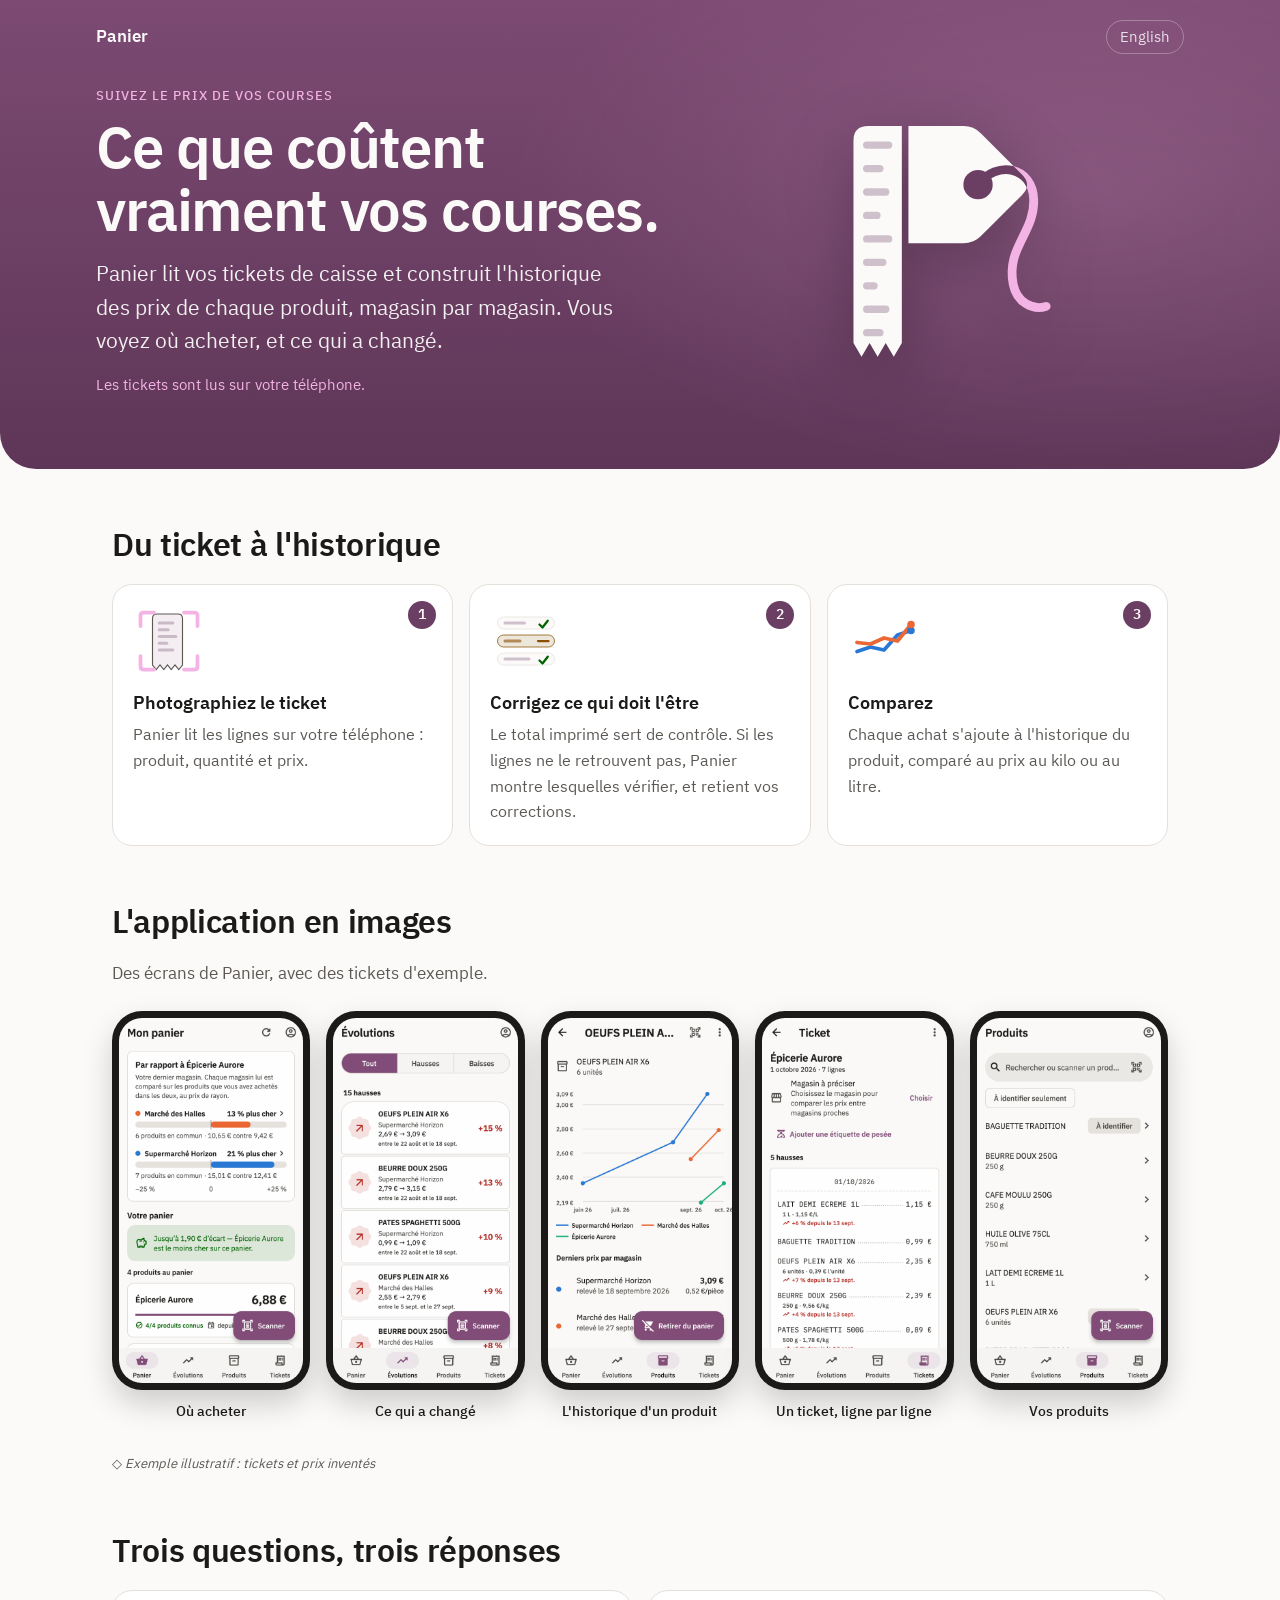
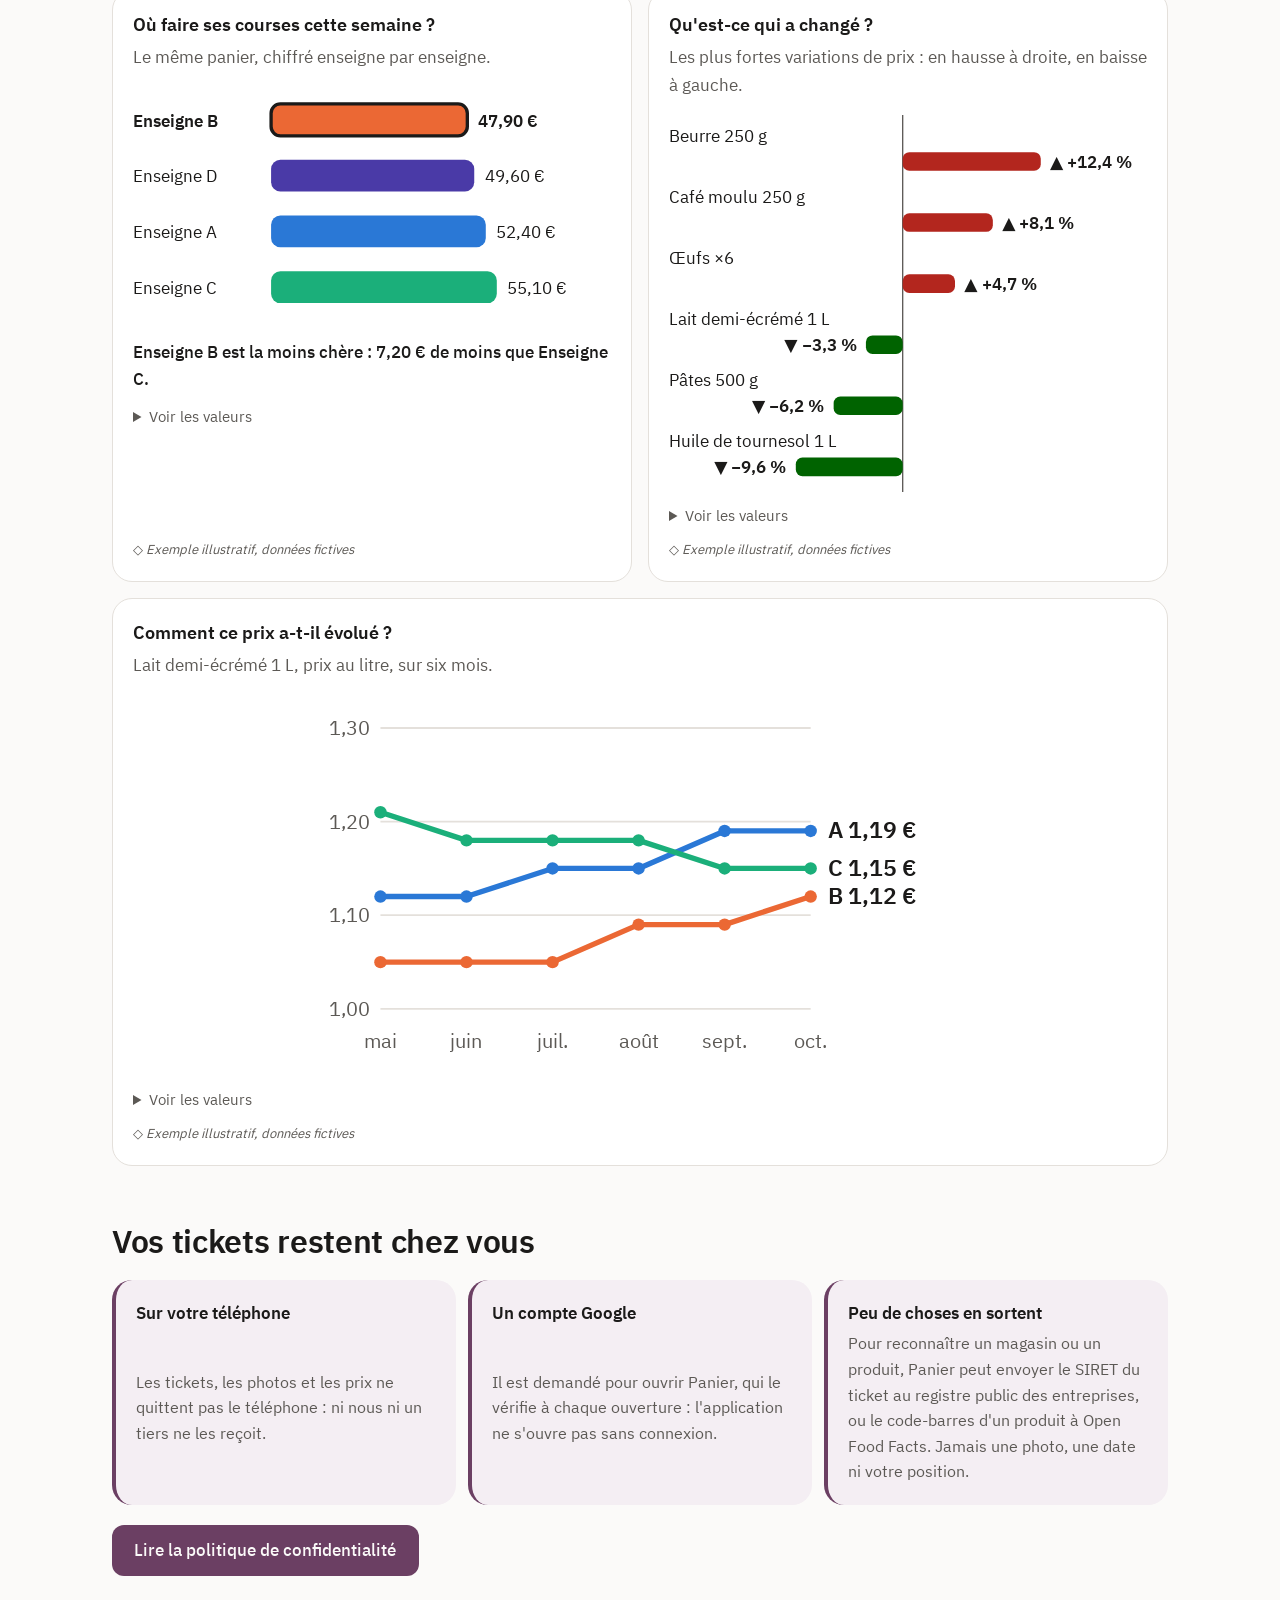
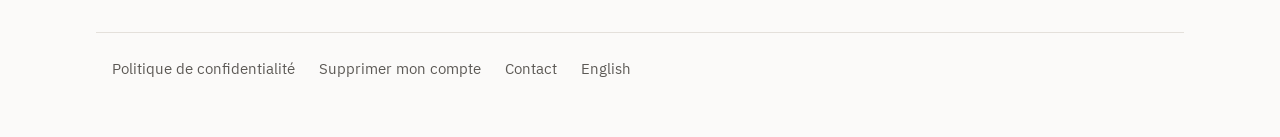
<file: index.html>
<!doctype html>
<html lang="fr">
<head>
<meta charset="utf-8">
<meta name="viewport" content="width=device-width, initial-scale=1">
<title>Panier — ce que coûtent vraiment vos courses</title>
<meta name="description" content="Panier lit vos tickets de caisse et construit l&#x27;historique des prix de chaque produit, magasin par magasin.">
<meta name="theme-color" content="#6B3F63">
<meta property="og:title" content="Panier — ce que coûtent vraiment vos courses">
<meta property="og:description" content="Panier lit vos tickets de caisse et construit l&#x27;historique des prix de chaque produit, magasin par magasin.">
<meta property="og:image" content="https://kaviniprod.github.io/panier-privacy/feature-graphic.png">
<meta property="og:image:width" content="1024">
<meta property="og:image:height" content="500">
<link rel="icon" href="favicon.svg" type="image/svg+xml">
<link rel="apple-touch-icon" href="icon-512.png">
<link rel="stylesheet" href="home.css">
</head>
<body>
<a class="skip" href="#main">Aller au contenu</a>
<header class="hero">
<nav class="top"><span class="brand">Panier</span><a href="index.en.html" hreflang="en">English</a></nav>
<div class="hero-grid">
<div>
<p class="eyebrow">Suivez le prix de vos courses</p>
<h1>Ce que coûtent vraiment vos courses.</h1>
<p class="lead">Panier lit vos tickets de caisse et construit l&#x27;historique des prix de chaque produit, magasin par magasin. Vous voyez où acheter, et ce qui a changé.</p>
<p class="hero-note">Les tickets sont lus sur votre téléphone.</p>
</div>
<div class="hero-mark"><svg role="img" aria-label="Panier" class="mark" xmlns="http://www.w3.org/2000/svg" viewBox="300 262 424 500"><defs></defs><clipPath id="tag"><path d="M450 208 H600 Q628 208 648 228 L760 340 Q788 368 760 396 L648 508 Q628 528 600 528 H450 Z"/></clipPath><g transform="translate(512 512) scale(0.73) translate(-570 -523)"><path d="M640 368 C 690 300, 790 318, 792 410 C 794 500, 716 540, 736 640 C 746 690, 790 712, 826 700" fill="none" stroke="#F3B3E4" stroke-width="24" stroke-linecap="round"/><path d="M450 208 H600 Q628 208 648 228 L760 340 Q788 368 760 396 L648 508 Q628 528 600 528 H450 Z" fill="#FBFAF9"/><path d="M300 248 Q300 208 340 208 H432 V800 L410 838 L388 800 L366 838 L344 800 L322 838 L300 800 Z" fill="#FBFAF9"/><rect x="326" y="250" width="80" height="20" rx="10" fill="#6B3F63" opacity=".3"/><rect x="326" y="314" width="56" height="20" rx="10" fill="#6B3F63" opacity=".3"/><rect x="326" y="378" width="72" height="20" rx="10" fill="#6B3F63" opacity=".3"/><rect x="326" y="442" width="48" height="20" rx="10" fill="#6B3F63" opacity=".3"/><rect x="326" y="506" width="80" height="20" rx="10" fill="#6B3F63" opacity=".3"/><rect x="326" y="570" width="64" height="20" rx="10" fill="#6B3F63" opacity=".3"/><rect x="326" y="634" width="40" height="20" rx="10" fill="#6B3F63" opacity=".3"/><rect x="326" y="698" width="72" height="20" rx="10" fill="#6B3F63" opacity=".3"/><rect x="326" y="762" width="56" height="20" rx="10" fill="#6B3F63" opacity=".3"/><path d="M640 368 C 690 300, 790 318, 792 410 C 794 500, 716 540, 736 640 C 746 690, 790 712, 826 700" fill="none" stroke="#6B3F63" stroke-width="24" stroke-linecap="round" clip-path="url(#tag)"/><circle cx="640" cy="368" r="40" fill="#6B3F63"/></g></svg>
</div>
</div>
</header>
<main id="main">
<section aria-labelledby="steps"><h2 id="steps">Du ticket à l&#x27;historique</h2><ol class="steps"><li class="card step"><svg viewBox="0 0 96 96" aria-hidden="true" class="icon"><path d="M26 18 Q26 12 32 12 H60 Q66 12 66 18 V80 L61 86 L56 80 L51 86 L46 80 L41 86 L36 80 L31 86 L26 80 Z" fill="var(--tint)" stroke="var(--muted)" stroke-width="1.5"/><rect x="33" y="22" width="22" height="4" rx="2" fill="var(--plum)" opacity=".3"/><rect x="33" y="31" width="16" height="4" rx="2" fill="var(--plum)" opacity=".3"/><rect x="33" y="40" width="26" height="4" rx="2" fill="var(--plum)" opacity=".3"/><rect x="33" y="49" width="14" height="4" rx="2" fill="var(--plum)" opacity=".3"/><rect x="33" y="58" width="22" height="4" rx="2" fill="var(--plum)" opacity=".3"/><path d="M10 28 V14 Q10 10 14 10 H28 M68 10 H82 Q86 10 86 14 V28 M86 68 V82 Q86 86 82 86 H68 M28 86 H14 Q10 86 10 82 V68" fill="none" stroke="var(--pink)" stroke-width="5" stroke-linecap="round"/></svg><h3>Photographiez le ticket</h3><p>Panier lit les lignes sur votre téléphone : produit, quantité et prix.</p></li><li class="card step"><svg viewBox="0 0 96 96" aria-hidden="true" class="icon"><rect x="10" y="16" width="76" height="16" rx="8" fill="var(--paper)" stroke="var(--line)"/><rect x="18" y="22" width="30" height="4" rx="2" fill="var(--plum)" opacity=".3"/><rect x="10" y="40" width="76" height="16" rx="8" fill="var(--warnwash)" stroke="var(--warn)"/><rect x="18" y="46" width="24" height="4" rx="2" fill="var(--warn)" opacity=".6"/><rect x="10" y="64" width="76" height="16" rx="8" fill="var(--paper)" stroke="var(--line)"/><rect x="18" y="70" width="36" height="4" rx="2" fill="var(--plum)" opacity=".3"/><path d="M66 26 L70 30 L77 21 M66 74 L70 78 L77 69" fill="none" stroke="var(--fall)" stroke-width="3" stroke-linecap="round" stroke-linejoin="round"/><path d="M64 48 H78" stroke="var(--warn)" stroke-width="3" stroke-linecap="round"/></svg><h3>Corrigez ce qui doit l&#x27;être</h3><p>Le total imprimé sert de contrôle. Si les lignes ne le retrouvent pas, Panier montre lesquelles vérifier, et retient vos corrections.</p></li><li class="card step"><svg viewBox="0 0 96 96" aria-hidden="true" class="icon"><line x1="10" x2="86" y1="76" y2="76" class="grid"/><polyline points="12,62 30,56 48,60 66,40 84,34" fill="none" stroke="var(--s0)" stroke-width="5" stroke-linecap="round" stroke-linejoin="round"/><polyline points="12,50 30,52 48,44 66,48 84,26" fill="none" stroke="var(--s1)" stroke-width="5" stroke-linecap="round" stroke-linejoin="round"/><circle cx="84" cy="34" r="5" fill="var(--s0)"/><circle cx="84" cy="26" r="5" fill="var(--s1)"/></svg><h3>Comparez</h3><p>Chaque achat s&#x27;ajoute à l&#x27;historique du produit, comparé au prix au kilo ou au litre.</p></li></ol></section>
<section aria-labelledby="screens"><h2 id="screens">L&#x27;application en images</h2><p class="muted">Des écrans de Panier, avec des tickets d&#x27;exemple.</p><div class="gallery"><figure class="shot"><div class="phone"><img src="screens/panier.png" width="1080" height="2136" alt="Écran Mon panier : chaque magasin comparé au dernier visité, en écart de prix." loading="lazy" decoding="async"></div><figcaption>Où acheter</figcaption></figure><figure class="shot"><div class="phone"><img src="screens/evolutions.png" width="1080" height="2136" alt="Écran Évolutions : la liste des hausses de prix, avec l&#x27;ancien et le nouveau prix." loading="lazy" decoding="async"></div><figcaption>Ce qui a changé</figcaption></figure><figure class="shot"><div class="phone"><img src="screens/produit_detail.png" width="1080" height="2136" alt="Fiche d&#x27;un produit : le moins cher, le plus cher et la courbe de prix par magasin." loading="lazy" decoding="async"></div><figcaption>L&#x27;historique d&#x27;un produit</figcaption></figure><figure class="shot"><div class="phone"><img src="screens/ticket_detail.png" width="1080" height="2136" alt="Détail d&#x27;un ticket, ligne par ligne, avec les hausses depuis l&#x27;achat précédent." loading="lazy" decoding="async"></div><figcaption>Un ticket, ligne par ligne</figcaption></figure><figure class="shot"><div class="phone"><img src="screens/produits.png" width="1080" height="2136" alt="Écran Produits : les produits reconnus sur les tickets." loading="lazy" decoding="async"></div><figcaption>Vos produits</figcaption></figure></div><p class="sample">Exemple illustratif : tickets et prix inventés</p></section>
<section aria-labelledby="charts"><h2 id="charts">Trois questions, trois réponses</h2>
<div class="charts">
<article class="card chart-card" id="basket"><h3>Où faire ses courses cette semaine ?</h3><p class="muted">Le même panier, chiffré enseigne par enseigne.</p><svg viewBox="0 0 360 180" role="img" aria-labelledby="t-basket" class="chart"><title id="t-basket">Barres horizontales : prix d&#x27;un même panier par enseigne. Enseigne B 47,90 € (la moins chère); Enseigne D 49,60 €; Enseigne A 52,40 €; Enseigne C 55,10 €.</title><g class="bar" style="--i:0"><text x="0" y="29" class="lab strong">Enseigne B</text><rect x="104" y="12" width="147.8" height="24" rx="7" fill="var(--s1)" class="best"/><text x="259.8" y="29" class="val strong">47,90 €</text></g><g class="bar" style="--i:1"><text x="0" y="71" class="lab">Enseigne D</text><rect x="104" y="54" width="153.0" height="24" rx="7" fill="var(--s3)"/><text x="265.0" y="71" class="val">49,60 €</text></g><g class="bar" style="--i:2"><text x="0" y="113" class="lab">Enseigne A</text><rect x="104" y="96" width="161.7" height="24" rx="7" fill="var(--s0)"/><text x="273.7" y="113" class="val">52,40 €</text></g><g class="bar" style="--i:3"><text x="0" y="155" class="lab">Enseigne C</text><rect x="104" y="138" width="170.0" height="24" rx="7" fill="var(--s2)"/><text x="282.0" y="155" class="val">55,10 €</text></g></svg><p class="gap">Enseigne B est la moins chère : 7,20 € de moins que Enseigne C.</p><details><summary>Voir les valeurs</summary><ul class="values"><li>Enseigne B 47,90 € (la moins chère)</li><li>Enseigne D 49,60 €</li><li>Enseigne A 52,40 €</li><li>Enseigne C 55,10 €</li></ul></details><p class="sample">Exemple illustratif, données fictives</p></article>
<article class="card chart-card" id="movers"><h3>Qu&#x27;est-ce qui a changé ?</h3><p class="muted">Les plus fortes variations de prix : en hausse à droite, en baisse à gauche.</p><svg viewBox="0 0 360 284" role="img" aria-labelledby="t-movers" class="chart"><title id="t-movers">Barres divergentes : variation de prix par produit. Beurre 250 g +12,4 % (hausse); Café moulu 250 g +8,1 % (hausse); Œufs ×6 +4,7 % (hausse); Lait demi-écrémé 1 L −3,3 % (baisse); Pâtes 500 g −6,2 % (baisse); Huile de tournesol 1 L −9,6 % (baisse).</title><line x1="176" x2="176" y1="0" y2="284" class="grid axisline"/><g class="bar" style="--i:0"><text x="0" y="20" class="lab">Beurre 250 g</text><rect x="176" y="28" width="104.0" height="14" rx="5" fill="var(--rise)"/><text x="287.0" y="40" class="val strong" text-anchor="start" fill="var(--rise)">▲ +12,4 %</text></g><g class="bar" style="--i:1"><text x="0" y="66" class="lab">Café moulu 250 g</text><rect x="176" y="74" width="67.9" height="14" rx="5" fill="var(--rise)"/><text x="250.9" y="86" class="val strong" text-anchor="start" fill="var(--rise)">▲ +8,1 %</text></g><g class="bar" style="--i:2"><text x="0" y="112" class="lab">Œufs ×6</text><rect x="176" y="120" width="39.4" height="14" rx="5" fill="var(--rise)"/><text x="222.4" y="132" class="val strong" text-anchor="start" fill="var(--rise)">▲ +4,7 %</text></g><g class="bar" style="--i:3"><text x="0" y="158" class="lab">Lait demi-écrémé 1 L</text><rect x="148.3" y="166" width="27.7" height="14" rx="5" fill="var(--fall)"/><text x="141.3" y="178" class="val strong" text-anchor="end" fill="var(--fall)">▼ −3,3 %</text></g><g class="bar" style="--i:4"><text x="0" y="204" class="lab">Pâtes 500 g</text><rect x="124.0" y="212" width="52.0" height="14" rx="5" fill="var(--fall)"/><text x="117.0" y="224" class="val strong" text-anchor="end" fill="var(--fall)">▼ −6,2 %</text></g><g class="bar" style="--i:5"><text x="0" y="250" class="lab">Huile de tournesol 1 L</text><rect x="95.5" y="258" width="80.5" height="14" rx="5" fill="var(--fall)"/><text x="88.5" y="270" class="val strong" text-anchor="end" fill="var(--fall)">▼ −9,6 %</text></g></svg><details><summary>Voir les valeurs</summary><ul class="values"><li>Beurre 250 g +12,4 % (hausse)</li><li>Café moulu 250 g +8,1 % (hausse)</li><li>Œufs ×6 +4,7 % (hausse)</li><li>Lait demi-écrémé 1 L −3,3 % (baisse)</li><li>Pâtes 500 g −6,2 % (baisse)</li><li>Huile de tournesol 1 L −9,6 % (baisse)</li></ul></details><p class="sample">Exemple illustratif, données fictives</p></article>
<article class="card chart-card" id="history"><h3>Comment ce prix a-t-il évolué ?</h3><p class="muted">Lait demi-écrémé 1 L, prix au litre, sur six mois.</p><svg viewBox="0 0 360 214" role="img" aria-labelledby="t-history" class="chart"><title id="t-history">Courbes : Lait demi-écrémé 1 L, prix au litre par mois, pour trois enseignes. Enseigne A : mai 1,12, juin 1,12, juil. 1,15, août 1,15, sept. 1,19, oct. 1,19; Enseigne B : mai 1,05, juin 1,05, juil. 1,05, août 1,09, sept. 1,09, oct. 1,12; Enseigne C : mai 1,21, juin 1,18, juil. 1,18, août 1,18, sept. 1,15, oct. 1,15.</title><line x1="34" x2="276" y1="176.0" y2="176.0" class="grid"/><text x="28" y="180.0" class="axis" text-anchor="end">1,00</text><line x1="34" x2="276" y1="123.3" y2="123.3" class="grid"/><text x="28" y="127.3" class="axis" text-anchor="end">1,10</text><line x1="34" x2="276" y1="70.7" y2="70.7" class="grid"/><text x="28" y="74.7" class="axis" text-anchor="end">1,20</text><line x1="34" x2="276" y1="18.0" y2="18.0" class="grid"/><text x="28" y="22.0" class="axis" text-anchor="end">1,30</text><text x="34.0" y="198" class="axis" text-anchor="middle">mai</text><text x="82.4" y="198" class="axis" text-anchor="middle">juin</text><text x="130.8" y="198" class="axis" text-anchor="middle">juil.</text><text x="179.2" y="198" class="axis" text-anchor="middle">août</text><text x="227.6" y="198" class="axis" text-anchor="middle">sept.</text><text x="276.0" y="198" class="axis" text-anchor="middle">oct.</text><g class="line" style="--i:0"><polyline points="34.0,112.8 82.4,112.8 130.8,97.0 179.2,97.0 227.6,75.9 276.0,75.9" fill="none" stroke="var(--s0)" stroke-width="3" stroke-linejoin="round" stroke-linecap="round"/><circle cx="34.0" cy="112.8" r="3.5" fill="var(--s0)"/><circle cx="82.4" cy="112.8" r="3.5" fill="var(--s0)"/><circle cx="130.8" cy="97.0" r="3.5" fill="var(--s0)"/><circle cx="179.2" cy="97.0" r="3.5" fill="var(--s0)"/><circle cx="227.6" cy="75.9" r="3.5" fill="var(--s0)"/><circle cx="276.0" cy="75.9" r="3.5" fill="var(--s0)"/></g><g class="line" style="--i:1"><polyline points="34.0,149.7 82.4,149.7 130.8,149.7 179.2,128.6 227.6,128.6 276.0,112.8" fill="none" stroke="var(--s1)" stroke-width="3" stroke-linejoin="round" stroke-linecap="round"/><circle cx="34.0" cy="149.7" r="3.5" fill="var(--s1)"/><circle cx="82.4" cy="149.7" r="3.5" fill="var(--s1)"/><circle cx="130.8" cy="149.7" r="3.5" fill="var(--s1)"/><circle cx="179.2" cy="128.6" r="3.5" fill="var(--s1)"/><circle cx="227.6" cy="128.6" r="3.5" fill="var(--s1)"/><circle cx="276.0" cy="112.8" r="3.5" fill="var(--s1)"/></g><g class="line" style="--i:2"><polyline points="34.0,65.4 82.4,81.2 130.8,81.2 179.2,81.2 227.6,97.0 276.0,97.0" fill="none" stroke="var(--s2)" stroke-width="3" stroke-linejoin="round" stroke-linecap="round"/><circle cx="34.0" cy="65.4" r="3.5" fill="var(--s2)"/><circle cx="82.4" cy="81.2" r="3.5" fill="var(--s2)"/><circle cx="130.8" cy="81.2" r="3.5" fill="var(--s2)"/><circle cx="179.2" cy="81.2" r="3.5" fill="var(--s2)"/><circle cx="227.6" cy="97.0" r="3.5" fill="var(--s2)"/><circle cx="276.0" cy="97.0" r="3.5" fill="var(--s2)"/></g><text x="286" y="79.9" class="lab strong" fill="var(--s0)">A 1,19 €</text><text x="286" y="101.0" class="lab strong" fill="var(--s2)">C 1,15 €</text><text x="286" y="116.8" class="lab strong" fill="var(--s1)">B 1,12 €</text></svg><details><summary>Voir les valeurs</summary><ul class="values"><li>Enseigne A : mai 1,12, juin 1,12, juil. 1,15, août 1,15, sept. 1,19, oct. 1,19</li><li>Enseigne B : mai 1,05, juin 1,05, juil. 1,05, août 1,09, sept. 1,09, oct. 1,12</li><li>Enseigne C : mai 1,21, juin 1,18, juil. 1,18, août 1,18, sept. 1,15, oct. 1,15</li></ul></details><p class="sample">Exemple illustratif, données fictives</p></article>
</div></section>
<section aria-labelledby="privacy" class="privacy"><h2 id="privacy">Vos tickets restent chez vous</h2>
<ul class="privacy-list"><li><strong>Sur votre téléphone</strong><span>Les tickets, les photos et les prix ne quittent pas le téléphone : ni nous ni un tiers ne les reçoit.</span></li><li><strong>Un compte Google</strong><span>Il est demandé pour ouvrir Panier, qui le vérifie à chaque ouverture : l&#x27;application ne s&#x27;ouvre pas sans connexion.</span></li><li><strong>Peu de choses en sortent</strong><span>Pour reconnaître un magasin ou un produit, Panier peut envoyer le SIRET du ticket au registre public des entreprises, ou le code-barres d&#x27;un produit à Open Food Facts. Jamais une photo, une date ni votre position.</span></li></ul>
<p><a class="button" href="privacy-policy.html">Lire la politique de confidentialité</a></p></section>
</main>
<footer><a href="privacy-policy.html">Politique de confidentialité</a><a href="account-deletion.html">Supprimer mon compte</a>
<a href="mailto:contact.kavini@gmail.com">Contact</a><a href="index.en.html" hreflang="en">English</a></footer>
</body>
</html>
</file>
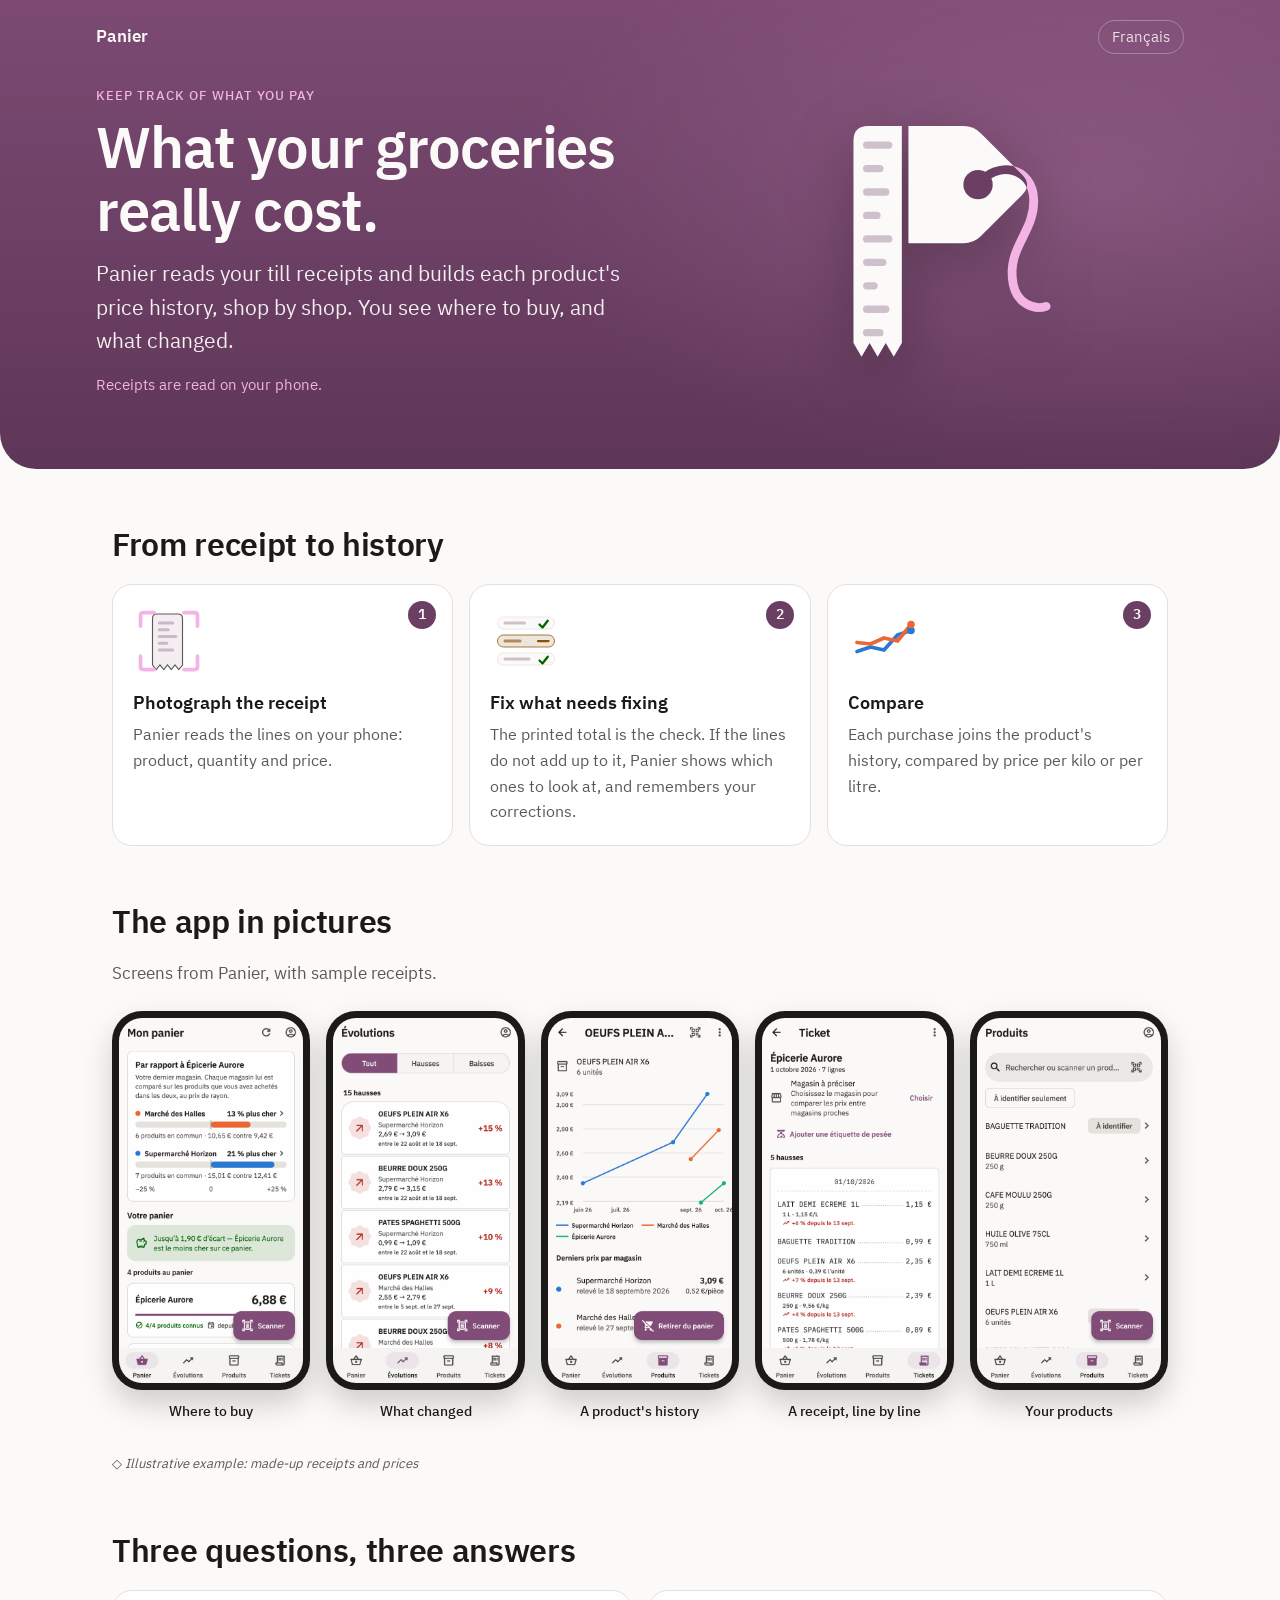
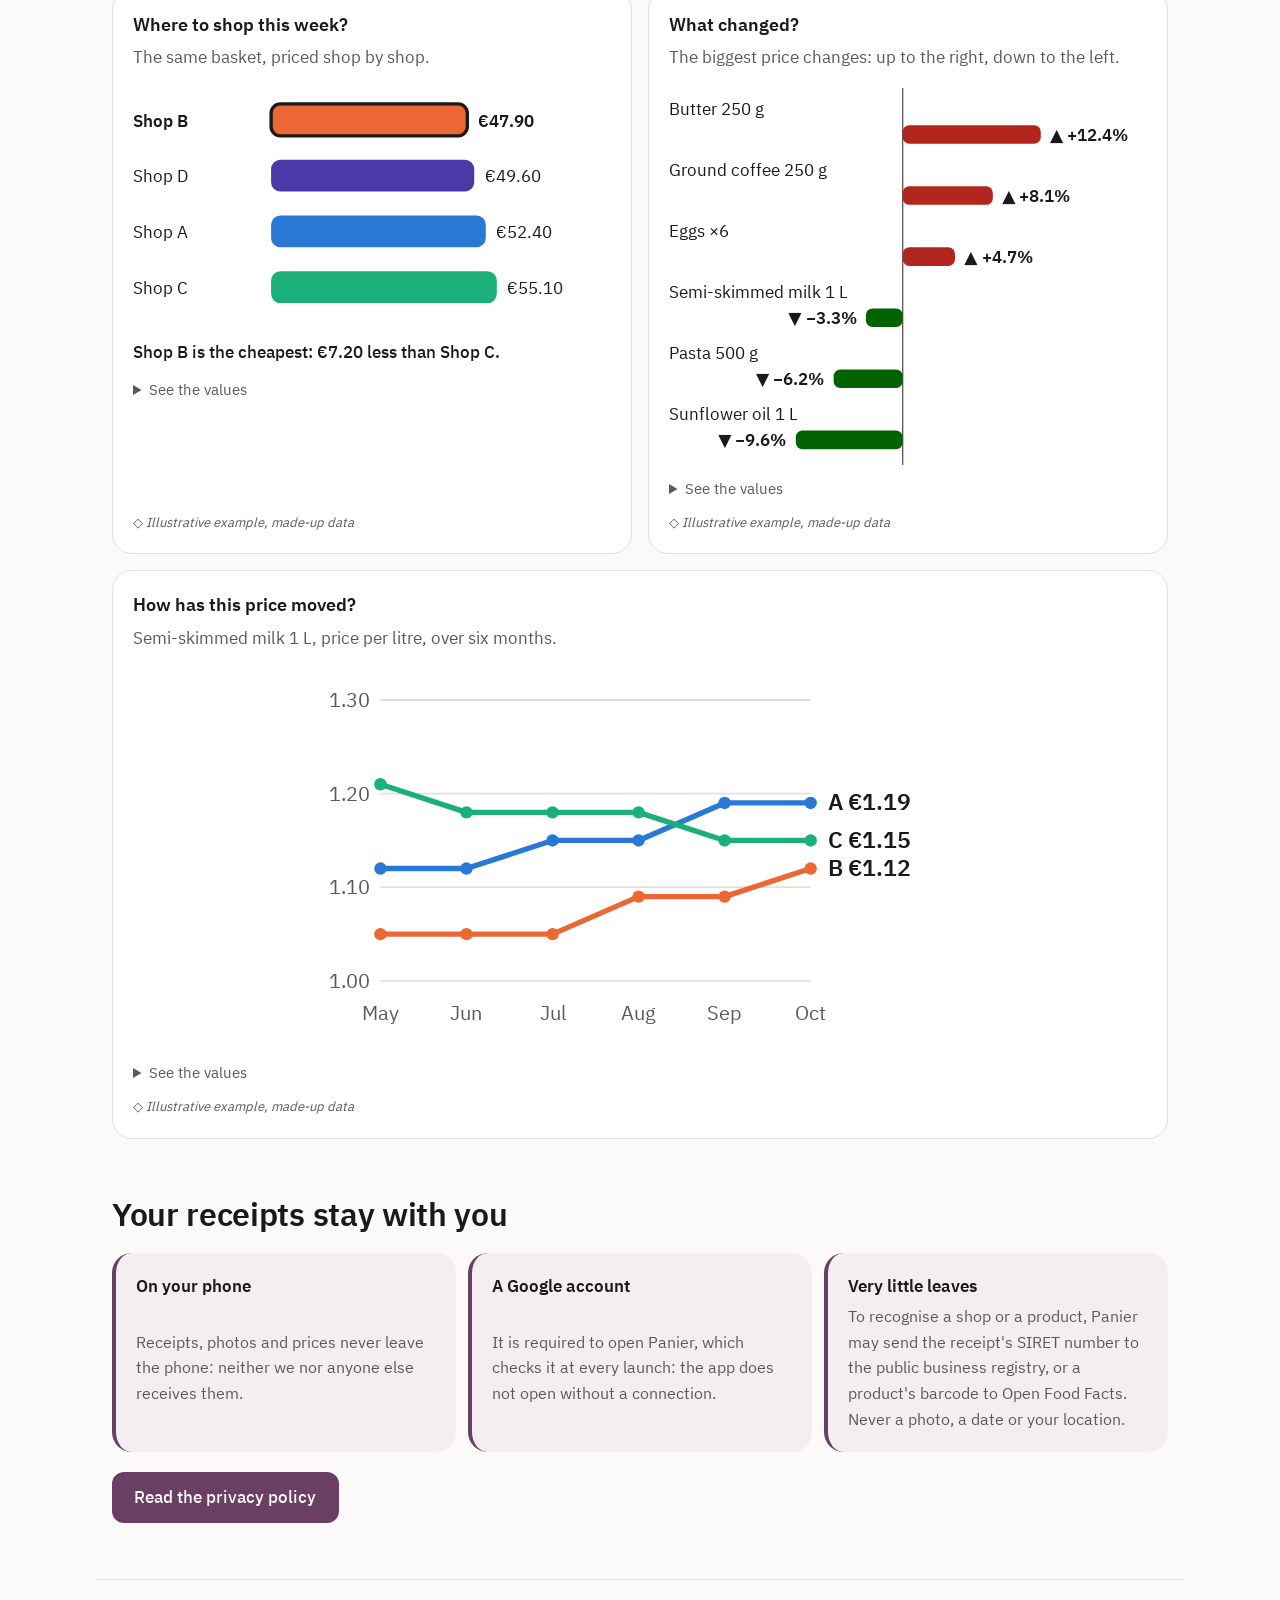
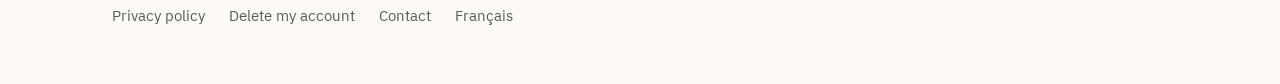
<file: index.en.html>
<!doctype html>
<html lang="en">
<head>
<meta charset="utf-8">
<meta name="viewport" content="width=device-width, initial-scale=1">
<title>Panier — what your groceries really cost</title>
<meta name="description" content="Panier reads your till receipts and builds each product&#x27;s price history, shop by shop.">
<meta name="theme-color" content="#6B3F63">
<meta property="og:title" content="Panier — what your groceries really cost">
<meta property="og:description" content="Panier reads your till receipts and builds each product&#x27;s price history, shop by shop.">
<meta property="og:image" content="https://kaviniprod.github.io/panier-privacy/feature-graphic.png">
<meta property="og:image:width" content="1024">
<meta property="og:image:height" content="500">
<link rel="icon" href="favicon.svg" type="image/svg+xml">
<link rel="apple-touch-icon" href="icon-512.png">
<link rel="stylesheet" href="home.css">
</head>
<body>
<a class="skip" href="#main">Skip to content</a>
<header class="hero">
<nav class="top"><span class="brand">Panier</span><a href="index.html" hreflang="fr">Français</a></nav>
<div class="hero-grid">
<div>
<p class="eyebrow">Keep track of what you pay</p>
<h1>What your groceries really cost.</h1>
<p class="lead">Panier reads your till receipts and builds each product&#x27;s price history, shop by shop. You see where to buy, and what changed.</p>
<p class="hero-note">Receipts are read on your phone.</p>
</div>
<div class="hero-mark"><svg role="img" aria-label="Panier" class="mark" xmlns="http://www.w3.org/2000/svg" viewBox="300 262 424 500"><defs></defs><clipPath id="tag"><path d="M450 208 H600 Q628 208 648 228 L760 340 Q788 368 760 396 L648 508 Q628 528 600 528 H450 Z"/></clipPath><g transform="translate(512 512) scale(0.73) translate(-570 -523)"><path d="M640 368 C 690 300, 790 318, 792 410 C 794 500, 716 540, 736 640 C 746 690, 790 712, 826 700" fill="none" stroke="#F3B3E4" stroke-width="24" stroke-linecap="round"/><path d="M450 208 H600 Q628 208 648 228 L760 340 Q788 368 760 396 L648 508 Q628 528 600 528 H450 Z" fill="#FBFAF9"/><path d="M300 248 Q300 208 340 208 H432 V800 L410 838 L388 800 L366 838 L344 800 L322 838 L300 800 Z" fill="#FBFAF9"/><rect x="326" y="250" width="80" height="20" rx="10" fill="#6B3F63" opacity=".3"/><rect x="326" y="314" width="56" height="20" rx="10" fill="#6B3F63" opacity=".3"/><rect x="326" y="378" width="72" height="20" rx="10" fill="#6B3F63" opacity=".3"/><rect x="326" y="442" width="48" height="20" rx="10" fill="#6B3F63" opacity=".3"/><rect x="326" y="506" width="80" height="20" rx="10" fill="#6B3F63" opacity=".3"/><rect x="326" y="570" width="64" height="20" rx="10" fill="#6B3F63" opacity=".3"/><rect x="326" y="634" width="40" height="20" rx="10" fill="#6B3F63" opacity=".3"/><rect x="326" y="698" width="72" height="20" rx="10" fill="#6B3F63" opacity=".3"/><rect x="326" y="762" width="56" height="20" rx="10" fill="#6B3F63" opacity=".3"/><path d="M640 368 C 690 300, 790 318, 792 410 C 794 500, 716 540, 736 640 C 746 690, 790 712, 826 700" fill="none" stroke="#6B3F63" stroke-width="24" stroke-linecap="round" clip-path="url(#tag)"/><circle cx="640" cy="368" r="40" fill="#6B3F63"/></g></svg>
</div>
</div>
</header>
<main id="main">
<section aria-labelledby="steps"><h2 id="steps">From receipt to history</h2><ol class="steps"><li class="card step"><svg viewBox="0 0 96 96" aria-hidden="true" class="icon"><path d="M26 18 Q26 12 32 12 H60 Q66 12 66 18 V80 L61 86 L56 80 L51 86 L46 80 L41 86 L36 80 L31 86 L26 80 Z" fill="var(--tint)" stroke="var(--muted)" stroke-width="1.5"/><rect x="33" y="22" width="22" height="4" rx="2" fill="var(--plum)" opacity=".3"/><rect x="33" y="31" width="16" height="4" rx="2" fill="var(--plum)" opacity=".3"/><rect x="33" y="40" width="26" height="4" rx="2" fill="var(--plum)" opacity=".3"/><rect x="33" y="49" width="14" height="4" rx="2" fill="var(--plum)" opacity=".3"/><rect x="33" y="58" width="22" height="4" rx="2" fill="var(--plum)" opacity=".3"/><path d="M10 28 V14 Q10 10 14 10 H28 M68 10 H82 Q86 10 86 14 V28 M86 68 V82 Q86 86 82 86 H68 M28 86 H14 Q10 86 10 82 V68" fill="none" stroke="var(--pink)" stroke-width="5" stroke-linecap="round"/></svg><h3>Photograph the receipt</h3><p>Panier reads the lines on your phone: product, quantity and price.</p></li><li class="card step"><svg viewBox="0 0 96 96" aria-hidden="true" class="icon"><rect x="10" y="16" width="76" height="16" rx="8" fill="var(--paper)" stroke="var(--line)"/><rect x="18" y="22" width="30" height="4" rx="2" fill="var(--plum)" opacity=".3"/><rect x="10" y="40" width="76" height="16" rx="8" fill="var(--warnwash)" stroke="var(--warn)"/><rect x="18" y="46" width="24" height="4" rx="2" fill="var(--warn)" opacity=".6"/><rect x="10" y="64" width="76" height="16" rx="8" fill="var(--paper)" stroke="var(--line)"/><rect x="18" y="70" width="36" height="4" rx="2" fill="var(--plum)" opacity=".3"/><path d="M66 26 L70 30 L77 21 M66 74 L70 78 L77 69" fill="none" stroke="var(--fall)" stroke-width="3" stroke-linecap="round" stroke-linejoin="round"/><path d="M64 48 H78" stroke="var(--warn)" stroke-width="3" stroke-linecap="round"/></svg><h3>Fix what needs fixing</h3><p>The printed total is the check. If the lines do not add up to it, Panier shows which ones to look at, and remembers your corrections.</p></li><li class="card step"><svg viewBox="0 0 96 96" aria-hidden="true" class="icon"><line x1="10" x2="86" y1="76" y2="76" class="grid"/><polyline points="12,62 30,56 48,60 66,40 84,34" fill="none" stroke="var(--s0)" stroke-width="5" stroke-linecap="round" stroke-linejoin="round"/><polyline points="12,50 30,52 48,44 66,48 84,26" fill="none" stroke="var(--s1)" stroke-width="5" stroke-linecap="round" stroke-linejoin="round"/><circle cx="84" cy="34" r="5" fill="var(--s0)"/><circle cx="84" cy="26" r="5" fill="var(--s1)"/></svg><h3>Compare</h3><p>Each purchase joins the product&#x27;s history, compared by price per kilo or per litre.</p></li></ol></section>
<section aria-labelledby="screens"><h2 id="screens">The app in pictures</h2><p class="muted">Screens from Panier, with sample receipts.</p><div class="gallery"><figure class="shot"><div class="phone"><img src="screens/panier.png" width="1080" height="2136" alt="My basket screen: each shop compared with the last one visited, as a price gap." loading="lazy" decoding="async"></div><figcaption>Where to buy</figcaption></figure><figure class="shot"><div class="phone"><img src="screens/evolutions.png" width="1080" height="2136" alt="Trends screen: the list of price rises, with the old and new price." loading="lazy" decoding="async"></div><figcaption>What changed</figcaption></figure><figure class="shot"><div class="phone"><img src="screens/produit_detail.png" width="1080" height="2136" alt="A product page: cheapest, dearest and the price curve by shop." loading="lazy" decoding="async"></div><figcaption>A product&#x27;s history</figcaption></figure><figure class="shot"><div class="phone"><img src="screens/ticket_detail.png" width="1080" height="2136" alt="A receipt in detail, line by line, with the rises since the previous purchase." loading="lazy" decoding="async"></div><figcaption>A receipt, line by line</figcaption></figure><figure class="shot"><div class="phone"><img src="screens/produits.png" width="1080" height="2136" alt="Products screen: the products recognised on receipts." loading="lazy" decoding="async"></div><figcaption>Your products</figcaption></figure></div><p class="sample">Illustrative example: made-up receipts and prices</p></section>
<section aria-labelledby="charts"><h2 id="charts">Three questions, three answers</h2>
<div class="charts">
<article class="card chart-card" id="basket"><h3>Where to shop this week?</h3><p class="muted">The same basket, priced shop by shop.</p><svg viewBox="0 0 360 180" role="img" aria-labelledby="t-basket" class="chart"><title id="t-basket">Horizontal bars: the price of the same basket by shop. Shop B €47.90 (cheapest); Shop D €49.60; Shop A €52.40; Shop C €55.10.</title><g class="bar" style="--i:0"><text x="0" y="29" class="lab strong">Shop B</text><rect x="104" y="12" width="147.8" height="24" rx="7" fill="var(--s1)" class="best"/><text x="259.8" y="29" class="val strong">€47.90</text></g><g class="bar" style="--i:1"><text x="0" y="71" class="lab">Shop D</text><rect x="104" y="54" width="153.0" height="24" rx="7" fill="var(--s3)"/><text x="265.0" y="71" class="val">€49.60</text></g><g class="bar" style="--i:2"><text x="0" y="113" class="lab">Shop A</text><rect x="104" y="96" width="161.7" height="24" rx="7" fill="var(--s0)"/><text x="273.7" y="113" class="val">€52.40</text></g><g class="bar" style="--i:3"><text x="0" y="155" class="lab">Shop C</text><rect x="104" y="138" width="170.0" height="24" rx="7" fill="var(--s2)"/><text x="282.0" y="155" class="val">€55.10</text></g></svg><p class="gap">Shop B is the cheapest: €7.20 less than Shop C.</p><details><summary>See the values</summary><ul class="values"><li>Shop B €47.90 (cheapest)</li><li>Shop D €49.60</li><li>Shop A €52.40</li><li>Shop C €55.10</li></ul></details><p class="sample">Illustrative example, made-up data</p></article>
<article class="card chart-card" id="movers"><h3>What changed?</h3><p class="muted">The biggest price changes: up to the right, down to the left.</p><svg viewBox="0 0 360 284" role="img" aria-labelledby="t-movers" class="chart"><title id="t-movers">Diverging bars: price change by product. Butter 250 g +12.4% (up); Ground coffee 250 g +8.1% (up); Eggs ×6 +4.7% (up); Semi-skimmed milk 1 L −3.3% (down); Pasta 500 g −6.2% (down); Sunflower oil 1 L −9.6% (down).</title><line x1="176" x2="176" y1="0" y2="284" class="grid axisline"/><g class="bar" style="--i:0"><text x="0" y="20" class="lab">Butter 250 g</text><rect x="176" y="28" width="104.0" height="14" rx="5" fill="var(--rise)"/><text x="287.0" y="40" class="val strong" text-anchor="start" fill="var(--rise)">▲ +12.4%</text></g><g class="bar" style="--i:1"><text x="0" y="66" class="lab">Ground coffee 250 g</text><rect x="176" y="74" width="67.9" height="14" rx="5" fill="var(--rise)"/><text x="250.9" y="86" class="val strong" text-anchor="start" fill="var(--rise)">▲ +8.1%</text></g><g class="bar" style="--i:2"><text x="0" y="112" class="lab">Eggs ×6</text><rect x="176" y="120" width="39.4" height="14" rx="5" fill="var(--rise)"/><text x="222.4" y="132" class="val strong" text-anchor="start" fill="var(--rise)">▲ +4.7%</text></g><g class="bar" style="--i:3"><text x="0" y="158" class="lab">Semi-skimmed milk 1 L</text><rect x="148.3" y="166" width="27.7" height="14" rx="5" fill="var(--fall)"/><text x="141.3" y="178" class="val strong" text-anchor="end" fill="var(--fall)">▼ −3.3%</text></g><g class="bar" style="--i:4"><text x="0" y="204" class="lab">Pasta 500 g</text><rect x="124.0" y="212" width="52.0" height="14" rx="5" fill="var(--fall)"/><text x="117.0" y="224" class="val strong" text-anchor="end" fill="var(--fall)">▼ −6.2%</text></g><g class="bar" style="--i:5"><text x="0" y="250" class="lab">Sunflower oil 1 L</text><rect x="95.5" y="258" width="80.5" height="14" rx="5" fill="var(--fall)"/><text x="88.5" y="270" class="val strong" text-anchor="end" fill="var(--fall)">▼ −9.6%</text></g></svg><details><summary>See the values</summary><ul class="values"><li>Butter 250 g +12.4% (up)</li><li>Ground coffee 250 g +8.1% (up)</li><li>Eggs ×6 +4.7% (up)</li><li>Semi-skimmed milk 1 L −3.3% (down)</li><li>Pasta 500 g −6.2% (down)</li><li>Sunflower oil 1 L −9.6% (down)</li></ul></details><p class="sample">Illustrative example, made-up data</p></article>
<article class="card chart-card" id="history"><h3>How has this price moved?</h3><p class="muted">Semi-skimmed milk 1 L, price per litre, over six months.</p><svg viewBox="0 0 360 214" role="img" aria-labelledby="t-history" class="chart"><title id="t-history">Lines: Semi-skimmed milk 1 L, price per litre by month, at three shops. Shop A : May 1.12, Jun 1.12, Jul 1.15, Aug 1.15, Sep 1.19, Oct 1.19; Shop B : May 1.05, Jun 1.05, Jul 1.05, Aug 1.09, Sep 1.09, Oct 1.12; Shop C : May 1.21, Jun 1.18, Jul 1.18, Aug 1.18, Sep 1.15, Oct 1.15.</title><line x1="34" x2="276" y1="176.0" y2="176.0" class="grid"/><text x="28" y="180.0" class="axis" text-anchor="end">1.00</text><line x1="34" x2="276" y1="123.3" y2="123.3" class="grid"/><text x="28" y="127.3" class="axis" text-anchor="end">1.10</text><line x1="34" x2="276" y1="70.7" y2="70.7" class="grid"/><text x="28" y="74.7" class="axis" text-anchor="end">1.20</text><line x1="34" x2="276" y1="18.0" y2="18.0" class="grid"/><text x="28" y="22.0" class="axis" text-anchor="end">1.30</text><text x="34.0" y="198" class="axis" text-anchor="middle">May</text><text x="82.4" y="198" class="axis" text-anchor="middle">Jun</text><text x="130.8" y="198" class="axis" text-anchor="middle">Jul</text><text x="179.2" y="198" class="axis" text-anchor="middle">Aug</text><text x="227.6" y="198" class="axis" text-anchor="middle">Sep</text><text x="276.0" y="198" class="axis" text-anchor="middle">Oct</text><g class="line" style="--i:0"><polyline points="34.0,112.8 82.4,112.8 130.8,97.0 179.2,97.0 227.6,75.9 276.0,75.9" fill="none" stroke="var(--s0)" stroke-width="3" stroke-linejoin="round" stroke-linecap="round"/><circle cx="34.0" cy="112.8" r="3.5" fill="var(--s0)"/><circle cx="82.4" cy="112.8" r="3.5" fill="var(--s0)"/><circle cx="130.8" cy="97.0" r="3.5" fill="var(--s0)"/><circle cx="179.2" cy="97.0" r="3.5" fill="var(--s0)"/><circle cx="227.6" cy="75.9" r="3.5" fill="var(--s0)"/><circle cx="276.0" cy="75.9" r="3.5" fill="var(--s0)"/></g><g class="line" style="--i:1"><polyline points="34.0,149.7 82.4,149.7 130.8,149.7 179.2,128.6 227.6,128.6 276.0,112.8" fill="none" stroke="var(--s1)" stroke-width="3" stroke-linejoin="round" stroke-linecap="round"/><circle cx="34.0" cy="149.7" r="3.5" fill="var(--s1)"/><circle cx="82.4" cy="149.7" r="3.5" fill="var(--s1)"/><circle cx="130.8" cy="149.7" r="3.5" fill="var(--s1)"/><circle cx="179.2" cy="128.6" r="3.5" fill="var(--s1)"/><circle cx="227.6" cy="128.6" r="3.5" fill="var(--s1)"/><circle cx="276.0" cy="112.8" r="3.5" fill="var(--s1)"/></g><g class="line" style="--i:2"><polyline points="34.0,65.4 82.4,81.2 130.8,81.2 179.2,81.2 227.6,97.0 276.0,97.0" fill="none" stroke="var(--s2)" stroke-width="3" stroke-linejoin="round" stroke-linecap="round"/><circle cx="34.0" cy="65.4" r="3.5" fill="var(--s2)"/><circle cx="82.4" cy="81.2" r="3.5" fill="var(--s2)"/><circle cx="130.8" cy="81.2" r="3.5" fill="var(--s2)"/><circle cx="179.2" cy="81.2" r="3.5" fill="var(--s2)"/><circle cx="227.6" cy="97.0" r="3.5" fill="var(--s2)"/><circle cx="276.0" cy="97.0" r="3.5" fill="var(--s2)"/></g><text x="286" y="79.9" class="lab strong" fill="var(--s0)">A €1.19</text><text x="286" y="101.0" class="lab strong" fill="var(--s2)">C €1.15</text><text x="286" y="116.8" class="lab strong" fill="var(--s1)">B €1.12</text></svg><details><summary>See the values</summary><ul class="values"><li>Shop A : May 1.12, Jun 1.12, Jul 1.15, Aug 1.15, Sep 1.19, Oct 1.19</li><li>Shop B : May 1.05, Jun 1.05, Jul 1.05, Aug 1.09, Sep 1.09, Oct 1.12</li><li>Shop C : May 1.21, Jun 1.18, Jul 1.18, Aug 1.18, Sep 1.15, Oct 1.15</li></ul></details><p class="sample">Illustrative example, made-up data</p></article>
</div></section>
<section aria-labelledby="privacy" class="privacy"><h2 id="privacy">Your receipts stay with you</h2>
<ul class="privacy-list"><li><strong>On your phone</strong><span>Receipts, photos and prices never leave the phone: neither we nor anyone else receives them.</span></li><li><strong>A Google account</strong><span>It is required to open Panier, which checks it at every launch: the app does not open without a connection.</span></li><li><strong>Very little leaves</strong><span>To recognise a shop or a product, Panier may send the receipt&#x27;s SIRET number to the public business registry, or a product&#x27;s barcode to Open Food Facts. Never a photo, a date or your location.</span></li></ul>
<p><a class="button" href="privacy-policy.en.html">Read the privacy policy</a></p></section>
</main>
<footer><a href="privacy-policy.en.html">Privacy policy</a><a href="account-deletion.en.html">Delete my account</a>
<a href="mailto:contact.kavini@gmail.com">Contact</a><a href="index.html" hreflang="fr">Français</a></footer>
</body>
</html>
</file>
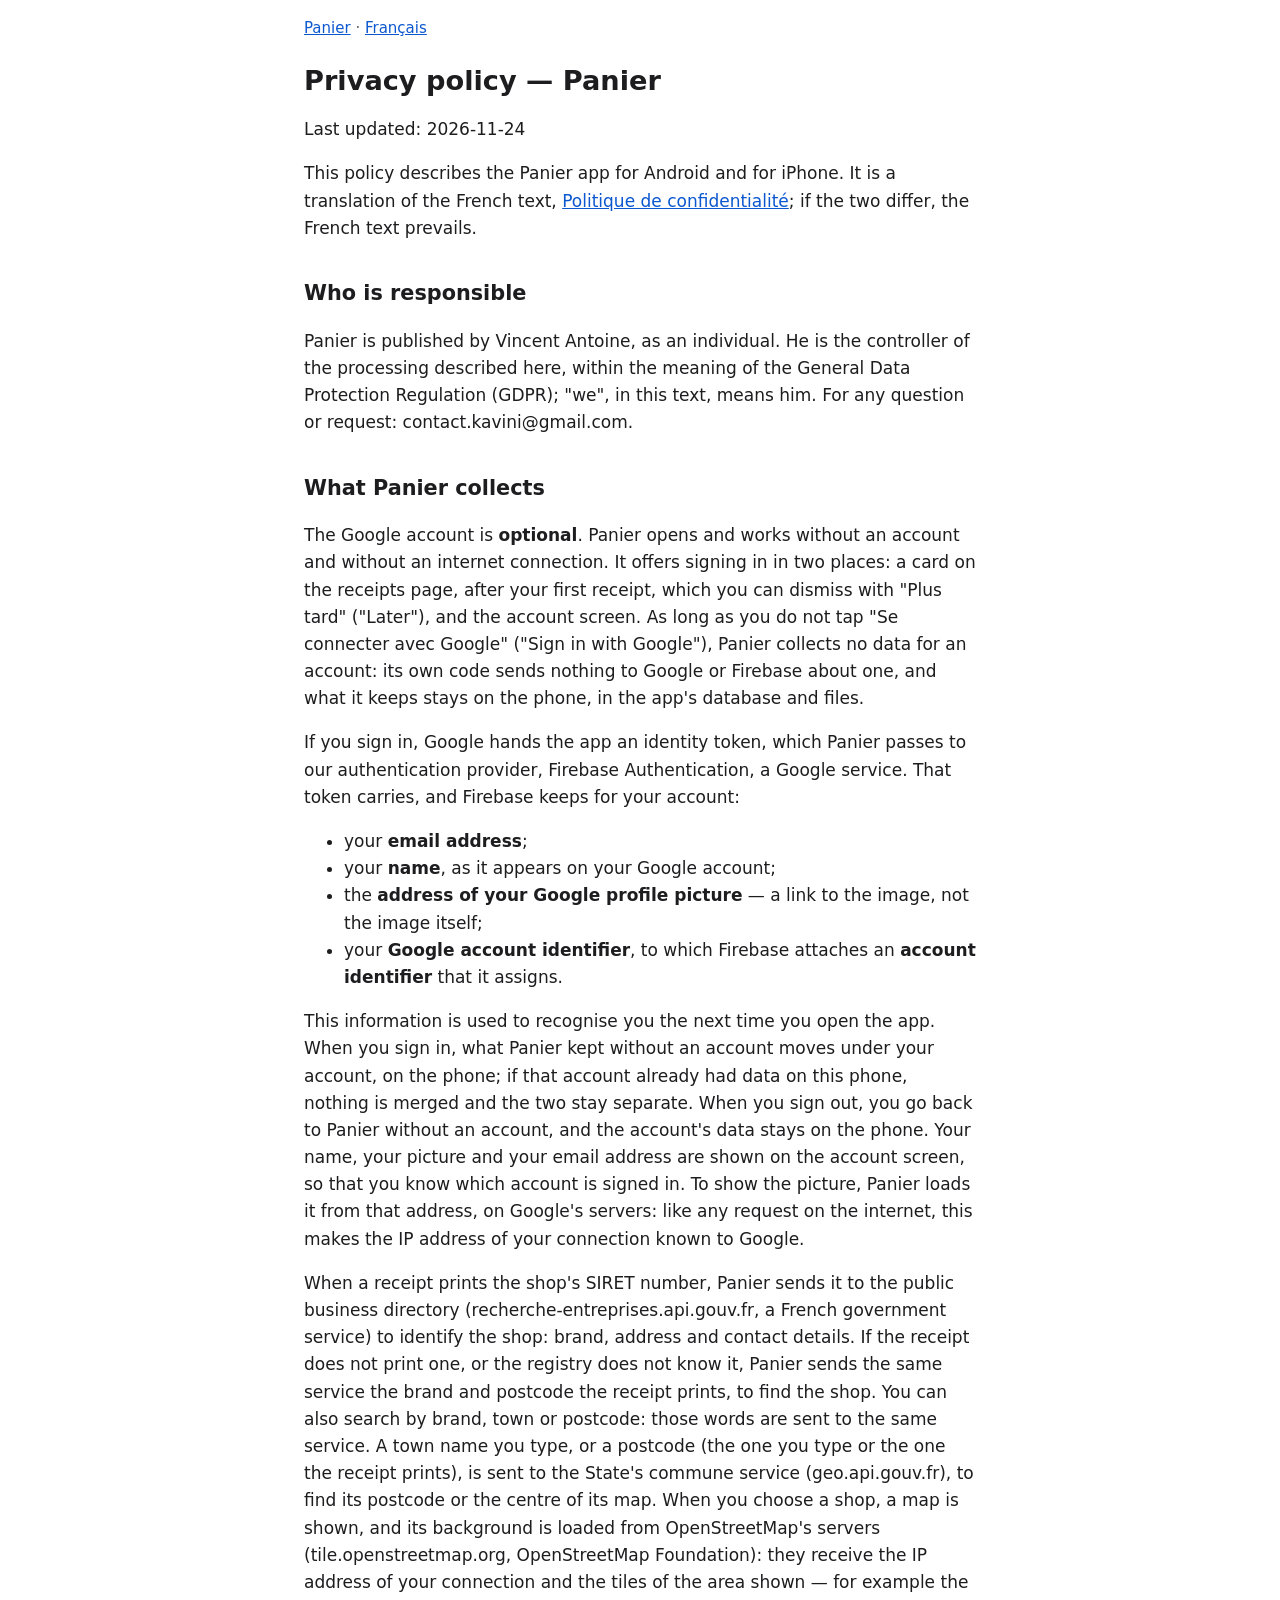
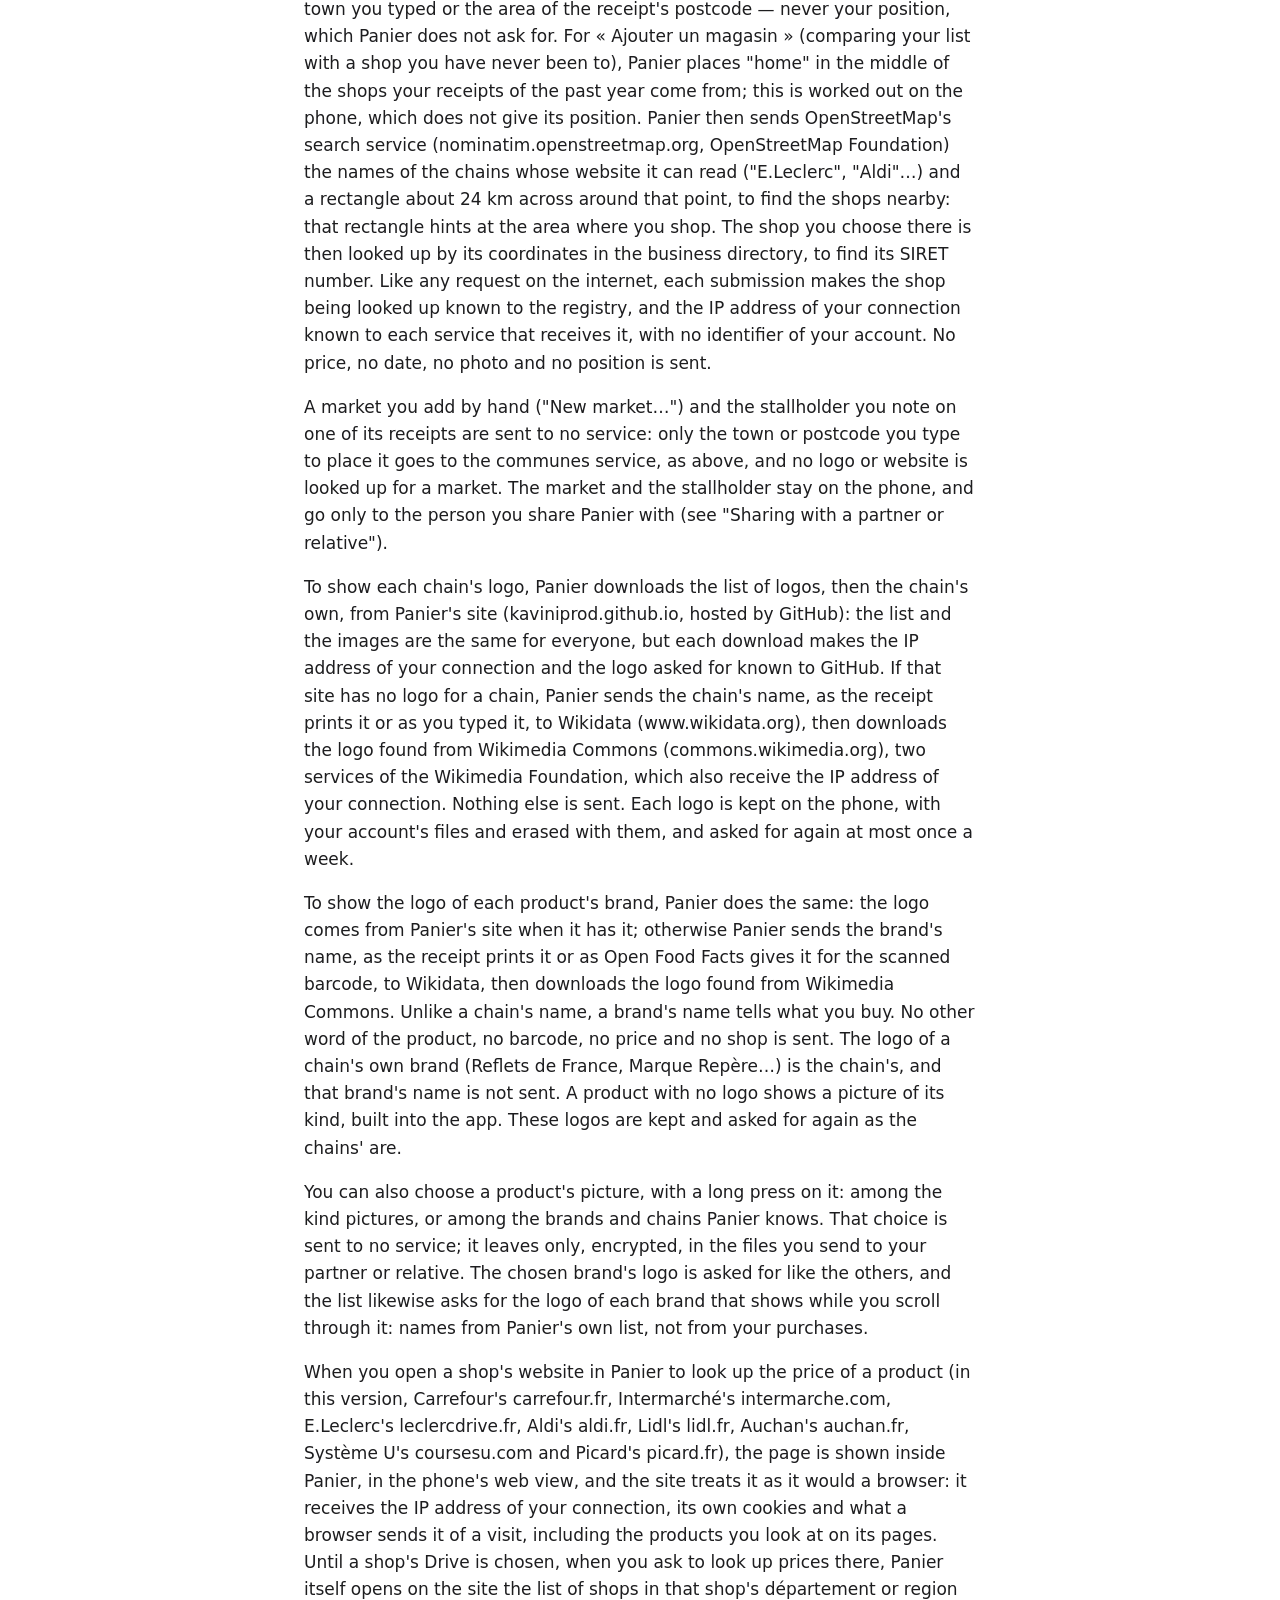
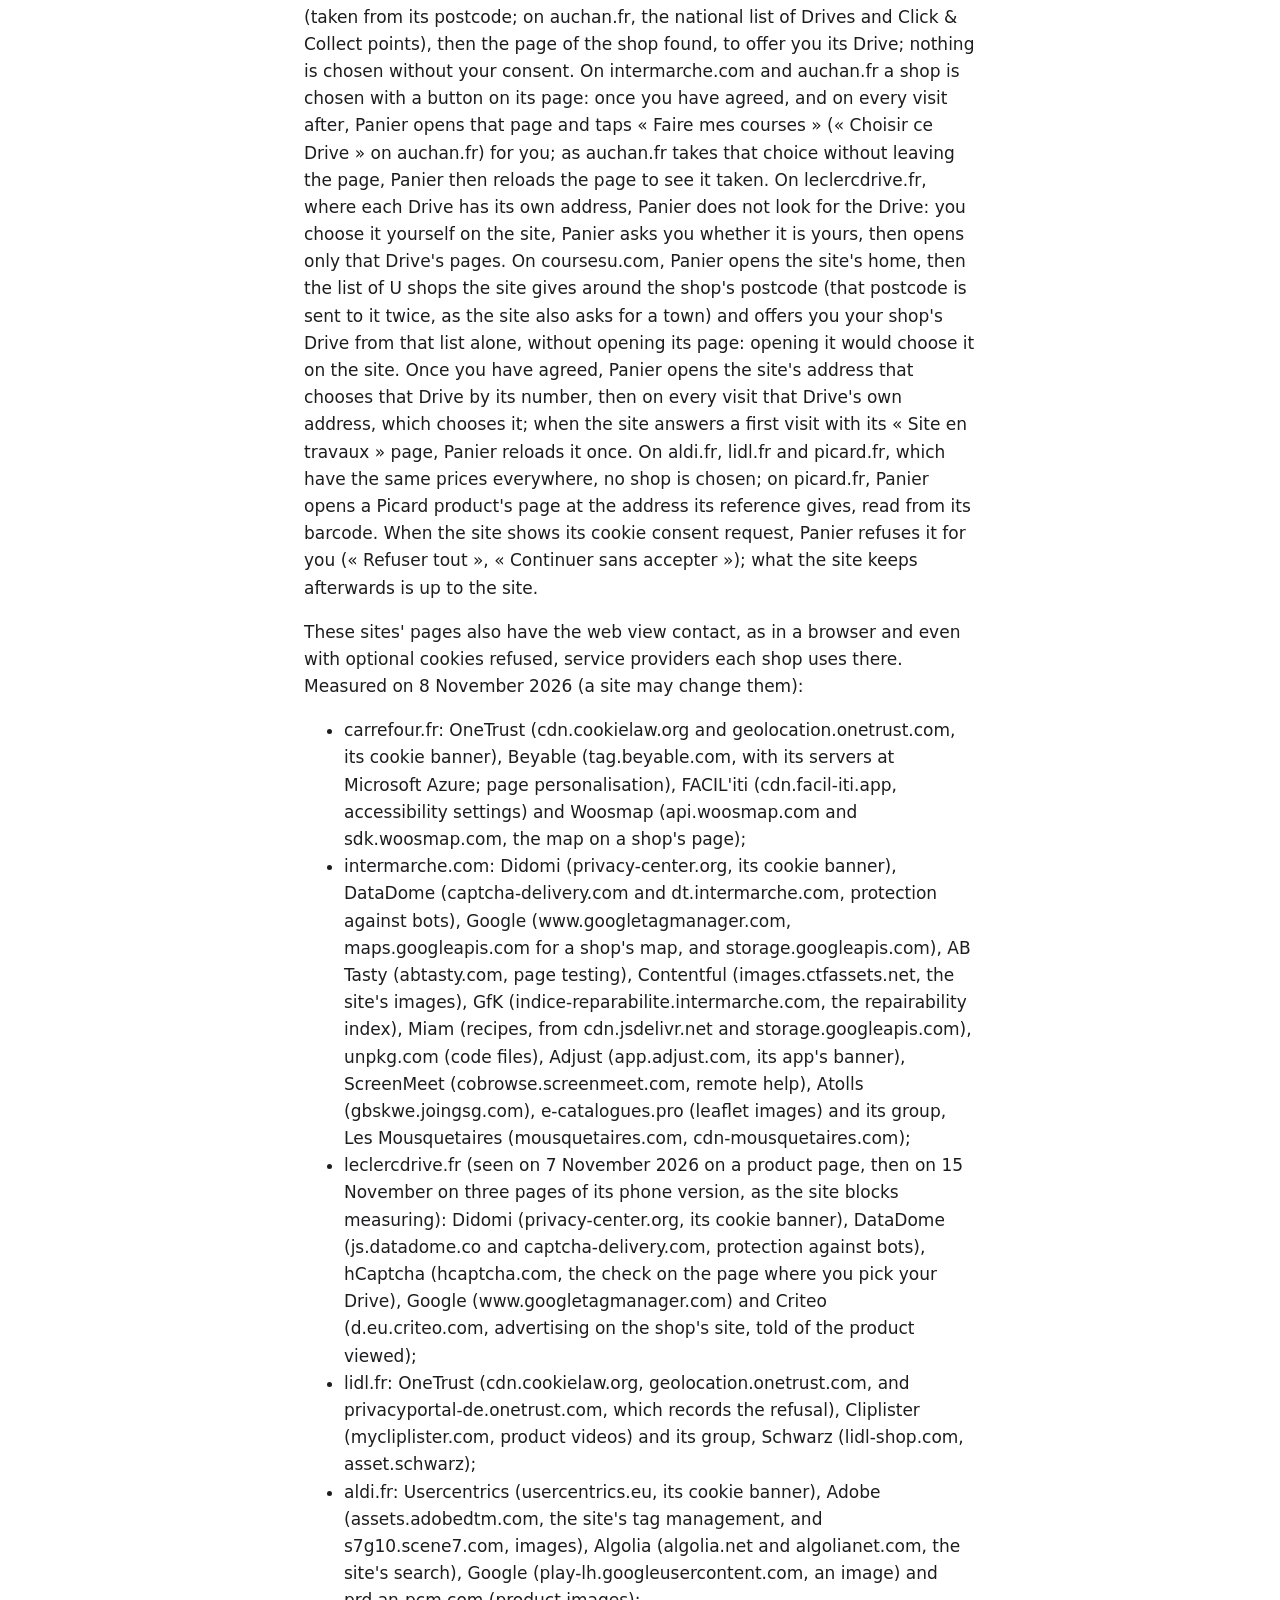
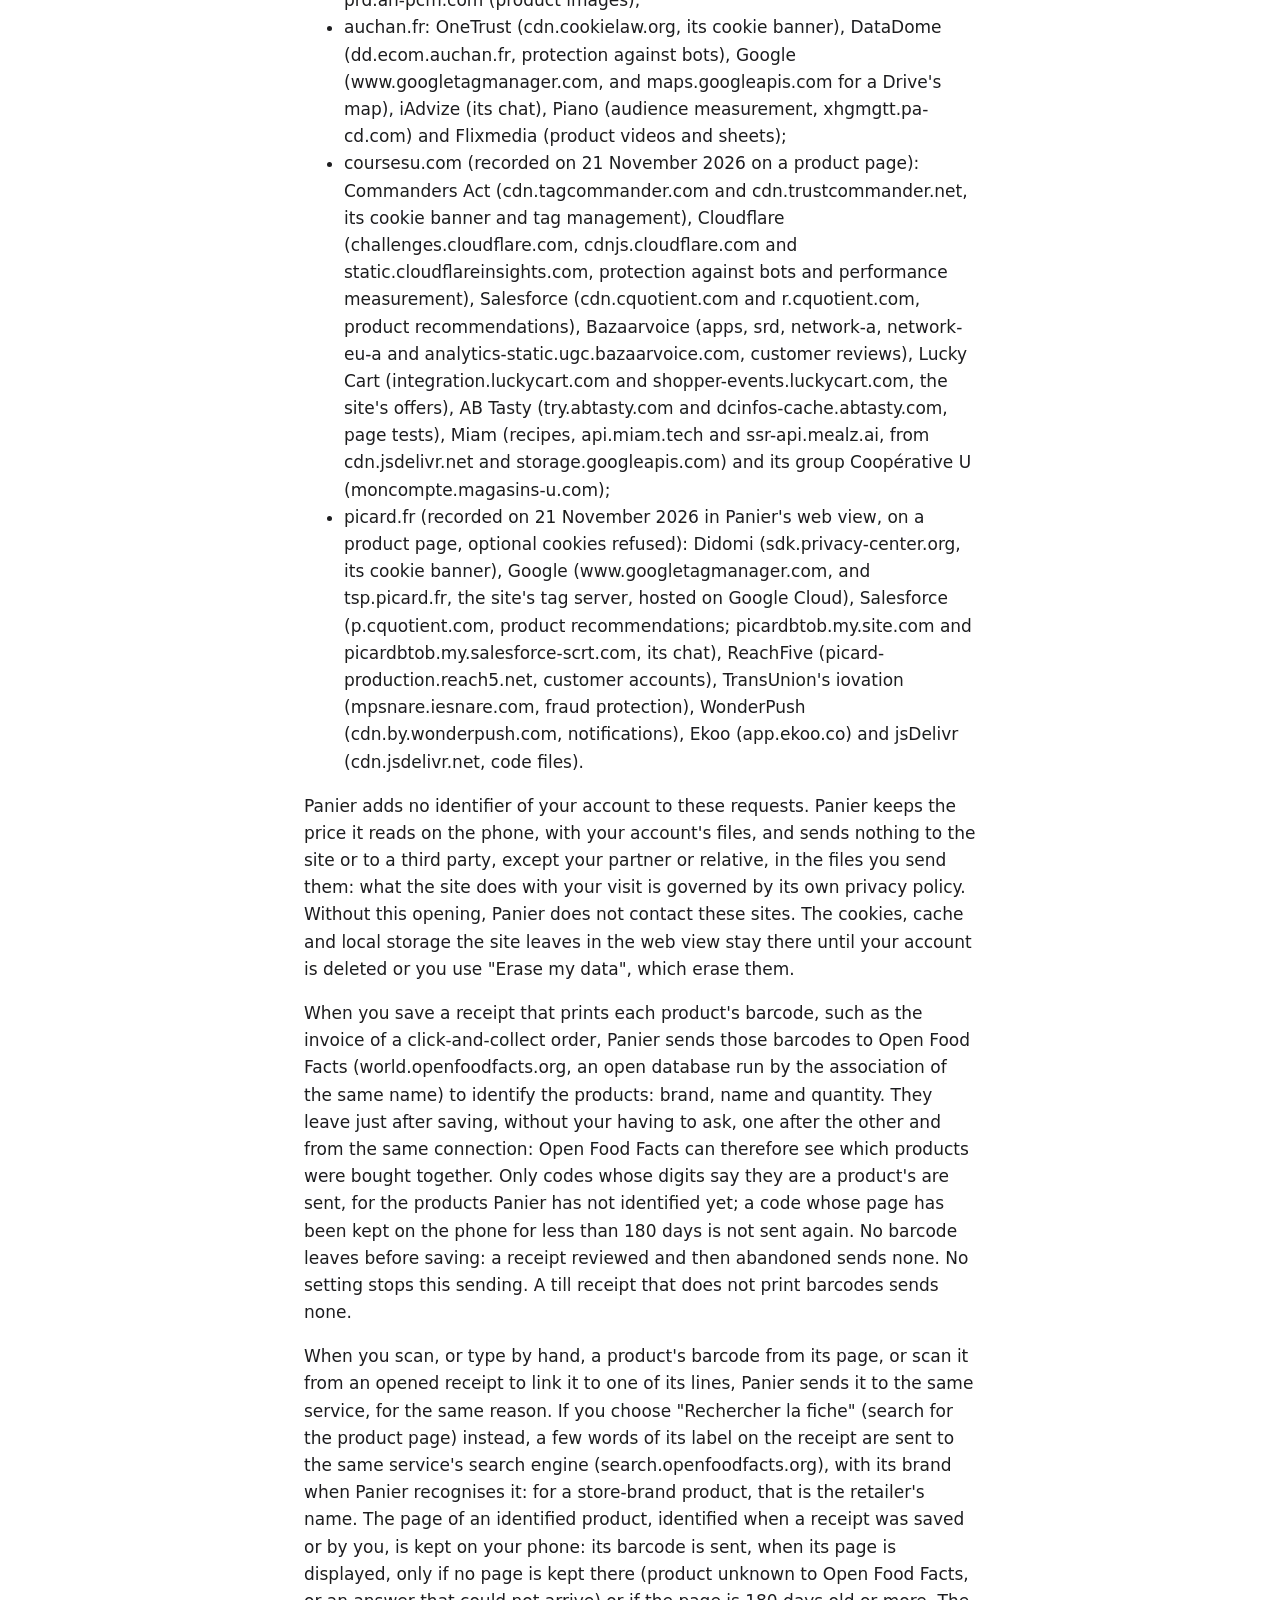
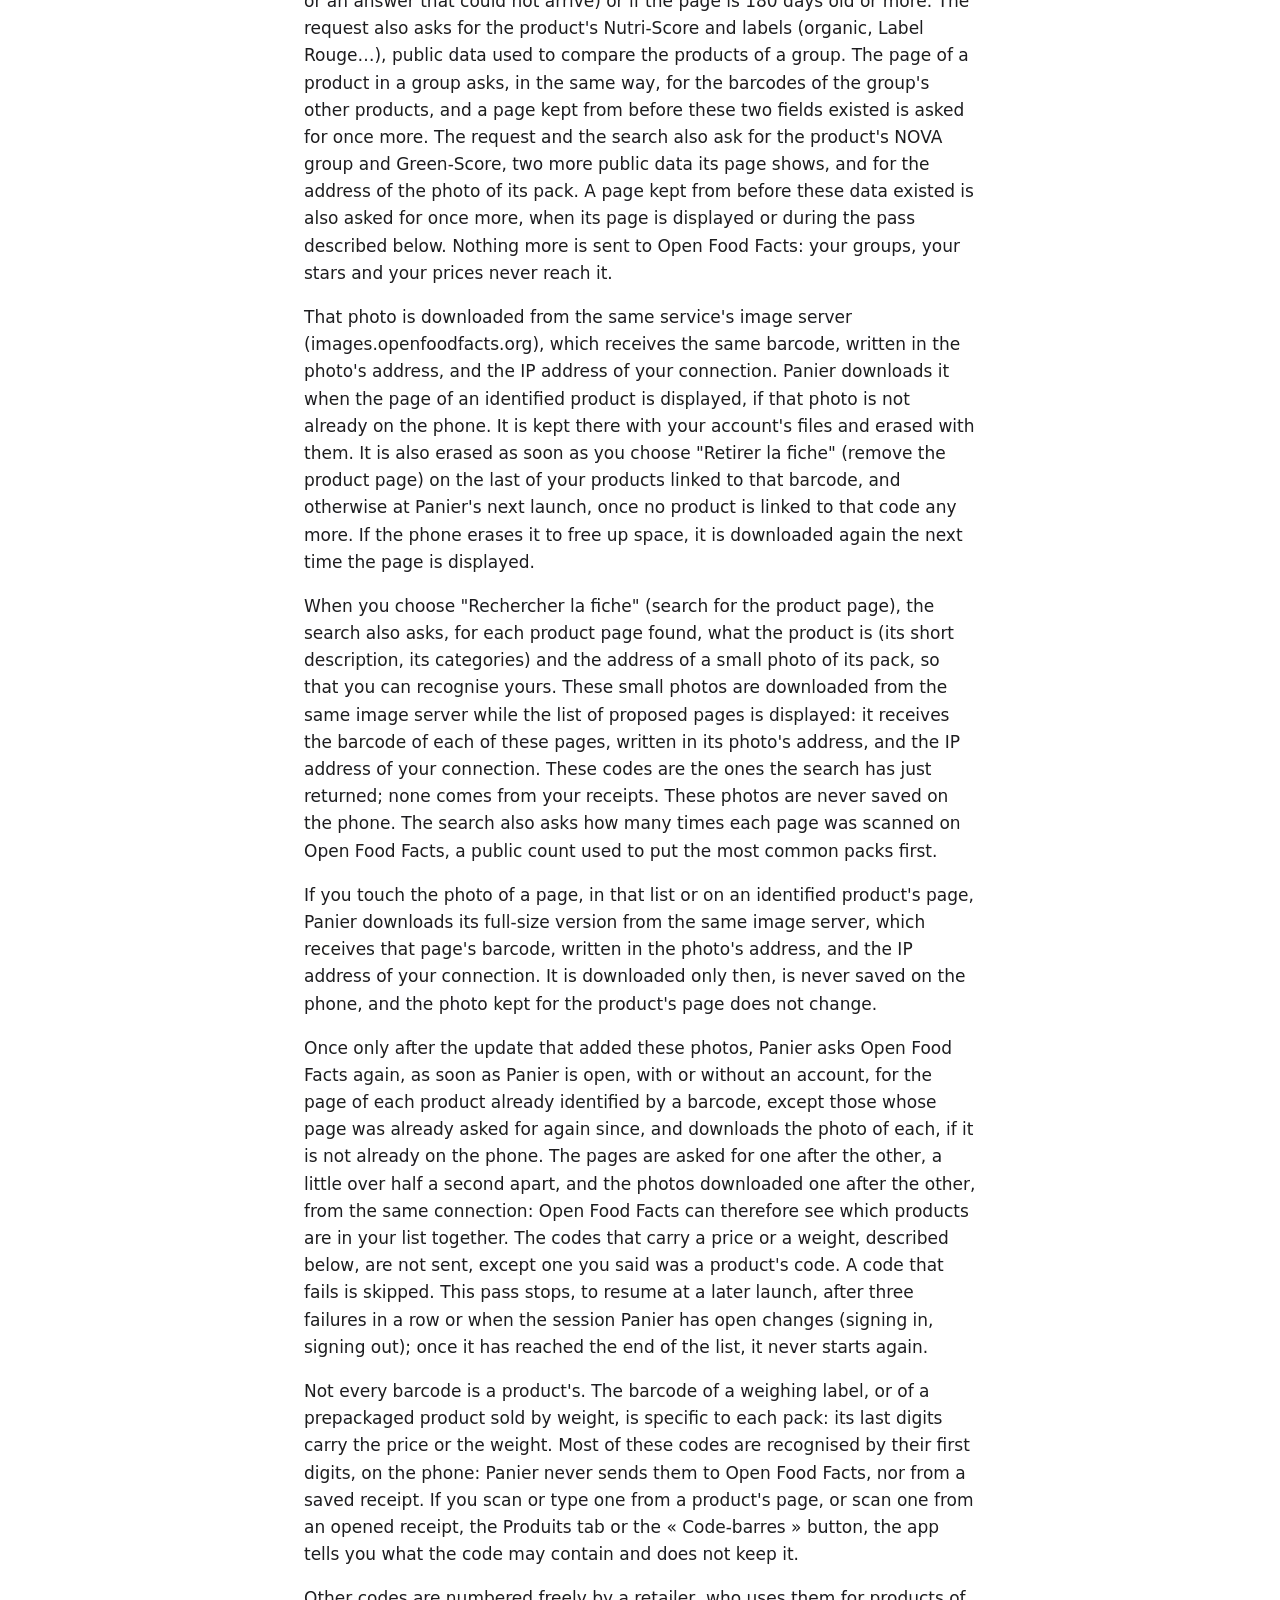
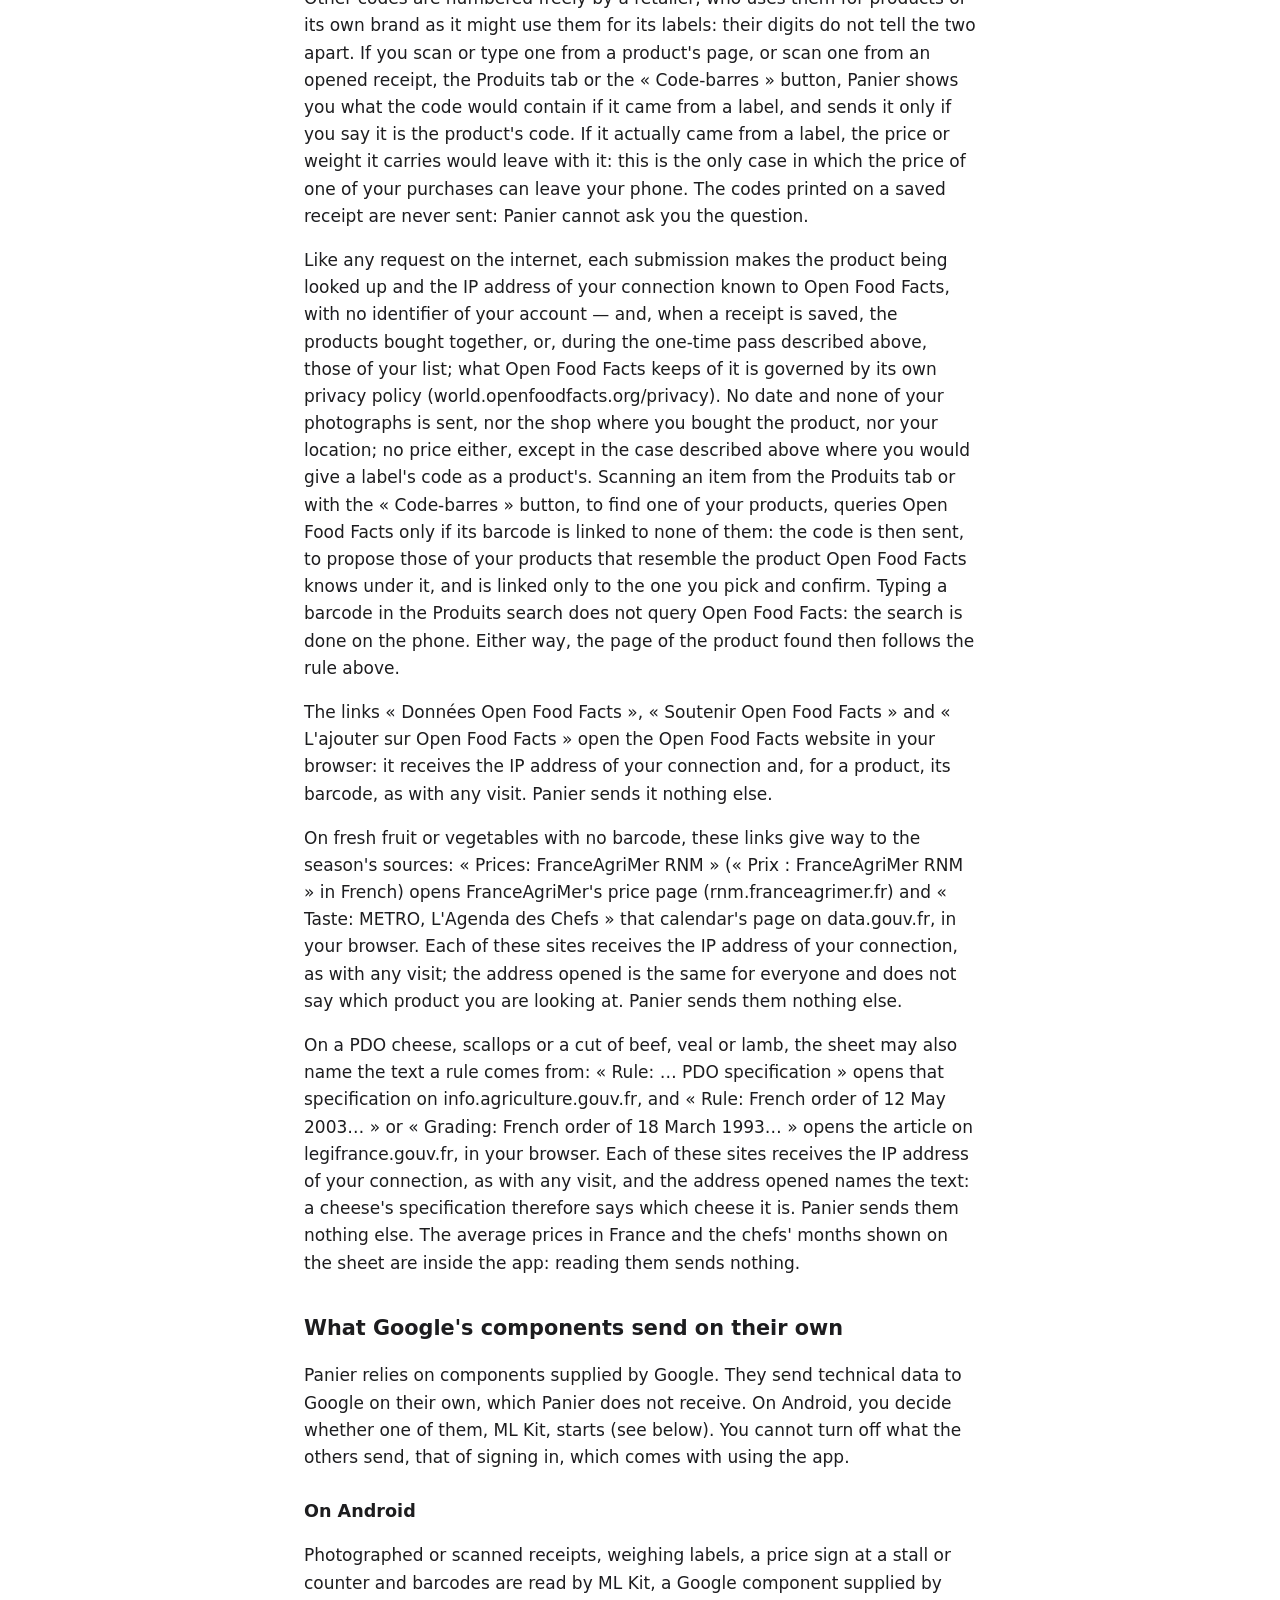
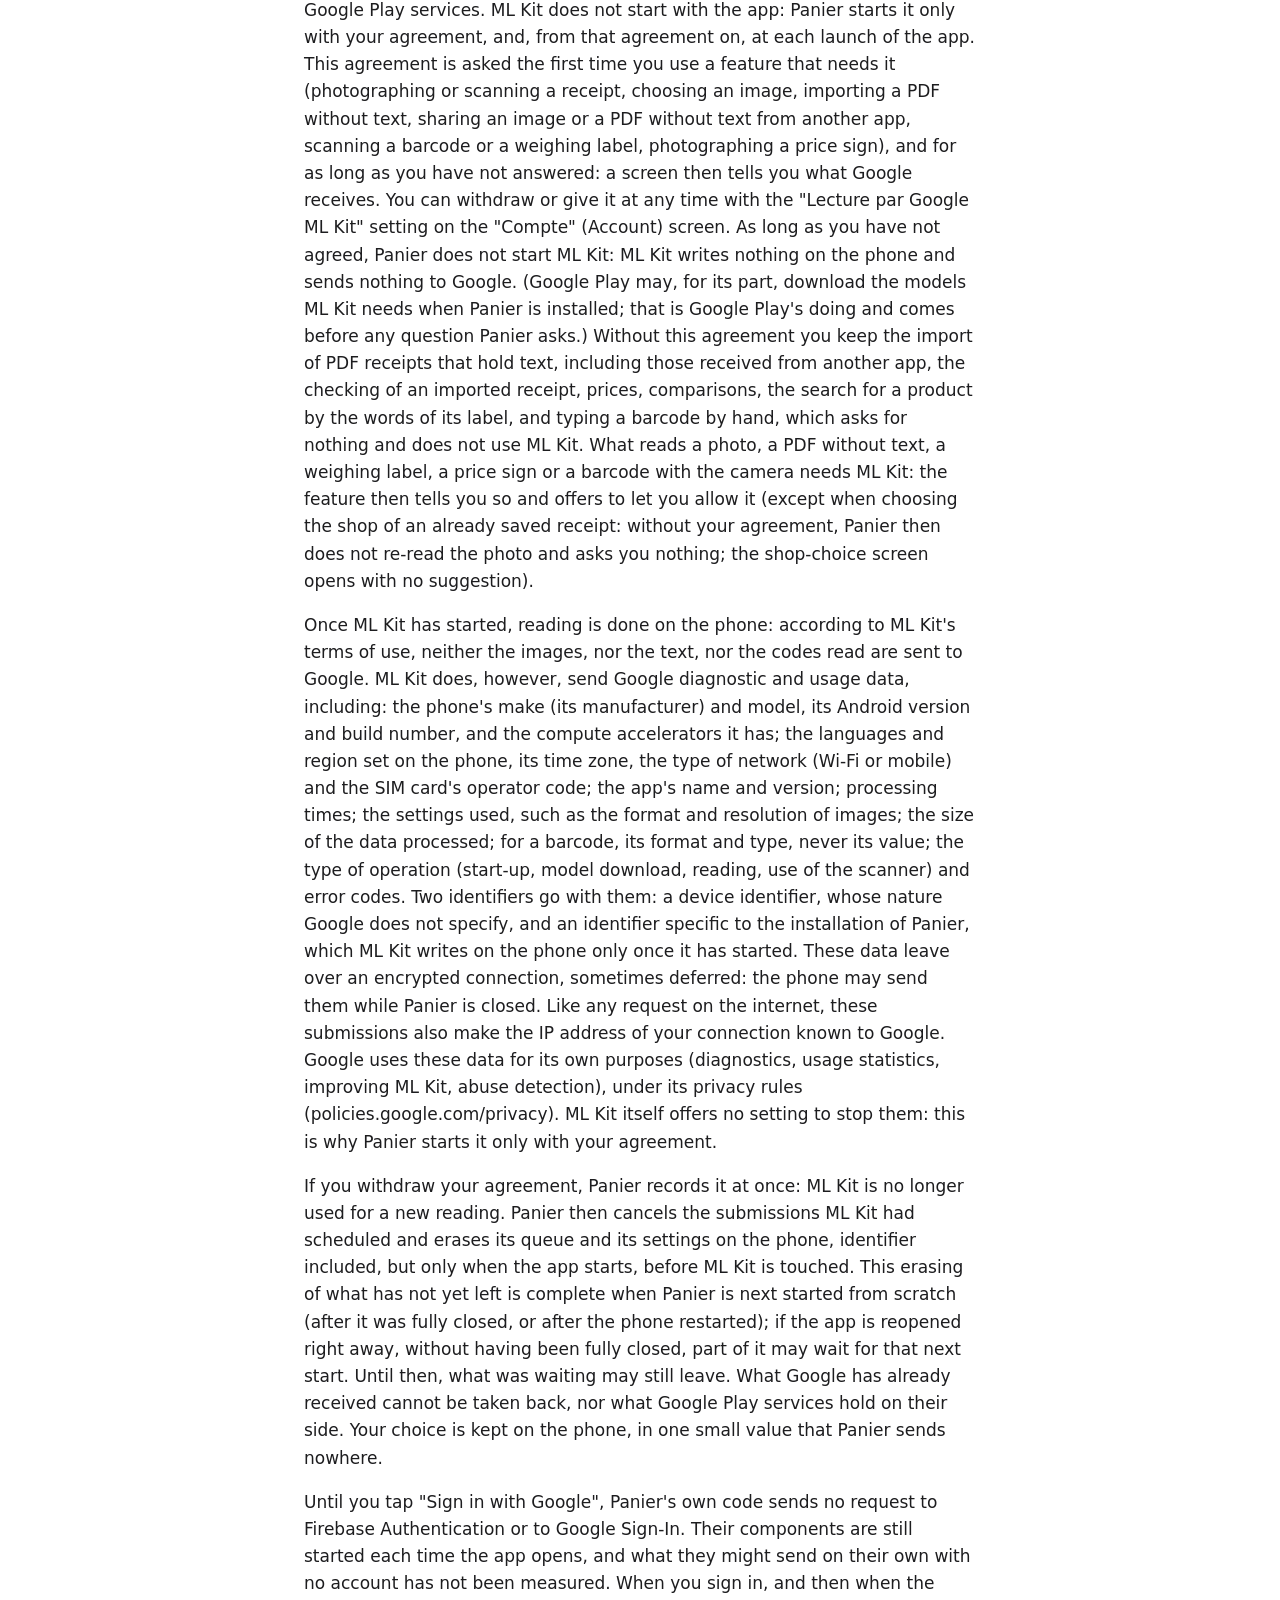
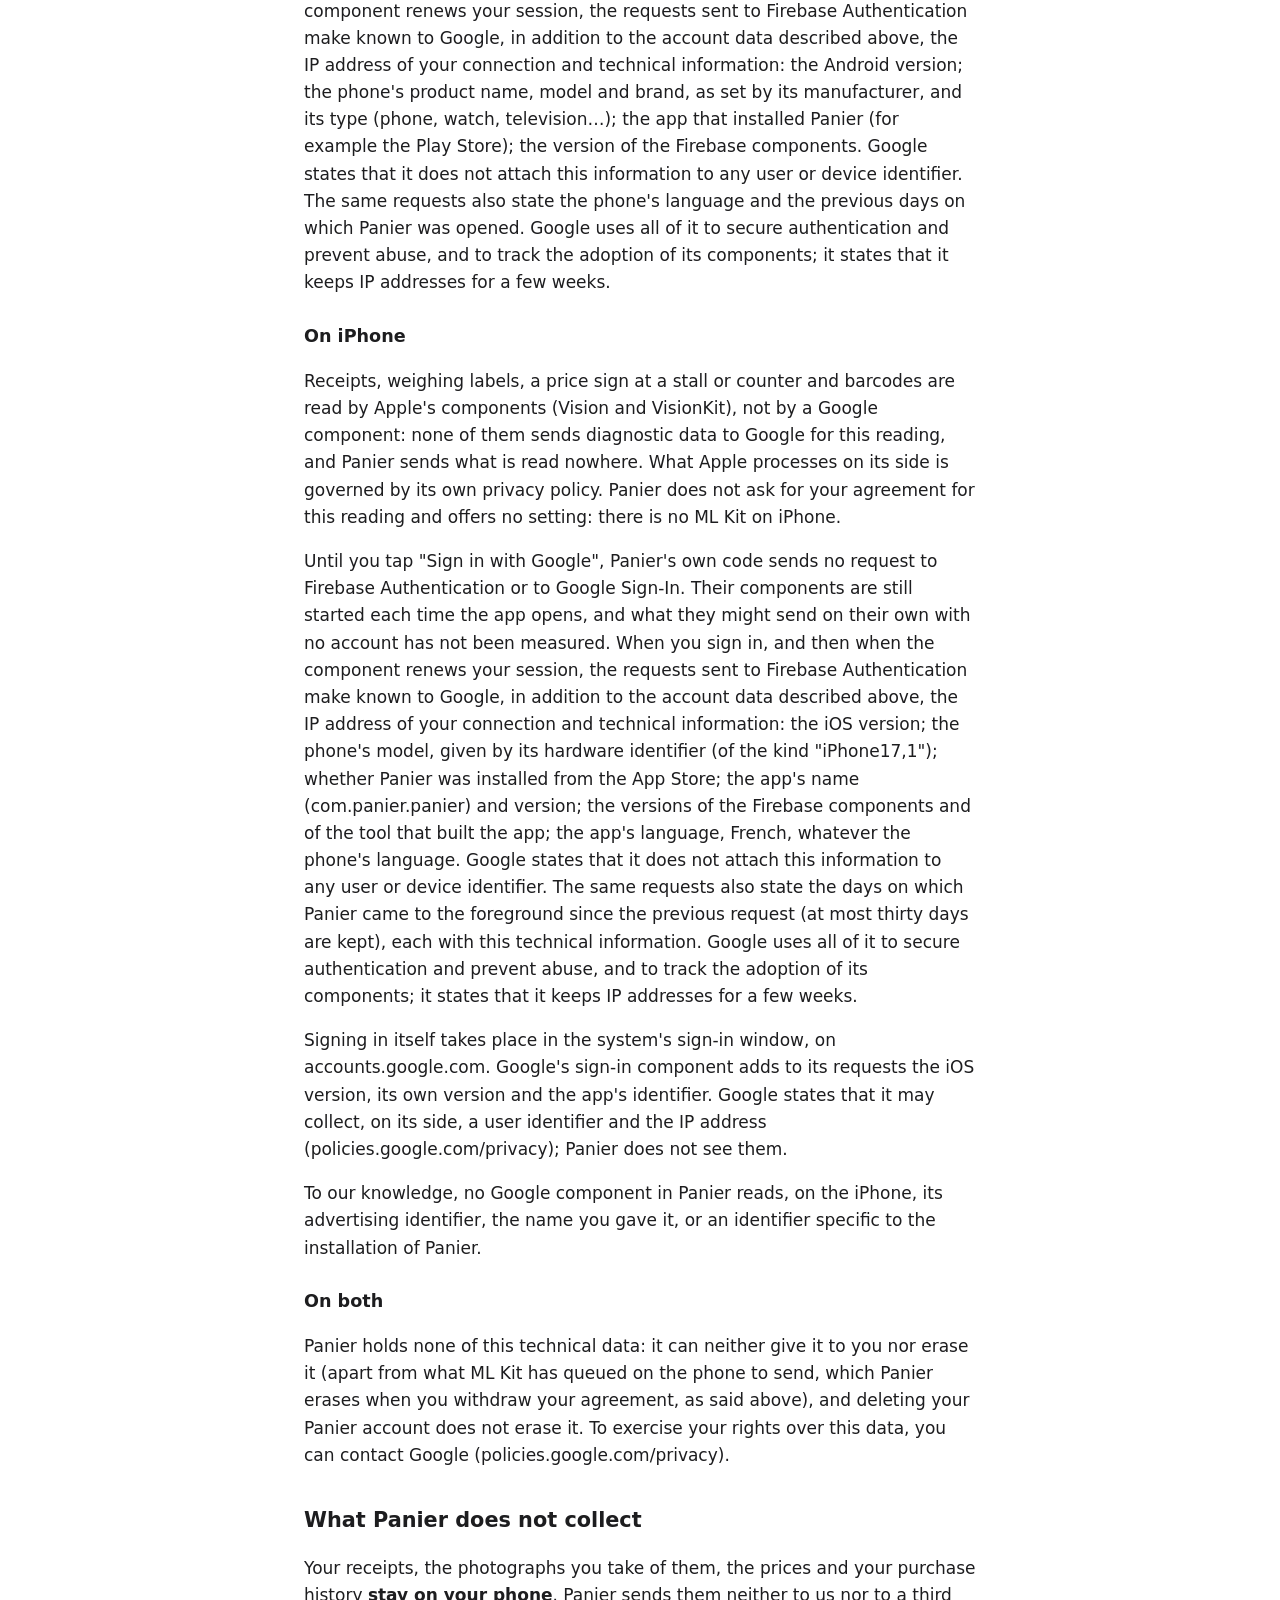
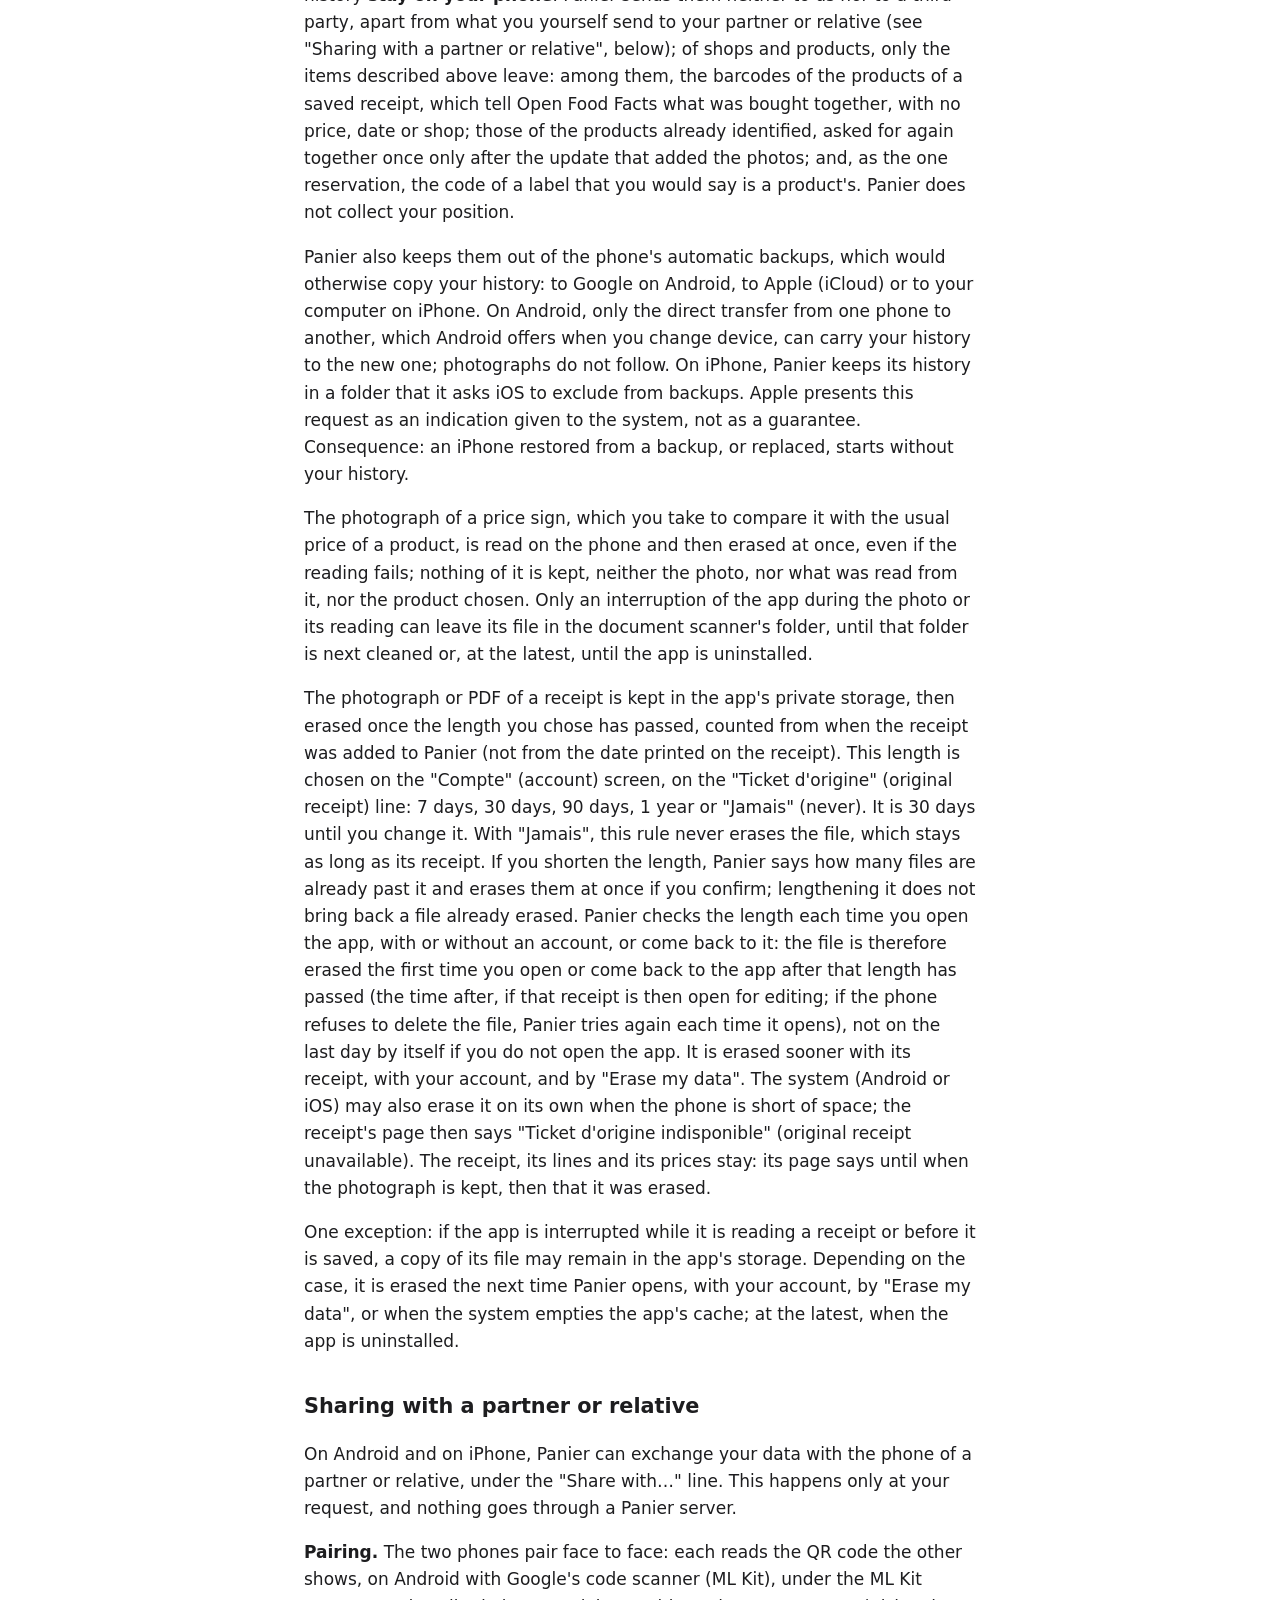
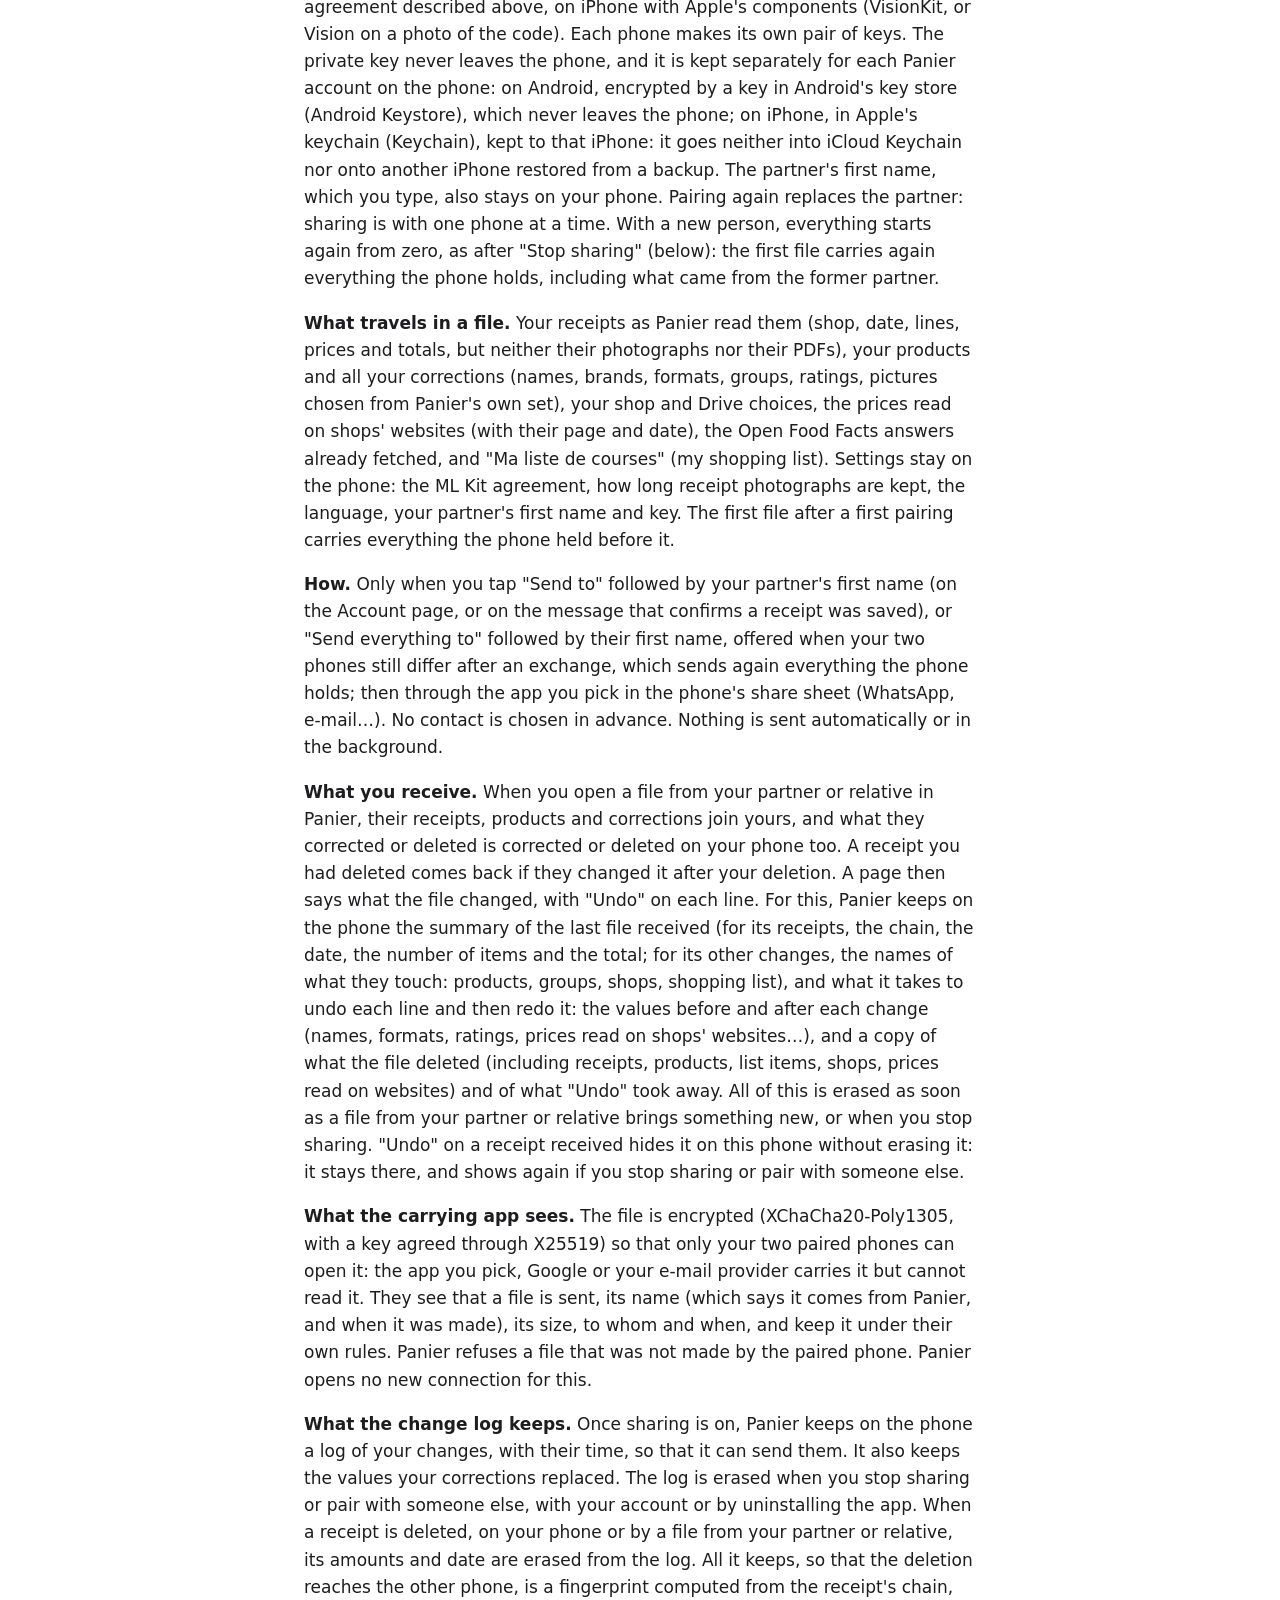
<file: privacy-policy.en.html>
<!doctype html>
<html lang="en">
<head>
<meta charset="utf-8">
<meta name="viewport" content="width=device-width, initial-scale=1">
<title>Privacy policy — Panier</title>
<style>
:root { color-scheme: light dark; --fg: #1d1d1f; --bg: #fff; --muted: #5f6368; --link: #0b57d0; }
@media (prefers-color-scheme: dark) { :root { --fg: #e8eaed; --bg: #1b1b1d; --muted: #a0a4a8; --link: #8ab4f8; } }
body { background: var(--bg); color: var(--fg); font: 17px/1.6 system-ui, sans-serif;
       max-width: 42rem; margin: 0 auto; padding: 1rem 16px 4rem; }
a { color: var(--link); }
nav { color: var(--muted); font-size: 15px; margin-bottom: 1.5rem; }
h1 { font-size: 1.7rem; line-height: 1.25; }
h2 { font-size: 1.3rem; margin-top: 2.2rem; }
h3 { font-size: 1.1rem; margin-top: 1.6rem; }
button { font: inherit; padding: .6rem 1rem; margin: .25rem .5rem .25rem 0; border-radius: 8px;
         border: 1px solid var(--muted); background: transparent; color: var(--fg); cursor: pointer; }
button.danger { background: #b3261e; border-color: #b3261e; color: #fff; }
button:disabled { opacity: .6; cursor: default; }
#dw-error { color: #b3261e; }
@media (prefers-color-scheme: dark) { #dw-error { color: #f2b8b5; } }
</style>
</head>
<body>
<nav><a href="index.en.html">Panier</a> · <a href="privacy-policy.html" hreflang="fr">Français</a></nav>
<main>
<h1>Privacy policy — Panier</h1>
<p>Last updated: 2026-11-24</p>
<p>This policy describes the Panier app for Android and for iPhone. It is a translation of the French text, <a href="privacy-policy.html">Politique de confidentialité</a>; if the two differ, the French text prevails.</p>
<h2>Who is responsible</h2>
<p>Panier is published by Vincent Antoine, as an individual. He is the controller of the processing described here, within the meaning of the General Data Protection Regulation (GDPR); "we", in this text, means him. For any question or request: contact.kavini@gmail.com.</p>
<h2>What Panier collects</h2>
<p>The Google account is <strong>optional</strong>. Panier opens and works without an account and without an internet connection. It offers signing in in two places: a card on the receipts page, after your first receipt, which you can dismiss with "Plus tard" ("Later"), and the account screen. As long as you do not tap "Se connecter avec Google" ("Sign in with Google"), Panier collects no data for an account: its own code sends nothing to Google or Firebase about one, and what it keeps stays on the phone, in the app's database and files.</p>
<p>If you sign in, Google hands the app an identity token, which Panier passes to our authentication provider, Firebase Authentication, a Google service. That token carries, and Firebase keeps for your account:</p>
<ul><li>your <strong>email address</strong>;</li><li>your <strong>name</strong>, as it appears on your Google account;</li><li>the <strong>address of your Google profile picture</strong> — a link to the image, not the image itself;</li><li>your <strong>Google account identifier</strong>, to which Firebase attaches an <strong>account identifier</strong> that it assigns.</li></ul>
<p>This information is used to recognise you the next time you open the app. When you sign in, what Panier kept without an account moves under your account, on the phone; if that account already had data on this phone, nothing is merged and the two stay separate. When you sign out, you go back to Panier without an account, and the account's data stays on the phone. Your name, your picture and your email address are shown on the account screen, so that you know which account is signed in. To show the picture, Panier loads it from that address, on Google's servers: like any request on the internet, this makes the IP address of your connection known to Google.</p>
<p>When a receipt prints the shop's SIRET number, Panier sends it to the public business directory (recherche-entreprises.api.gouv.fr, a French government service) to identify the shop: brand, address and contact details. If the receipt does not print one, or the registry does not know it, Panier sends the same service the brand and postcode the receipt prints, to find the shop. You can also search by brand, town or postcode: those words are sent to the same service. A town name you type, or a postcode (the one you type or the one the receipt prints), is sent to the State's commune service (geo.api.gouv.fr), to find its postcode or the centre of its map. When you choose a shop, a map is shown, and its background is loaded from OpenStreetMap's servers (tile.openstreetmap.org, OpenStreetMap Foundation): they receive the IP address of your connection and the tiles of the area shown — for example the town you typed or the area of the receipt's postcode — never your position, which Panier does not ask for. For « Ajouter un magasin » (comparing your list with a shop you have never been to), Panier places "home" in the middle of the shops your receipts of the past year come from; this is worked out on the phone, which does not give its position. Panier then sends OpenStreetMap's search service (nominatim.openstreetmap.org, OpenStreetMap Foundation) the names of the chains whose website it can read ("E.Leclerc", "Aldi"…) and a rectangle about 24 km across around that point, to find the shops nearby: that rectangle hints at the area where you shop. The shop you choose there is then looked up by its coordinates in the business directory, to find its SIRET number. Like any request on the internet, each submission makes the shop being looked up known to the registry, and the IP address of your connection known to each service that receives it, with no identifier of your account. No price, no date, no photo and no position is sent.</p>
<p>A market you add by hand ("New market…") and the stallholder you note on one of its receipts are sent to no service: only the town or postcode you type to place it goes to the communes service, as above, and no logo or website is looked up for a market. The market and the stallholder stay on the phone, and go only to the person you share Panier with (see "Sharing with a partner or relative").</p>
<p>To show each chain's logo, Panier downloads the list of logos, then the chain's own, from Panier's site (kaviniprod.github.io, hosted by GitHub): the list and the images are the same for everyone, but each download makes the IP address of your connection and the logo asked for known to GitHub. If that site has no logo for a chain, Panier sends the chain's name, as the receipt prints it or as you typed it, to Wikidata (www.wikidata.org), then downloads the logo found from Wikimedia Commons (commons.wikimedia.org), two services of the Wikimedia Foundation, which also receive the IP address of your connection. Nothing else is sent. Each logo is kept on the phone, with your account's files and erased with them, and asked for again at most once a week.</p>
<p>To show the logo of each product's brand, Panier does the same: the logo comes from Panier's site when it has it; otherwise Panier sends the brand's name, as the receipt prints it or as Open Food Facts gives it for the scanned barcode, to Wikidata, then downloads the logo found from Wikimedia Commons. Unlike a chain's name, a brand's name tells what you buy. No other word of the product, no barcode, no price and no shop is sent. The logo of a chain's own brand (Reflets de France, Marque Repère…) is the chain's, and that brand's name is not sent. A product with no logo shows a picture of its kind, built into the app. These logos are kept and asked for again as the chains' are.</p>
<p>You can also choose a product's picture, with a long press on it: among the kind pictures, or among the brands and chains Panier knows. That choice is sent to no service; it leaves only, encrypted, in the files you send to your partner or relative. The chosen brand's logo is asked for like the others, and the list likewise asks for the logo of each brand that shows while you scroll through it: names from Panier's own list, not from your purchases.</p>
<p>When you open a shop's website in Panier to look up the price of a product (in this version, Carrefour's carrefour.fr, Intermarché's intermarche.com, E.Leclerc's leclercdrive.fr, Aldi's aldi.fr, Lidl's lidl.fr, Auchan's auchan.fr, Système U's coursesu.com and Picard's picard.fr), the page is shown inside Panier, in the phone's web view, and the site treats it as it would a browser: it receives the IP address of your connection, its own cookies and what a browser sends it of a visit, including the products you look at on its pages. Until a shop's Drive is chosen, when you ask to look up prices there, Panier itself opens on the site the list of shops in that shop's département or region (taken from its postcode; on auchan.fr, the national list of Drives and Click &amp; Collect points), then the page of the shop found, to offer you its Drive; nothing is chosen without your consent. On intermarche.com and auchan.fr a shop is chosen with a button on its page: once you have agreed, and on every visit after, Panier opens that page and taps « Faire mes courses » (« Choisir ce Drive » on auchan.fr) for you; as auchan.fr takes that choice without leaving the page, Panier then reloads the page to see it taken. On leclercdrive.fr, where each Drive has its own address, Panier does not look for the Drive: you choose it yourself on the site, Panier asks you whether it is yours, then opens only that Drive's pages. On coursesu.com, Panier opens the site's home, then the list of U shops the site gives around the shop's postcode (that postcode is sent to it twice, as the site also asks for a town) and offers you your shop's Drive from that list alone, without opening its page: opening it would choose it on the site. Once you have agreed, Panier opens the site's address that chooses that Drive by its number, then on every visit that Drive's own address, which chooses it; when the site answers a first visit with its « Site en travaux » page, Panier reloads it once. On aldi.fr, lidl.fr and picard.fr, which have the same prices everywhere, no shop is chosen; on picard.fr, Panier opens a Picard product's page at the address its reference gives, read from its barcode. When the site shows its cookie consent request, Panier refuses it for you (« Refuser tout », « Continuer sans accepter »); what the site keeps afterwards is up to the site.</p>
<p>These sites' pages also have the web view contact, as in a browser and even with optional cookies refused, service providers each shop uses there. Measured on 8 November 2026 (a site may change them):</p>
<ul><li>carrefour.fr: OneTrust (cdn.cookielaw.org and geolocation.onetrust.com, its cookie banner), Beyable (tag.beyable.com, with its servers at Microsoft Azure; page personalisation), FACIL'iti (cdn.facil-iti.app, accessibility settings) and Woosmap (api.woosmap.com and sdk.woosmap.com, the map on a shop's page);</li><li>intermarche.com: Didomi (privacy-center.org, its cookie banner), DataDome (captcha-delivery.com and dt.intermarche.com, protection against bots), Google (www.googletagmanager.com, maps.googleapis.com for a shop's map, and storage.googleapis.com), AB Tasty (abtasty.com, page testing), Contentful (images.ctfassets.net, the site's images), GfK (indice-reparabilite.intermarche.com, the repairability index), Miam (recipes, from cdn.jsdelivr.net and storage.googleapis.com), unpkg.com (code files), Adjust (app.adjust.com, its app's banner), ScreenMeet (cobrowse.screenmeet.com, remote help), Atolls (gbskwe.joingsg.com), e-catalogues.pro (leaflet images) and its group, Les Mousquetaires (mousquetaires.com, cdn-mousquetaires.com);</li><li>leclercdrive.fr (seen on 7 November 2026 on a product page, then on 15 November on three pages of its phone version, as the site blocks measuring): Didomi (privacy-center.org, its cookie banner), DataDome (js.datadome.co and captcha-delivery.com, protection against bots), hCaptcha (hcaptcha.com, the check on the page where you pick your Drive), Google (www.googletagmanager.com) and Criteo (d.eu.criteo.com, advertising on the shop's site, told of the product viewed);</li><li>lidl.fr: OneTrust (cdn.cookielaw.org, geolocation.onetrust.com, and privacyportal-de.onetrust.com, which records the refusal), Cliplister (mycliplister.com, product videos) and its group, Schwarz (lidl-shop.com, asset.schwarz);</li><li>aldi.fr: Usercentrics (usercentrics.eu, its cookie banner), Adobe (assets.adobedtm.com, the site's tag management, and s7g10.scene7.com, images), Algolia (algolia.net and algolianet.com, the site's search), Google (play-lh.googleusercontent.com, an image) and prd.an-pcm.com (product images);</li><li>auchan.fr: OneTrust (cdn.cookielaw.org, its cookie banner), DataDome (dd.ecom.auchan.fr, protection against bots), Google (www.googletagmanager.com, and maps.googleapis.com for a Drive's map), iAdvize (its chat), Piano (audience measurement, xhgmgtt.pa-cd.com) and Flixmedia (product videos and sheets);</li><li>coursesu.com (recorded on 21 November 2026 on a product page): Commanders Act (cdn.tagcommander.com and cdn.trustcommander.net, its cookie banner and tag management), Cloudflare (challenges.cloudflare.com, cdnjs.cloudflare.com and static.cloudflareinsights.com, protection against bots and performance measurement), Salesforce (cdn.cquotient.com and r.cquotient.com, product recommendations), Bazaarvoice (apps, srd, network-a, network-eu-a and analytics-static.ugc.bazaarvoice.com, customer reviews), Lucky Cart (integration.luckycart.com and shopper-events.luckycart.com, the site's offers), AB Tasty (try.abtasty.com and dcinfos-cache.abtasty.com, page tests), Miam (recipes, api.miam.tech and ssr-api.mealz.ai, from cdn.jsdelivr.net and storage.googleapis.com) and its group Coopérative U (moncompte.magasins-u.com);</li><li>picard.fr (recorded on 21 November 2026 in Panier's web view, on a product page, optional cookies refused): Didomi (sdk.privacy-center.org, its cookie banner), Google (www.googletagmanager.com, and tsp.picard.fr, the site's tag server, hosted on Google Cloud), Salesforce (p.cquotient.com, product recommendations; picardbtob.my.site.com and picardbtob.my.salesforce-scrt.com, its chat), ReachFive (picard-production.reach5.net, customer accounts), TransUnion's iovation (mpsnare.iesnare.com, fraud protection), WonderPush (cdn.by.wonderpush.com, notifications), Ekoo (app.ekoo.co) and jsDelivr (cdn.jsdelivr.net, code files).</li></ul>
<p>Panier adds no identifier of your account to these requests. Panier keeps the price it reads on the phone, with your account's files, and sends nothing to the site or to a third party, except your partner or relative, in the files you send them: what the site does with your visit is governed by its own privacy policy. Without this opening, Panier does not contact these sites. The cookies, cache and local storage the site leaves in the web view stay there until your account is deleted or you use "Erase my data", which erase them.</p>
<p>When you save a receipt that prints each product's barcode, such as the invoice of a click-and-collect order, Panier sends those barcodes to Open Food Facts (world.openfoodfacts.org, an open database run by the association of the same name) to identify the products: brand, name and quantity. They leave just after saving, without your having to ask, one after the other and from the same connection: Open Food Facts can therefore see which products were bought together. Only codes whose digits say they are a product's are sent, for the products Panier has not identified yet; a code whose page has been kept on the phone for less than 180 days is not sent again. No barcode leaves before saving: a receipt reviewed and then abandoned sends none. No setting stops this sending. A till receipt that does not print barcodes sends none.</p>
<p>When you scan, or type by hand, a product's barcode from its page, or scan it from an opened receipt to link it to one of its lines, Panier sends it to the same service, for the same reason. If you choose "Rechercher la fiche" (search for the product page) instead, a few words of its label on the receipt are sent to the same service's search engine (search.openfoodfacts.org), with its brand when Panier recognises it: for a store-brand product, that is the retailer's name. The page of an identified product, identified when a receipt was saved or by you, is kept on your phone: its barcode is sent, when its page is displayed, only if no page is kept there (product unknown to Open Food Facts, or an answer that could not arrive) or if the page is 180 days old or more. The request also asks for the product's Nutri-Score and labels (organic, Label Rouge…), public data used to compare the products of a group. The page of a product in a group asks, in the same way, for the barcodes of the group's other products, and a page kept from before these two fields existed is asked for once more. The request and the search also ask for the product's NOVA group and Green-Score, two more public data its page shows, and for the address of the photo of its pack. A page kept from before these data existed is also asked for once more, when its page is displayed or during the pass described below. Nothing more is sent to Open Food Facts: your groups, your stars and your prices never reach it.</p>
<p>That photo is downloaded from the same service's image server (images.openfoodfacts.org), which receives the same barcode, written in the photo's address, and the IP address of your connection. Panier downloads it when the page of an identified product is displayed, if that photo is not already on the phone. It is kept there with your account's files and erased with them. It is also erased as soon as you choose "Retirer la fiche" (remove the product page) on the last of your products linked to that barcode, and otherwise at Panier's next launch, once no product is linked to that code any more. If the phone erases it to free up space, it is downloaded again the next time the page is displayed.</p>
<p>When you choose "Rechercher la fiche" (search for the product page), the search also asks, for each product page found, what the product is (its short description, its categories) and the address of a small photo of its pack, so that you can recognise yours. These small photos are downloaded from the same image server while the list of proposed pages is displayed: it receives the barcode of each of these pages, written in its photo's address, and the IP address of your connection. These codes are the ones the search has just returned; none comes from your receipts. These photos are never saved on the phone. The search also asks how many times each page was scanned on Open Food Facts, a public count used to put the most common packs first.</p>
<p>If you touch the photo of a page, in that list or on an identified product's page, Panier downloads its full-size version from the same image server, which receives that page's barcode, written in the photo's address, and the IP address of your connection. It is downloaded only then, is never saved on the phone, and the photo kept for the product's page does not change.</p>
<p>Once only after the update that added these photos, Panier asks Open Food Facts again, as soon as Panier is open, with or without an account, for the page of each product already identified by a barcode, except those whose page was already asked for again since, and downloads the photo of each, if it is not already on the phone. The pages are asked for one after the other, a little over half a second apart, and the photos downloaded one after the other, from the same connection: Open Food Facts can therefore see which products are in your list together. The codes that carry a price or a weight, described below, are not sent, except one you said was a product's code. A code that fails is skipped. This pass stops, to resume at a later launch, after three failures in a row or when the session Panier has open changes (signing in, signing out); once it has reached the end of the list, it never starts again.</p>
<p>Not every barcode is a product's. The barcode of a weighing label, or of a prepackaged product sold by weight, is specific to each pack: its last digits carry the price or the weight. Most of these codes are recognised by their first digits, on the phone: Panier never sends them to Open Food Facts, nor from a saved receipt. If you scan or type one from a product's page, or scan one from an opened receipt, the Produits tab or the « Code-barres » button, the app tells you what the code may contain and does not keep it.</p>
<p>Other codes are numbered freely by a retailer, who uses them for products of its own brand as it might use them for its labels: their digits do not tell the two apart. If you scan or type one from a product's page, or scan one from an opened receipt, the Produits tab or the « Code-barres » button, Panier shows you what the code would contain if it came from a label, and sends it only if you say it is the product's code. If it actually came from a label, the price or weight it carries would leave with it: this is the only case in which the price of one of your purchases can leave your phone. The codes printed on a saved receipt are never sent: Panier cannot ask you the question.</p>
<p>Like any request on the internet, each submission makes the product being looked up and the IP address of your connection known to Open Food Facts, with no identifier of your account — and, when a receipt is saved, the products bought together, or, during the one-time pass described above, those of your list; what Open Food Facts keeps of it is governed by its own privacy policy (world.openfoodfacts.org/privacy). No date and none of your photographs is sent, nor the shop where you bought the product, nor your location; no price either, except in the case described above where you would give a label's code as a product's. Scanning an item from the Produits tab or with the « Code-barres » button, to find one of your products, queries Open Food Facts only if its barcode is linked to none of them: the code is then sent, to propose those of your products that resemble the product Open Food Facts knows under it, and is linked only to the one you pick and confirm. Typing a barcode in the Produits search does not query Open Food Facts: the search is done on the phone. Either way, the page of the product found then follows the rule above.</p>
<p>The links « Données Open Food Facts », « Soutenir Open Food Facts » and « L'ajouter sur Open Food Facts » open the Open Food Facts website in your browser: it receives the IP address of your connection and, for a product, its barcode, as with any visit. Panier sends it nothing else.</p>
<p>On fresh fruit or vegetables with no barcode, these links give way to the season's sources: « Prices: FranceAgriMer RNM » (« Prix : FranceAgriMer RNM » in French) opens FranceAgriMer's price page (rnm.franceagrimer.fr) and « Taste: METRO, L'Agenda des Chefs » that calendar's page on data.gouv.fr, in your browser. Each of these sites receives the IP address of your connection, as with any visit; the address opened is the same for everyone and does not say which product you are looking at. Panier sends them nothing else.</p>
<p>On a PDO cheese, scallops or a cut of beef, veal or lamb, the sheet may also name the text a rule comes from: « Rule: … PDO specification » opens that specification on info.agriculture.gouv.fr, and « Rule: French order of 12 May 2003… » or « Grading: French order of 18 March 1993… » opens the article on legifrance.gouv.fr, in your browser. Each of these sites receives the IP address of your connection, as with any visit, and the address opened names the text: a cheese's specification therefore says which cheese it is. Panier sends them nothing else. The average prices in France and the chefs' months shown on the sheet are inside the app: reading them sends nothing.</p>
<h2>What Google's components send on their own</h2>
<p>Panier relies on components supplied by Google. They send technical data to Google on their own, which Panier does not receive. On Android, you decide whether one of them, ML Kit, starts (see below). You cannot turn off what the others send, that of signing in, which comes with using the app.</p>
<h3>On Android</h3>
<p>Photographed or scanned receipts, weighing labels, a price sign at a stall or counter and barcodes are read by ML Kit, a Google component supplied by Google Play services. ML Kit does not start with the app: Panier starts it only with your agreement, and, from that agreement on, at each launch of the app. This agreement is asked the first time you use a feature that needs it (photographing or scanning a receipt, choosing an image, importing a PDF without text, sharing an image or a PDF without text from another app, scanning a barcode or a weighing label, photographing a price sign), and for as long as you have not answered: a screen then tells you what Google receives. You can withdraw or give it at any time with the "Lecture par Google ML Kit" setting on the "Compte" (Account) screen. As long as you have not agreed, Panier does not start ML Kit: ML Kit writes nothing on the phone and sends nothing to Google. (Google Play may, for its part, download the models ML Kit needs when Panier is installed; that is Google Play's doing and comes before any question Panier asks.) Without this agreement you keep the import of PDF receipts that hold text, including those received from another app, the checking of an imported receipt, prices, comparisons, the search for a product by the words of its label, and typing a barcode by hand, which asks for nothing and does not use ML Kit. What reads a photo, a PDF without text, a weighing label, a price sign or a barcode with the camera needs ML Kit: the feature then tells you so and offers to let you allow it (except when choosing the shop of an already saved receipt: without your agreement, Panier then does not re-read the photo and asks you nothing; the shop-choice screen opens with no suggestion).</p>
<p>Once ML Kit has started, reading is done on the phone: according to ML Kit's terms of use, neither the images, nor the text, nor the codes read are sent to Google. ML Kit does, however, send Google diagnostic and usage data, including: the phone's make (its manufacturer) and model, its Android version and build number, and the compute accelerators it has; the languages and region set on the phone, its time zone, the type of network (Wi-Fi or mobile) and the SIM card's operator code; the app's name and version; processing times; the settings used, such as the format and resolution of images; the size of the data processed; for a barcode, its format and type, never its value; the type of operation (start-up, model download, reading, use of the scanner) and error codes. Two identifiers go with them: a device identifier, whose nature Google does not specify, and an identifier specific to the installation of Panier, which ML Kit writes on the phone only once it has started. These data leave over an encrypted connection, sometimes deferred: the phone may send them while Panier is closed. Like any request on the internet, these submissions also make the IP address of your connection known to Google. Google uses these data for its own purposes (diagnostics, usage statistics, improving ML Kit, abuse detection), under its privacy rules (policies.google.com/privacy). ML Kit itself offers no setting to stop them: this is why Panier starts it only with your agreement.</p>
<p>If you withdraw your agreement, Panier records it at once: ML Kit is no longer used for a new reading. Panier then cancels the submissions ML Kit had scheduled and erases its queue and its settings on the phone, identifier included, but only when the app starts, before ML Kit is touched. This erasing of what has not yet left is complete when Panier is next started from scratch (after it was fully closed, or after the phone restarted); if the app is reopened right away, without having been fully closed, part of it may wait for that next start. Until then, what was waiting may still leave. What Google has already received cannot be taken back, nor what Google Play services hold on their side. Your choice is kept on the phone, in one small value that Panier sends nowhere.</p>
<p>Until you tap "Sign in with Google", Panier's own code sends no request to Firebase Authentication or to Google Sign-In. Their components are still started each time the app opens, and what they might send on their own with no account has not been measured. When you sign in, and then when the component renews your session, the requests sent to Firebase Authentication make known to Google, in addition to the account data described above, the IP address of your connection and technical information: the Android version; the phone's product name, model and brand, as set by its manufacturer, and its type (phone, watch, television…); the app that installed Panier (for example the Play Store); the version of the Firebase components. Google states that it does not attach this information to any user or device identifier. The same requests also state the phone's language and the previous days on which Panier was opened. Google uses all of it to secure authentication and prevent abuse, and to track the adoption of its components; it states that it keeps IP addresses for a few weeks.</p>
<h3>On iPhone</h3>
<p>Receipts, weighing labels, a price sign at a stall or counter and barcodes are read by Apple's components (Vision and VisionKit), not by a Google component: none of them sends diagnostic data to Google for this reading, and Panier sends what is read nowhere. What Apple processes on its side is governed by its own privacy policy. Panier does not ask for your agreement for this reading and offers no setting: there is no ML Kit on iPhone.</p>
<p>Until you tap "Sign in with Google", Panier's own code sends no request to Firebase Authentication or to Google Sign-In. Their components are still started each time the app opens, and what they might send on their own with no account has not been measured. When you sign in, and then when the component renews your session, the requests sent to Firebase Authentication make known to Google, in addition to the account data described above, the IP address of your connection and technical information: the iOS version; the phone's model, given by its hardware identifier (of the kind "iPhone17,1"); whether Panier was installed from the App Store; the app's name (com.panier.panier) and version; the versions of the Firebase components and of the tool that built the app; the app's language, French, whatever the phone's language. Google states that it does not attach this information to any user or device identifier. The same requests also state the days on which Panier came to the foreground since the previous request (at most thirty days are kept), each with this technical information. Google uses all of it to secure authentication and prevent abuse, and to track the adoption of its components; it states that it keeps IP addresses for a few weeks.</p>
<p>Signing in itself takes place in the system's sign-in window, on accounts.google.com. Google's sign-in component adds to its requests the iOS version, its own version and the app's identifier. Google states that it may collect, on its side, a user identifier and the IP address (policies.google.com/privacy); Panier does not see them.</p>
<p>To our knowledge, no Google component in Panier reads, on the iPhone, its advertising identifier, the name you gave it, or an identifier specific to the installation of Panier.</p>
<h3>On both</h3>
<p>Panier holds none of this technical data: it can neither give it to you nor erase it (apart from what ML Kit has queued on the phone to send, which Panier erases when you withdraw your agreement, as said above), and deleting your Panier account does not erase it. To exercise your rights over this data, you can contact Google (policies.google.com/privacy).</p>
<h2>What Panier does not collect</h2>
<p>Your receipts, the photographs you take of them, the prices and your purchase history <strong>stay on your phone</strong>. Panier sends them neither to us nor to a third party, apart from what you yourself send to your partner or relative (see "Sharing with a partner or relative", below); of shops and products, only the items described above leave: among them, the barcodes of the products of a saved receipt, which tell Open Food Facts what was bought together, with no price, date or shop; those of the products already identified, asked for again together once only after the update that added the photos; and, as the one reservation, the code of a label that you would say is a product's. Panier does not collect your position.</p>
<p>Panier also keeps them out of the phone's automatic backups, which would otherwise copy your history: to Google on Android, to Apple (iCloud) or to your computer on iPhone. On Android, only the direct transfer from one phone to another, which Android offers when you change device, can carry your history to the new one; photographs do not follow. On iPhone, Panier keeps its history in a folder that it asks iOS to exclude from backups. Apple presents this request as an indication given to the system, not as a guarantee. Consequence: an iPhone restored from a backup, or replaced, starts without your history.</p>
<p>The photograph of a price sign, which you take to compare it with the usual price of a product, is read on the phone and then erased at once, even if the reading fails; nothing of it is kept, neither the photo, nor what was read from it, nor the product chosen. Only an interruption of the app during the photo or its reading can leave its file in the document scanner's folder, until that folder is next cleaned or, at the latest, until the app is uninstalled.</p>
<p>The photograph or PDF of a receipt is kept in the app's private storage, then erased once the length you chose has passed, counted from when the receipt was added to Panier (not from the date printed on the receipt). This length is chosen on the "Compte" (account) screen, on the "Ticket d'origine" (original receipt) line: 7 days, 30 days, 90 days, 1 year or "Jamais" (never). It is 30 days until you change it. With "Jamais", this rule never erases the file, which stays as long as its receipt. If you shorten the length, Panier says how many files are already past it and erases them at once if you confirm; lengthening it does not bring back a file already erased. Panier checks the length each time you open the app, with or without an account, or come back to it: the file is therefore erased the first time you open or come back to the app after that length has passed (the time after, if that receipt is then open for editing; if the phone refuses to delete the file, Panier tries again each time it opens), not on the last day by itself if you do not open the app. It is erased sooner with its receipt, with your account, and by "Erase my data". The system (Android or iOS) may also erase it on its own when the phone is short of space; the receipt's page then says "Ticket d'origine indisponible" (original receipt unavailable). The receipt, its lines and its prices stay: its page says until when the photograph is kept, then that it was erased.</p>
<p>One exception: if the app is interrupted while it is reading a receipt or before it is saved, a copy of its file may remain in the app's storage. Depending on the case, it is erased the next time Panier opens, with your account, by "Erase my data", or when the system empties the app's cache; at the latest, when the app is uninstalled.</p>
<h2>Sharing with a partner or relative</h2>
<p>On Android and on iPhone, Panier can exchange your data with the phone of a partner or relative, under the "Share with…" line. This happens only at your request, and nothing goes through a Panier server.</p>
<p><strong>Pairing.</strong> The two phones pair face to face: each reads the QR code the other shows, on Android with Google's code scanner (ML Kit), under the ML Kit agreement described above, on iPhone with Apple's components (VisionKit, or Vision on a photo of the code). Each phone makes its own pair of keys. The private key never leaves the phone, and it is kept separately for each Panier account on the phone: on Android, encrypted by a key in Android's key store (Android Keystore), which never leaves the phone; on iPhone, in Apple's keychain (Keychain), kept to that iPhone: it goes neither into iCloud Keychain nor onto another iPhone restored from a backup. The partner's first name, which you type, also stays on your phone. Pairing again replaces the partner: sharing is with one phone at a time. With a new person, everything starts again from zero, as after "Stop sharing" (below): the first file carries again everything the phone holds, including what came from the former partner.</p>
<p><strong>What travels in a file.</strong> Your receipts as Panier read them (shop, date, lines, prices and totals, but neither their photographs nor their PDFs), your products and all your corrections (names, brands, formats, groups, ratings, pictures chosen from Panier's own set), your shop and Drive choices, the prices read on shops' websites (with their page and date), the Open Food Facts answers already fetched, and "Ma liste de courses" (my shopping list). Settings stay on the phone: the ML Kit agreement, how long receipt photographs are kept, the language, your partner's first name and key. The first file after a first pairing carries everything the phone held before it.</p>
<p><strong>How.</strong> Only when you tap "Send to" followed by your partner's first name (on the Account page, or on the message that confirms a receipt was saved), or "Send everything to" followed by their first name, offered when your two phones still differ after an exchange, which sends again everything the phone holds; then through the app you pick in the phone's share sheet (WhatsApp, e-mail…). No contact is chosen in advance. Nothing is sent automatically or in the background.</p>
<p><strong>What you receive.</strong> When you open a file from your partner or relative in Panier, their receipts, products and corrections join yours, and what they corrected or deleted is corrected or deleted on your phone too. A receipt you had deleted comes back if they changed it after your deletion. A page then says what the file changed, with "Undo" on each line. For this, Panier keeps on the phone the summary of the last file received (for its receipts, the chain, the date, the number of items and the total; for its other changes, the names of what they touch: products, groups, shops, shopping list), and what it takes to undo each line and then redo it: the values before and after each change (names, formats, ratings, prices read on shops' websites…), and a copy of what the file deleted (including receipts, products, list items, shops, prices read on websites) and of what "Undo" took away. All of this is erased as soon as a file from your partner or relative brings something new, or when you stop sharing. "Undo" on a receipt received hides it on this phone without erasing it: it stays there, and shows again if you stop sharing or pair with someone else.</p>
<p><strong>What the carrying app sees.</strong> The file is encrypted (XChaCha20-Poly1305, with a key agreed through X25519) so that only your two paired phones can open it: the app you pick, Google or your e-mail provider carries it but cannot read it. They see that a file is sent, its name (which says it comes from Panier, and when it was made), its size, to whom and when, and keep it under their own rules. Panier refuses a file that was not made by the paired phone. Panier opens no new connection for this.</p>
<p><strong>What the change log keeps.</strong> Once sharing is on, Panier keeps on the phone a log of your changes, with their time, so that it can send them. It also keeps the values your corrections replaced. The log is erased when you stop sharing or pair with someone else, with your account or by uninstalling the app. When a receipt is deleted, on your phone or by a file from your partner or relative, its amounts and date are erased from the log. All it keeps, so that the deletion reaches the other phone, is a fingerprint computed from the receipt's chain, time and total, and from each line's label and amount. The fingerprint cannot be read back, but it could confirm a guessed value. The shop and product names the receipt brought stay in the log, even after those products have left the phone.</p>
<p><strong>What cannot be undone.</strong> A file already sent cannot be taken back. It stays, encrypted, in the app that carried it (a conversation, an e-mail), and your partner's or relative's phone keeps what they opened from it. A receipt you delete afterwards is erased from their phone only when they open a file you send after the deletion. Deleting your account, uninstalling Panier or stopping sharing erases nothing on their phone. Pairing with someone else replaces the partner, without withdrawing anything already sent.</p>
<p><strong>Stopping sharing.</strong> On the Account page, "Stop sharing" asks first. Everything on your phone stays there, as your own data, including what your partner or relative sent you; a receipt received that you had hidden with "Undo" shows again. Erased are: this phone's sharing key, your partner's first name and key, the change log, and the summary of the files received with everything it kept for "Undo". Your partner or relative is not told, and what you sent them stays on their phone: Panier cannot take it back. Panier then refuses their files. Pairing again, with them or with someone else, starts from zero.</p>
<p>This exchange takes place at your request, for the service you use (Article 6(1)(b) GDPR). We receive nothing of what you send; what your partner does with a file received, on their phone, is theirs alone.</p>
<h2>Why, and on what legal basis</h2>
<p>What Panier itself sends serves three purposes:</p>
<ul><li><strong>to identify you as a contributor, if you sign in.</strong> Panier is preparing a price database shared among the users of the same area. It does not exist yet: today, no price is shared. Such a database needs contributors with a stable, verifiable identity, to attribute readings, moderate them and resist abuse; this is why Panier offers the account from now on, without requiring it. In the meantime, it serves to recognise you when the app opens and to keep each account's data separate on the phone;</li><li><strong>to identify a receipt's shop</strong>, to compare prices shop by shop;</li><li><strong>to identify a product</strong>, to know its brand, name and quantity.</li></ul>
<p>The first processing rests on our legitimate interest (Article 6(1)(f) GDPR) in admitting only identified contributors to that future database; it concerns only those who sign in. The other two are necessary for the performance of the contract between us as soon as you use the app (Article 6(1)(b) GDPR): they provide the functions you use in it.</p>
<p>Signing in with a Google account is optional: without it, Panier opens and does all it does with an account, and nothing is collected for an account. The SIRET number of a receipt that prints one is sent when the receipt is read, without your having to ask; likewise the brand and postcode a receipt prints are sent when no SIRET identifies the shop. The barcodes a receipt prints are sent to Open Food Facts when it is saved, without your having to ask, and no setting avoids it. Otherwise, identifying a product is optional: apart from the codes sent when a receipt is saved, the renewal of a page already kept, the photo of an identified product and the one-time pass that followed the update, all described above, Open Food Facts receives nothing until you have scanned or typed a product's barcode or asked for its page.</p>
<p>Panier makes no automated decision about you and builds no profile.</p>
<h2>Recipients</h2>
<ul><li><strong>Google</strong>, for Firebase Authentication: it keeps your account data for us and on our instructions, as a processor. Firebase Authentication operates exclusively in the United States: your account data is therefore transferred there. This transfer is covered by the EU–US Data Privacy Framework, which the European Commission found adequate on 10 July 2023 and to which Google adheres; failing that, by the Commission's standard contractual clauses, provided for in the contract between us and Google and a copy of which you can obtain by writing to us. What its components send on their own, Google processes for its own purposes, as stated above.</li><li><strong>GitHub</strong>, which hosts this policy, the account deletion page, the home page and the chains' and brands' logos (GitHub Pages): like any host, it receives the IP address of the connection of whoever views them, under its own responsibility.</li><li>The <strong>Wikimedia Foundation</strong> (www.wikidata.org and commons.wikimedia.org): it receives the name of a chain or a brand whose logo Panier's site does not have, with the IP address of your connection, and processes it under its own responsibility.</li><li><strong>Carrefour</strong> (carrefour.fr), <strong>Intermarché</strong> (intermarche.com), <strong>E.Leclerc</strong> (leclercdrive.fr), <strong>Aldi</strong> (aldi.fr), <strong>Lidl</strong> (lidl.fr), <strong>Auchan</strong> (auchan.fr), <strong>Système U</strong> (coursesu.com) and <strong>Picard</strong> (picard.fr), when you open one of these shops' websites in Panier: each receives the IP address of your connection, its own cookies and the products you look at, as in a browser, and processes them under its own responsibility.</li><li>The service providers these sites' pages load when you open them in Panier, named above site by site: <strong>OneTrust</strong>, <strong>Beyable</strong>, <strong>FACIL'iti</strong>, <strong>Woosmap</strong>, <strong>Didomi</strong>, <strong>DataDome</strong>, <strong>Google</strong>, <strong>AB Tasty</strong>, <strong>Contentful</strong>, <strong>GfK</strong>, <strong>Miam</strong>, <strong>Adjust</strong>, <strong>ScreenMeet</strong>, <strong>Atolls</strong>, <strong>hCaptcha</strong>, <strong>Criteo</strong>, <strong>Cliplister</strong>, <strong>Usercentrics</strong>, <strong>Adobe</strong>, <strong>Algolia</strong>, <strong>iAdvize</strong>, <strong>Piano</strong>, <strong>Flixmedia</strong>, <strong>Commanders Act</strong>, <strong>Cloudflare</strong>, <strong>Salesforce</strong>, <strong>Bazaarvoice</strong>, <strong>Lucky Cart</strong>, <strong>ReachFive</strong>, <strong>TransUnion</strong> (iovation), <strong>WonderPush</strong> and <strong>Ekoo</strong>; the hosts these pages load files from (Microsoft Azure, jsDelivr, unpkg, e-catalogues.pro, prd.an-pcm.com); and three shops' groups (Les Mousquetaires for Intermarché, Schwarz for Lidl, Coopérative U for Système U). As in a browser, they receive the IP address of your connection and what the page passes them, under the shop's responsibility and their own; Panier sends them nothing itself.</li><li><strong>The app you pick to send a file to your partner or relative</strong> (messaging, e-mail…), its publisher and the service provider: they carry a file they cannot read; they see that a file is sent, its name (which says it comes from Panier, and when it was made), its size, who sends it and to whom, and keep it under their own rules. Your <strong>partner or relative</strong> receives what you send and keeps it on their phone.</li><li><strong>The French State</strong> (recherche-entreprises.api.gouv.fr and geo.api.gouv.fr), the association <strong>Open Food Facts</strong> and the <strong>OpenStreetMap</strong> Foundation (tile.openstreetmap.org and nominatim.openstreetmap.org): they receive the requests described above, with the IP address of your connection, and process them under their own responsibility.</li></ul>
<p>No data is sold or passed to recipients other than those this policy names and, at your request, your partner or relative.</p>
<h2>Retention and deletion</h2>
<p>Firebase keeps your account data — email address, name, picture address and identifiers — as long as the account exists.</p>
<p>What Panier keeps on your phone stays there until you delete it, or, if you share, until a file from your partner or relative deletes it: a receipt, from its page; everything, with "Erase my data" (below), with your account or by uninstalling the app. What you sent to your partner or relative stays on their phone (see "Sharing with a partner or relative"). The photograph or PDF of a receipt is the exception: it is erased once the length you chose has passed (30 days if you did not change it), except with "Jamais", as said above.</p>
<p>The business directory and Open Food Facts keep the requests they receive under their own rules; Open Food Facts states that it keeps its connection logs for three years.</p>
<p><strong>Without an account: "Erase my data".</strong> On the account screen, as long as you are not signed in, "Erase my data" ("Effacer mes données" in the French app) erases, after a confirmation, everything Panier keeps on the phone: every database, including those of accounts you had signed in with, receipt photographs and PDFs, the logos and product photos kept, every sharing key of Panier, the last file sent, the document scanner's pages, what shop websites left in the web view, and the answer to the account card. It is final, and goes through no server. It does not touch a Firebase account: deleting that is done with "Delete my account", while signed in. A received sharing file not yet opened, in the phone's temporary folder, is erased by neither; it is swept after about an hour.</p>
<p>You can delete your account at any time from the app: the account icon, at the top right of any of the four tabs (Basket, Price changes, Products, Receipts) → <strong>Delete my account</strong> (« Supprimer mon compte » in the French app). Deletion removes your account from Firebase Authentication and erases from your phone your history, your receipts and their photographs, the sharing key of this account and the last file sent, left in the cache, as well as the cookies, cache and local storage that a shop's website left in Panier's web view. It is final: the account ceases to exist at once, and Google finishes erasing its data from its systems, backups included, within 180 days at most.</p>
<p>Without the app, you can delete it from the account deletion page: you sign in with Google, see the account's address, then confirm; deletion is immediate. This page loads Firebase's kit from Google's servers (www.gstatic.com) and opens Google's sign-in window: like any request on the internet, this makes the IP address of your connection known to Google. It does not keep your session in the browser: it ends with the tab. Firebase's kit only records there, as in the app, a log of the days it was used (the date and the kit's versions), which it attaches to its requests to Google. It deletes only the account: what Panier keeps on your phone is erased with "Erase my data" or by uninstalling the app.</p>
<p>You can also write to contact.kavini@gmail.com; the request is handled within one month.</p>
<h2>Your rights</h2>
<p>Under the GDPR, you can ask for access to your data, its rectification, its erasure, the restriction of its processing and its portability, by writing to contact.kavini@gmail.com. You can also object to the processing that rests on our legitimate interest, that of your account: this amounts to signing out and deleting it. We reply within one month.</p>
<p>These requests concern your account data, the only data we hold. Your receipts, your prices and your photographs are only on your phone and, for the receipts and prices you sent, on your partner's or relative's: it is in the app that you view, correct and delete them. Your corrections and deletions reach their phone only through a file you send them and they open. Panier also erases photographs once the length you chose has passed since their receipt was added: 30 days if you did not change it, never with "Jamais" (see above).</p>
<p>You can also, at any time, lodge a complaint with the CNIL (www.cnil.fr), the French data protection authority.</p>
<h2>Contact</h2>
<p>contact.kavini@gmail.com</p>
</main>
</body>
</html>
</file>
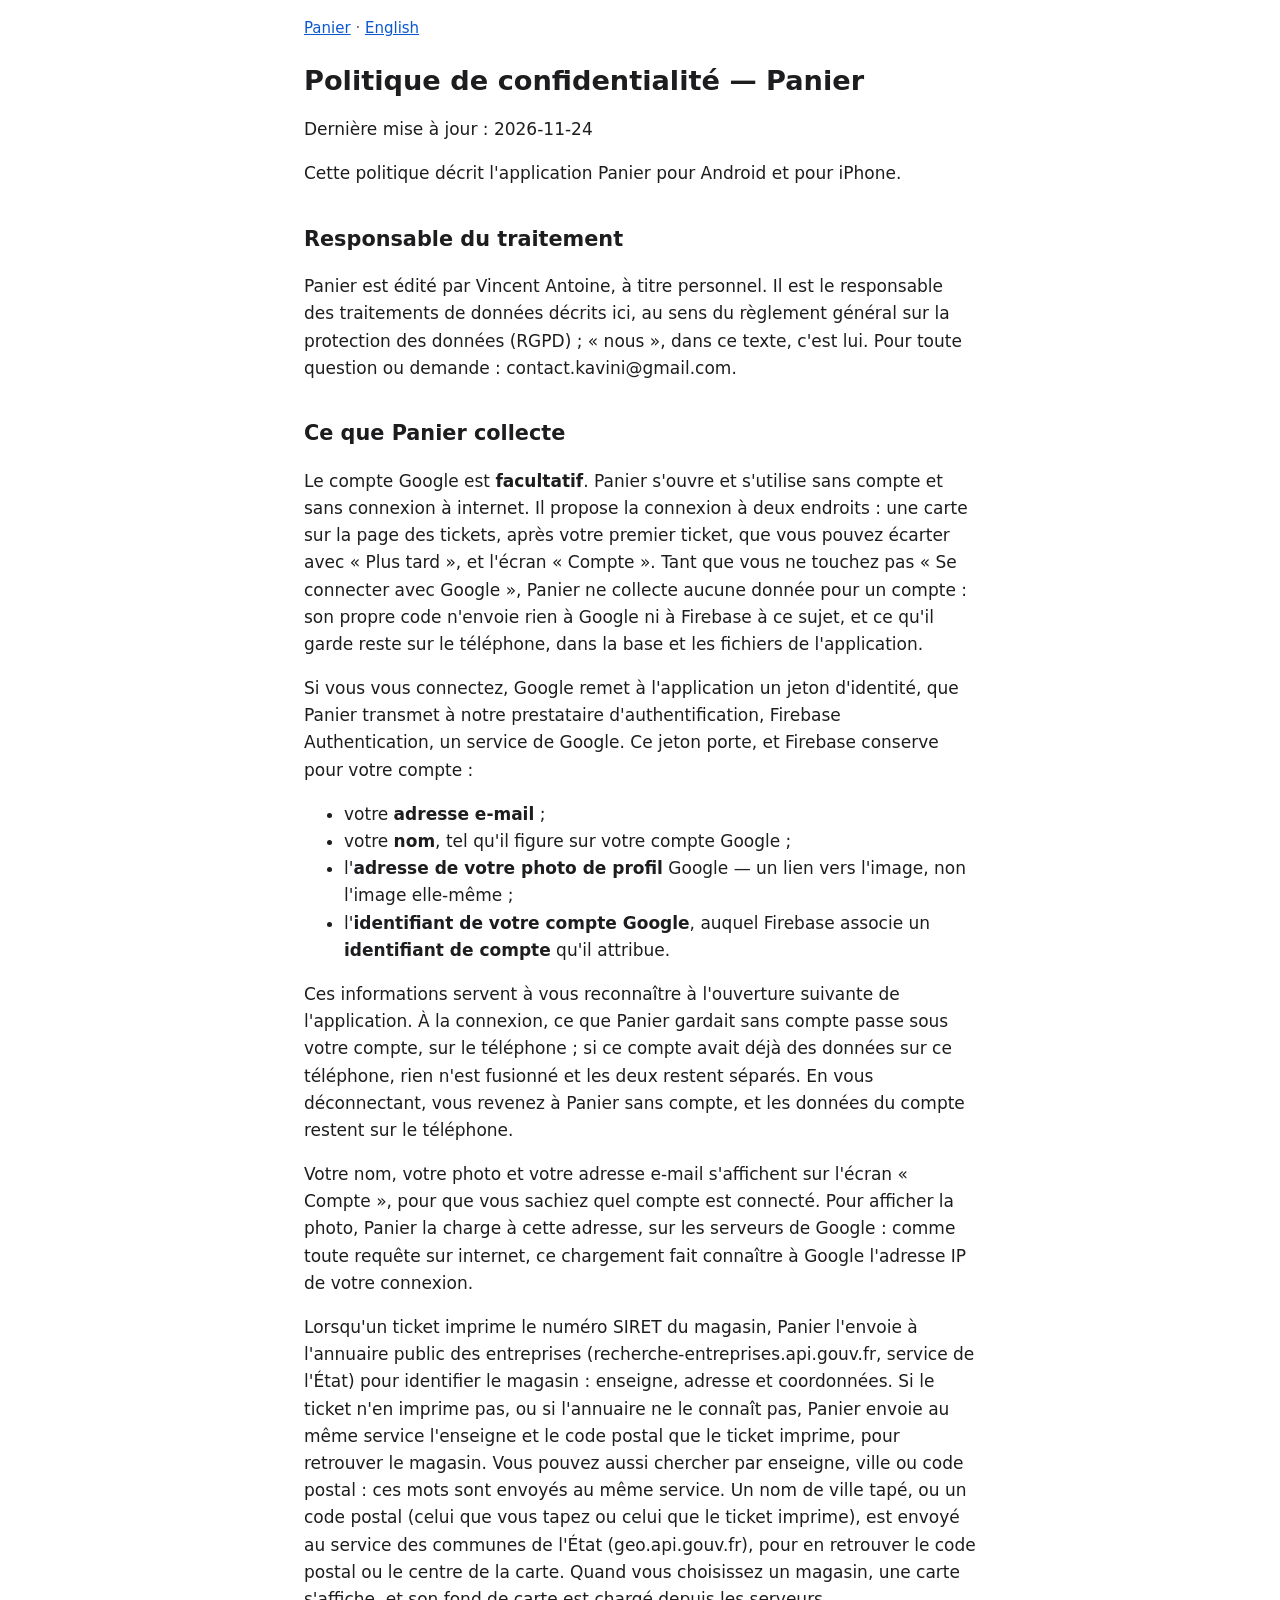
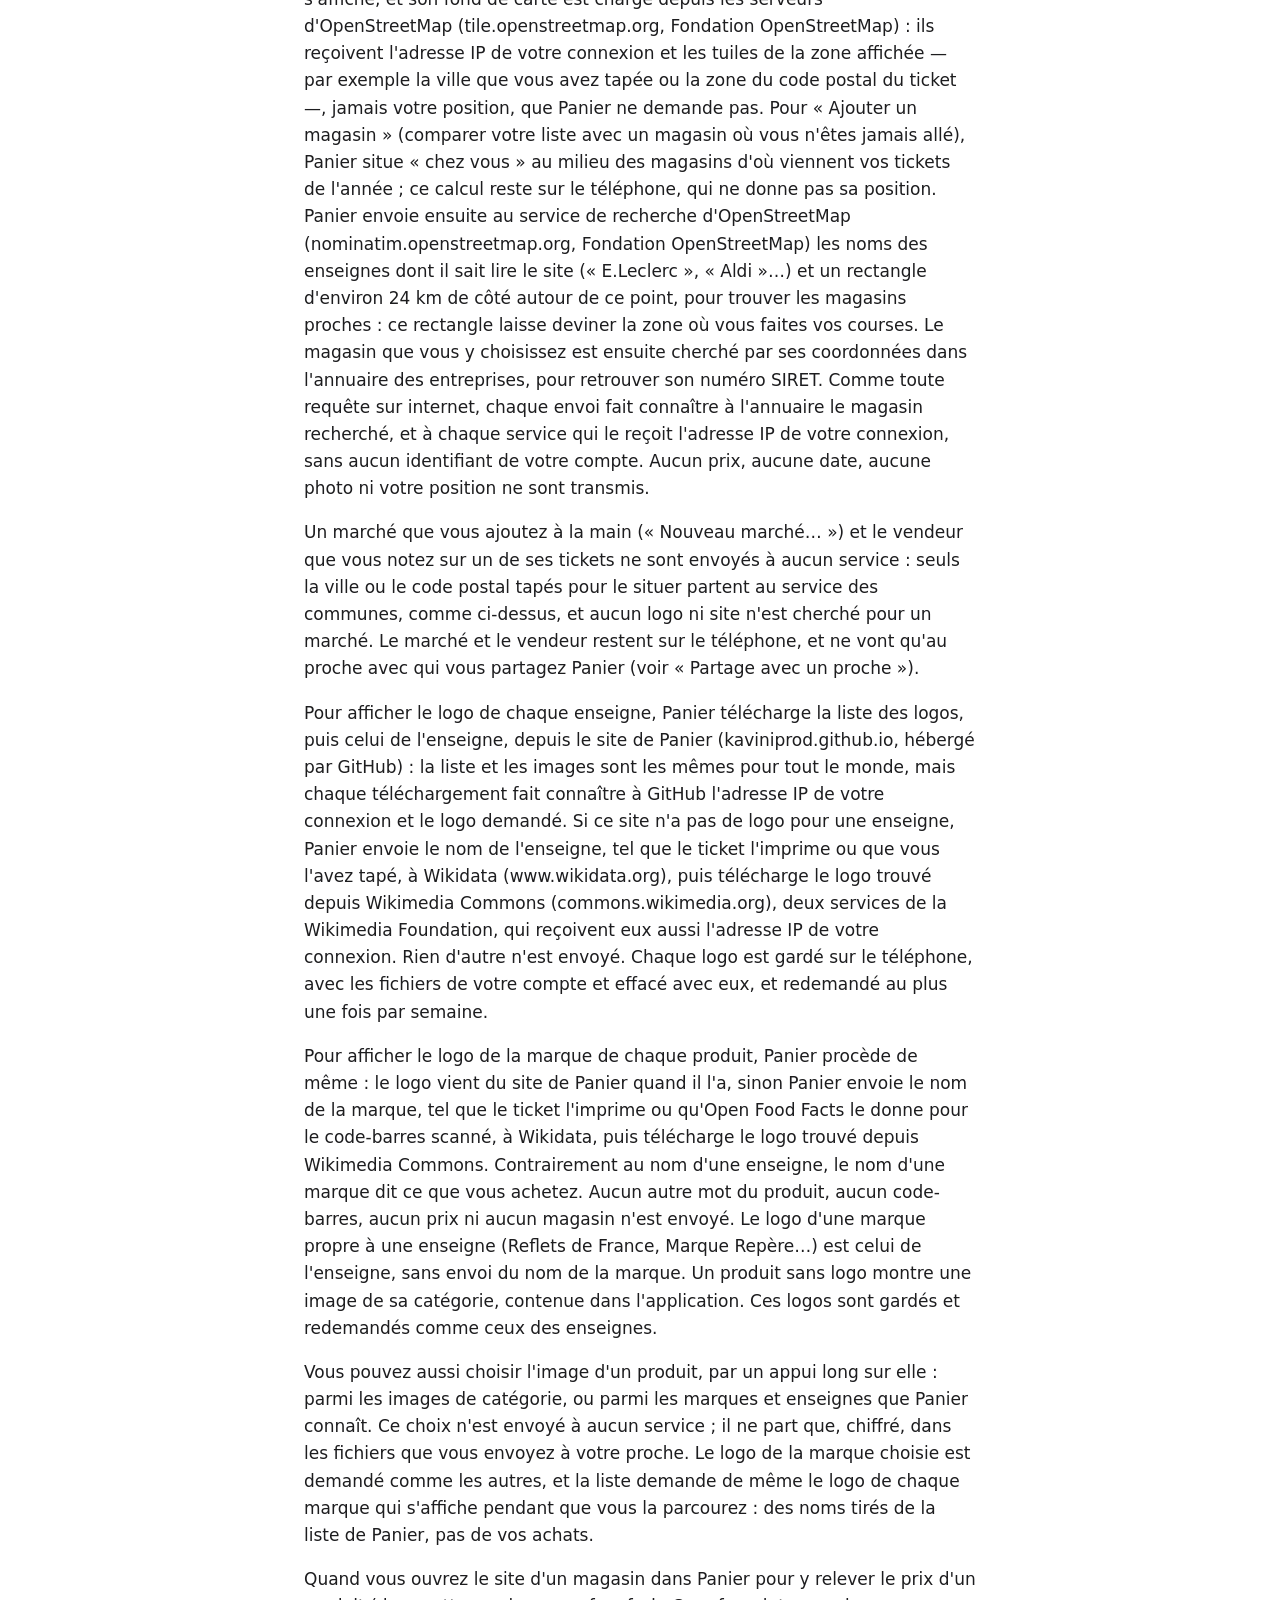
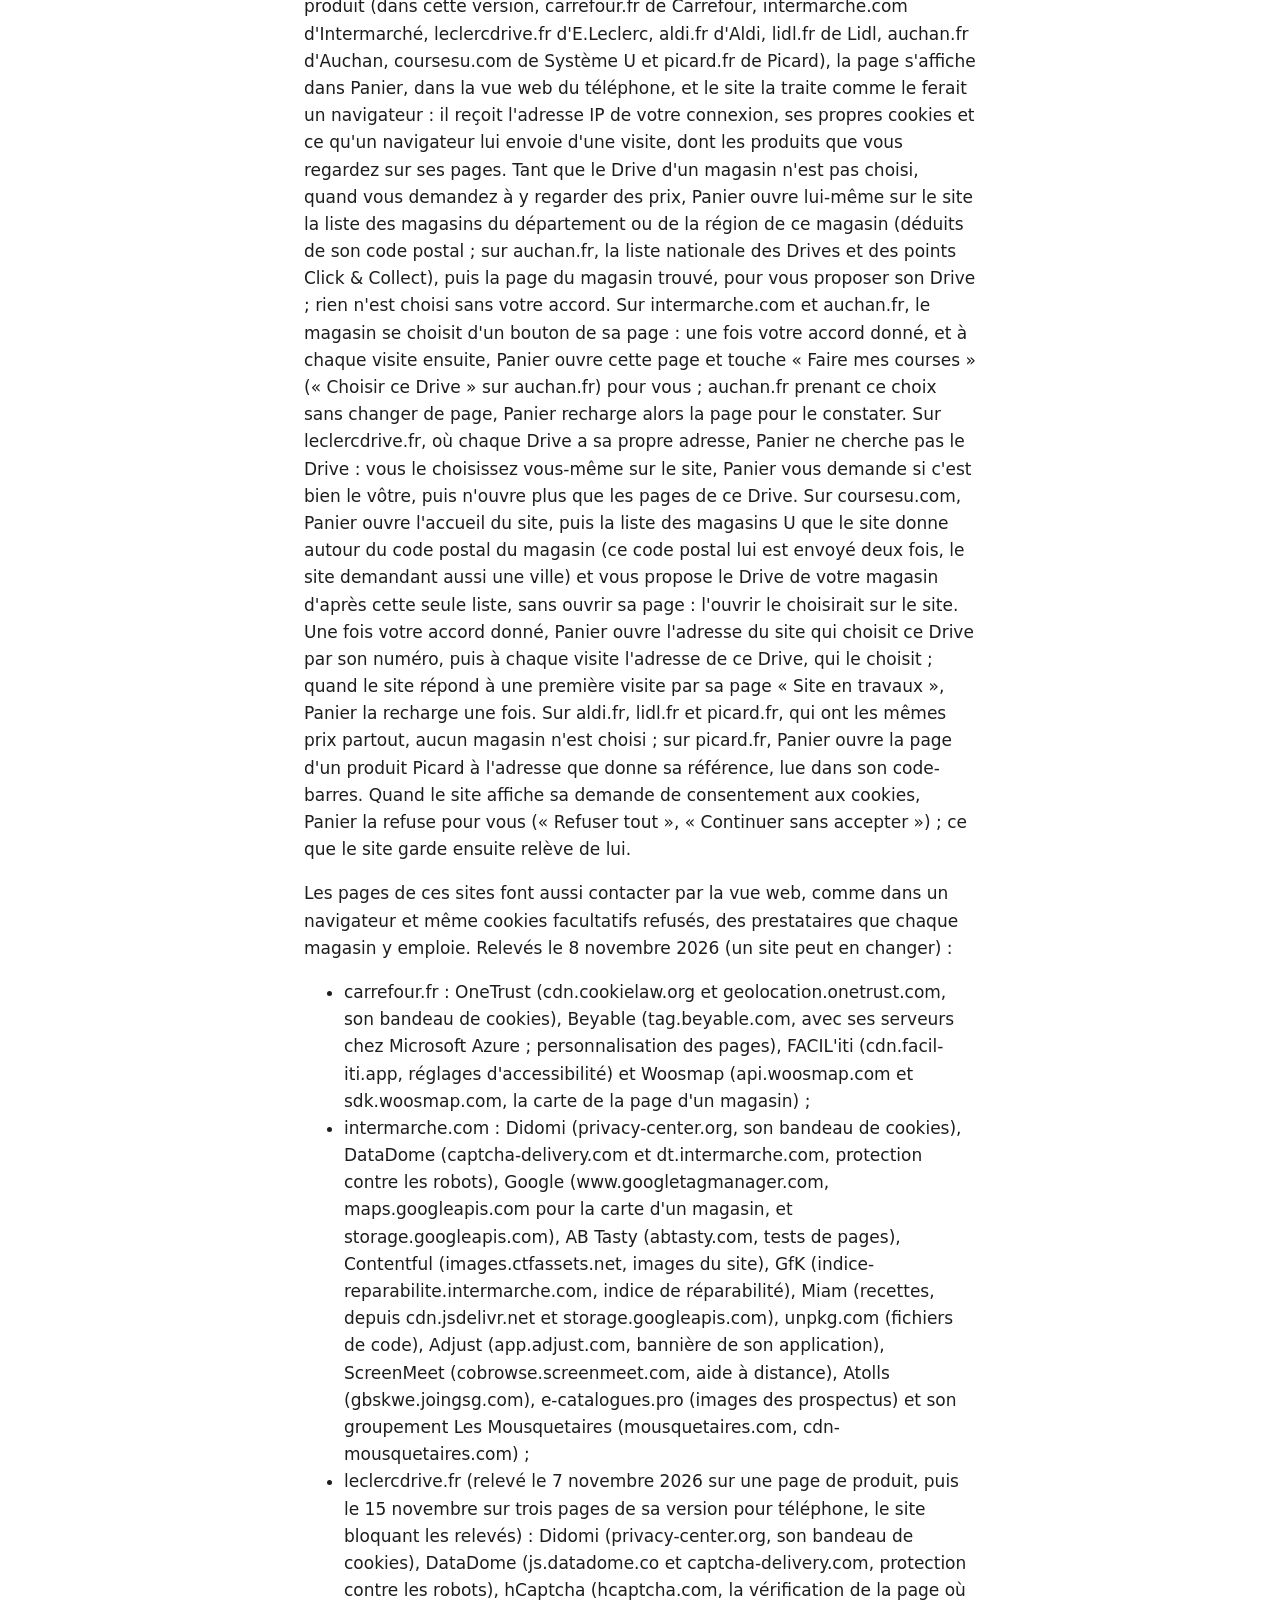
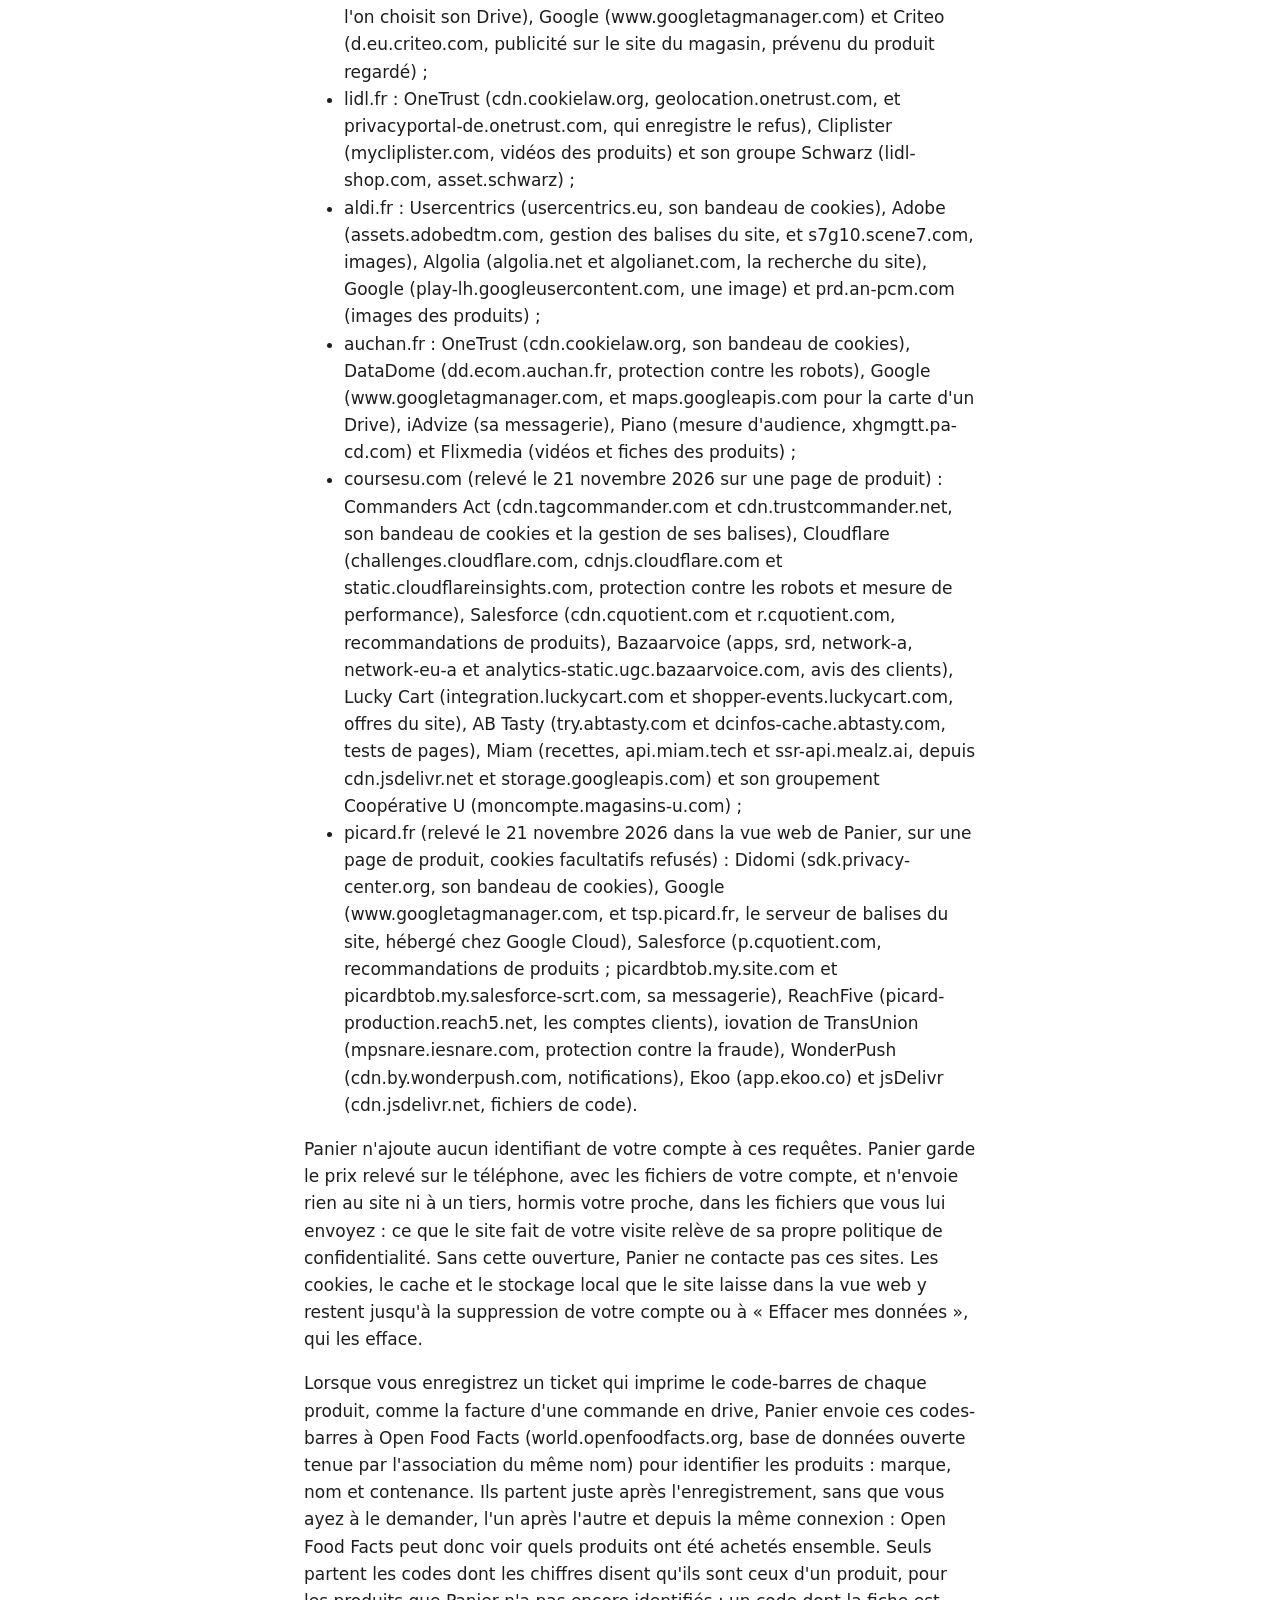
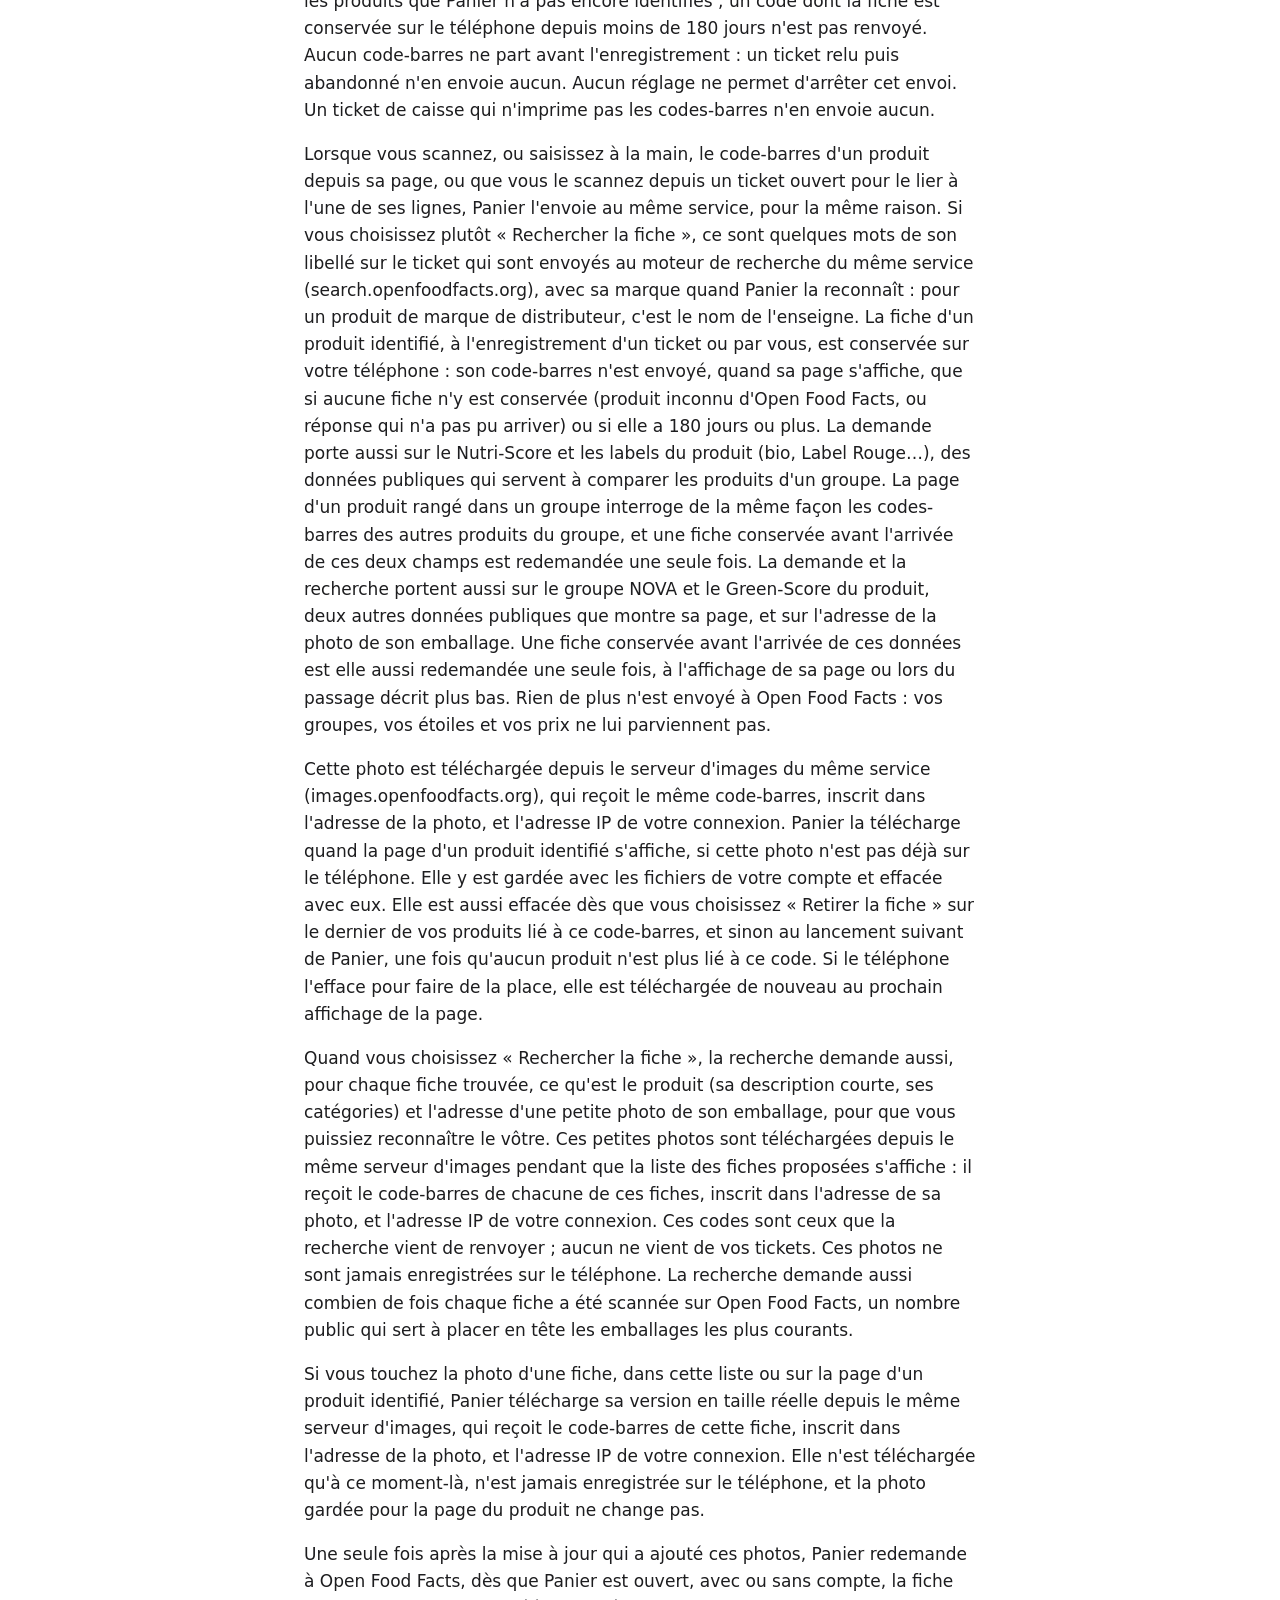
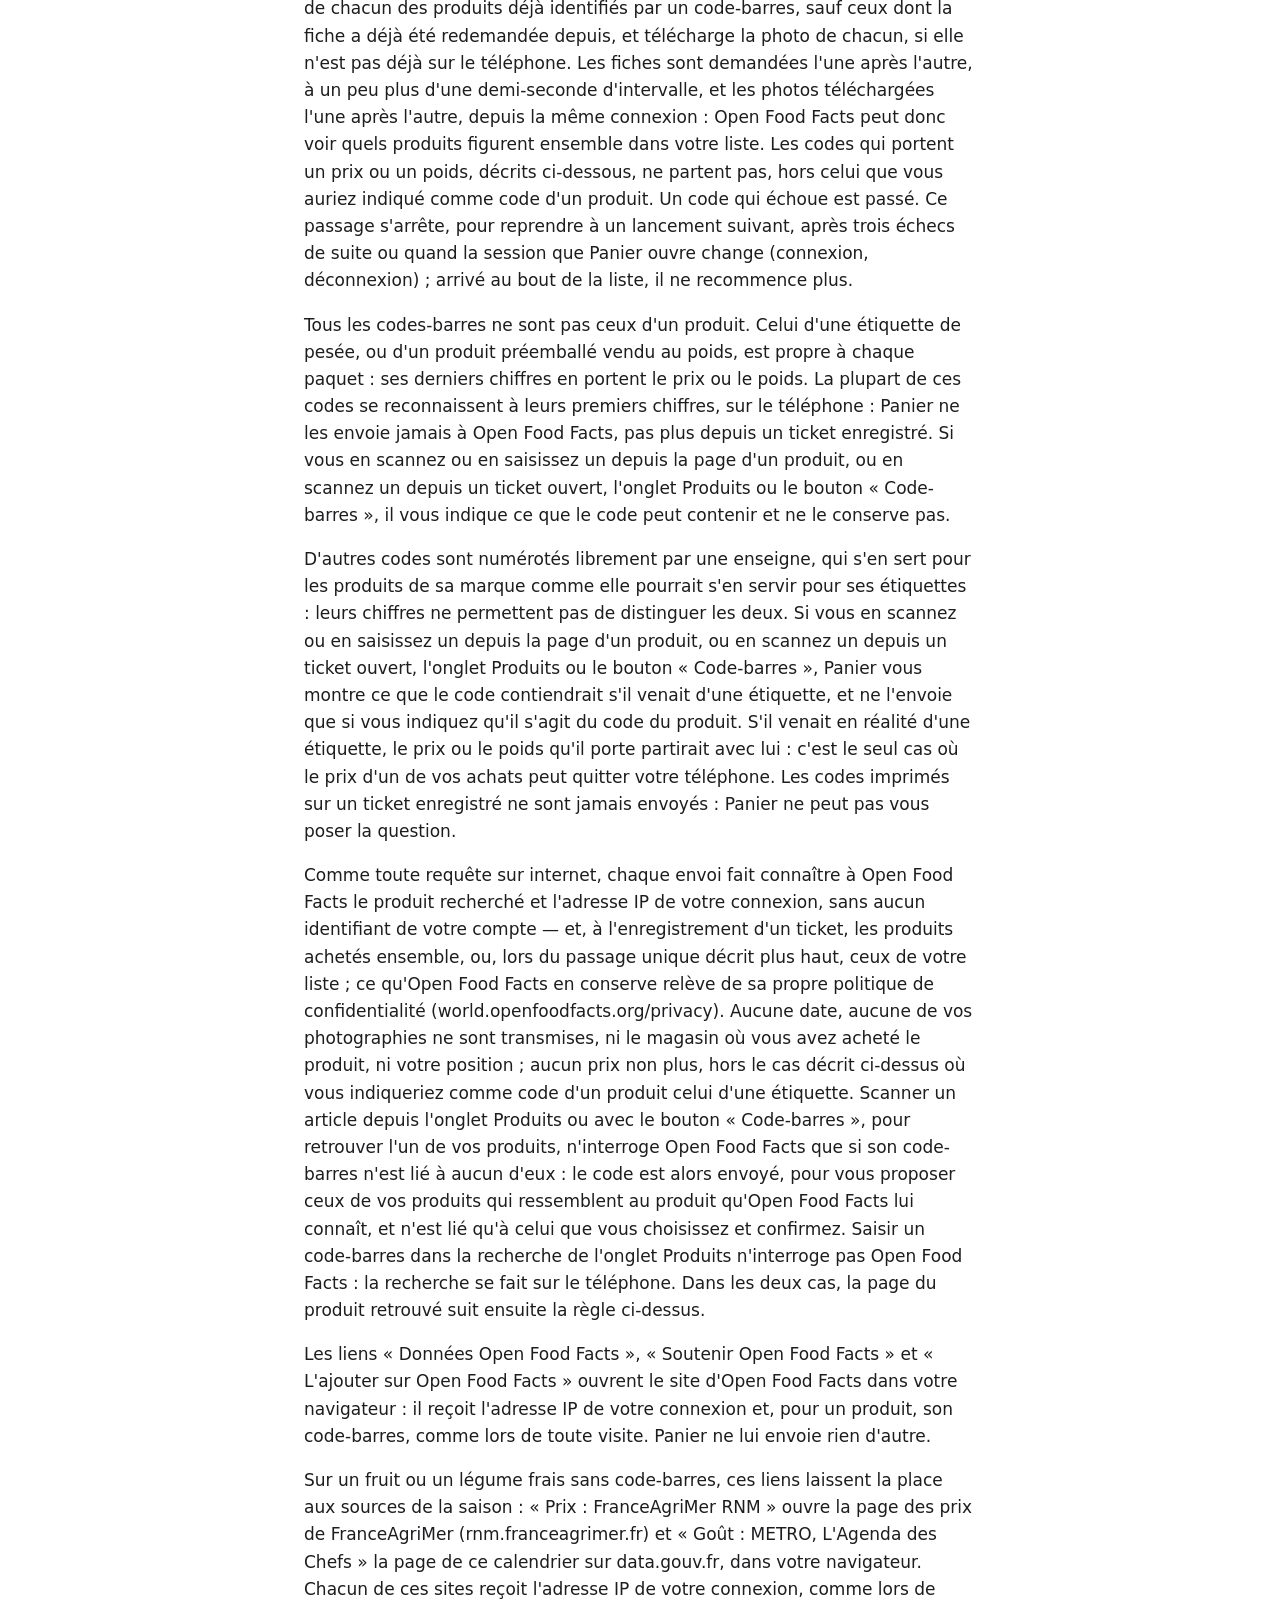
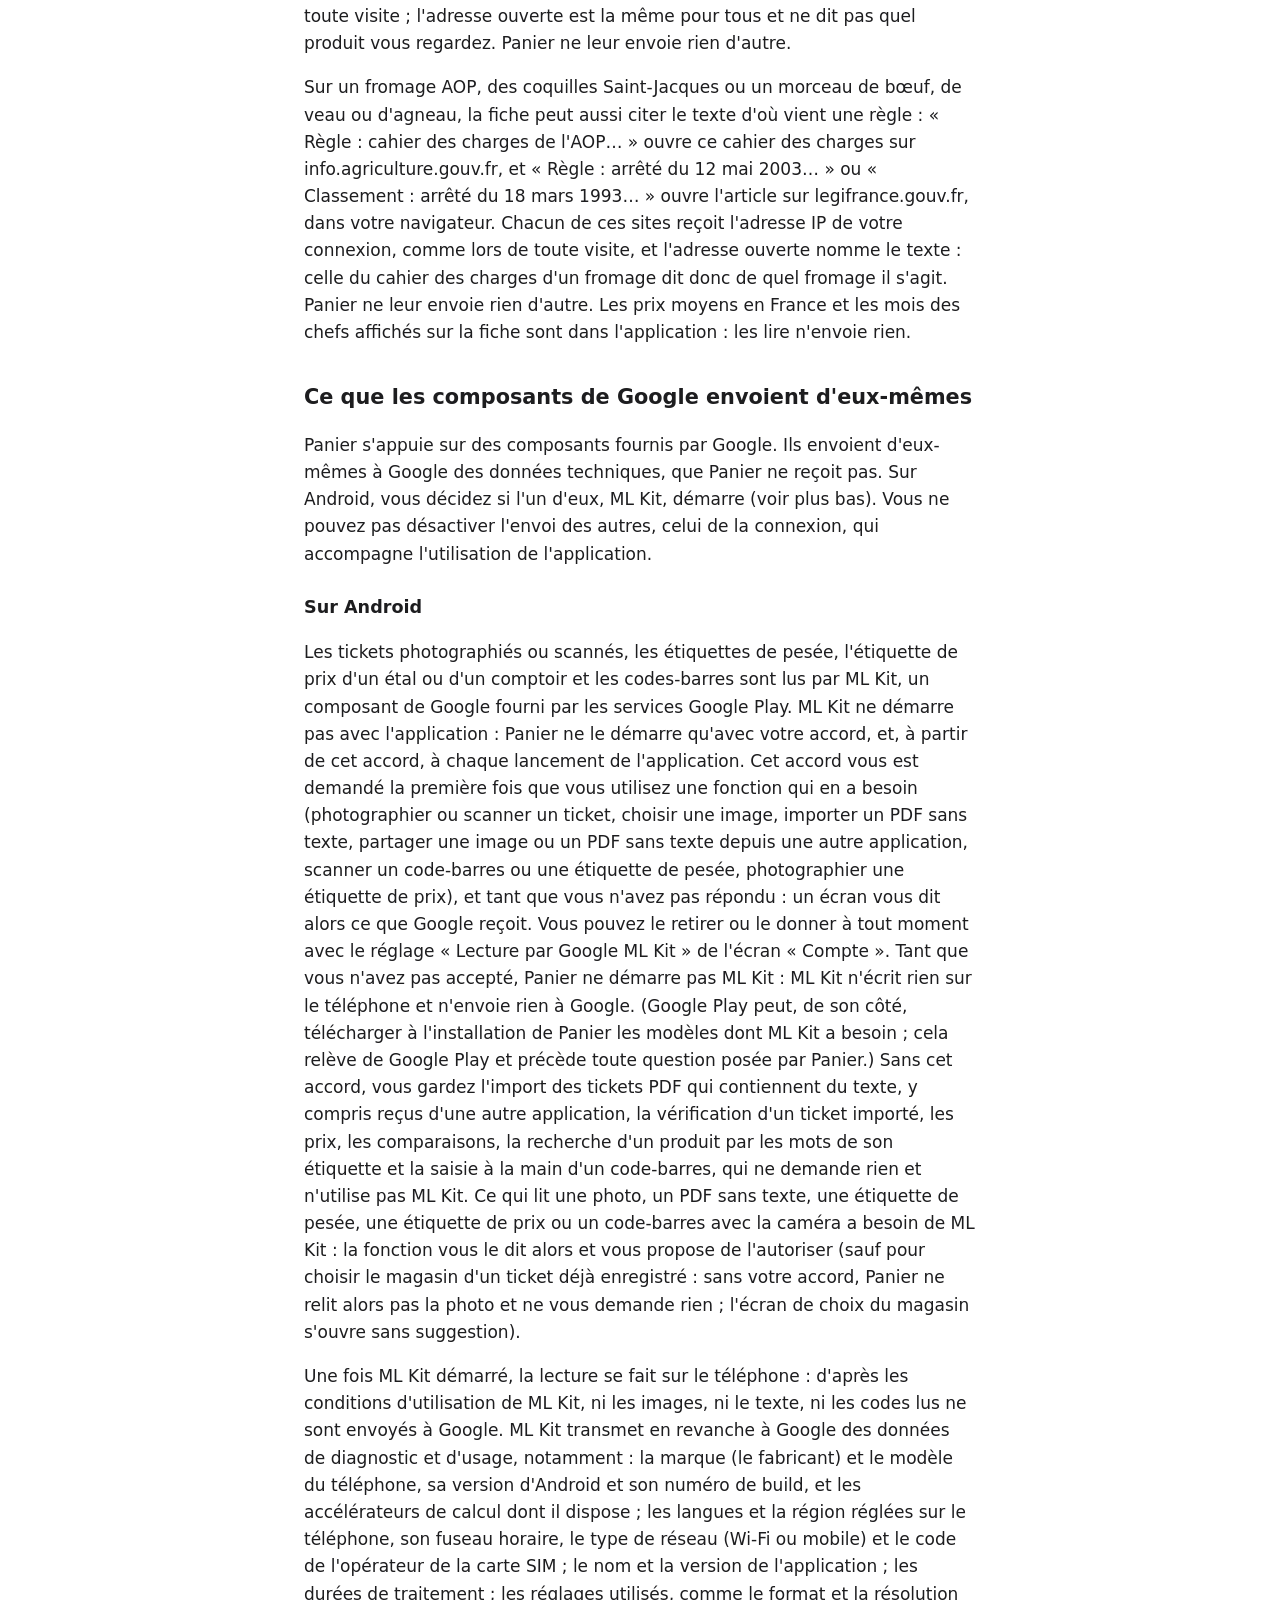
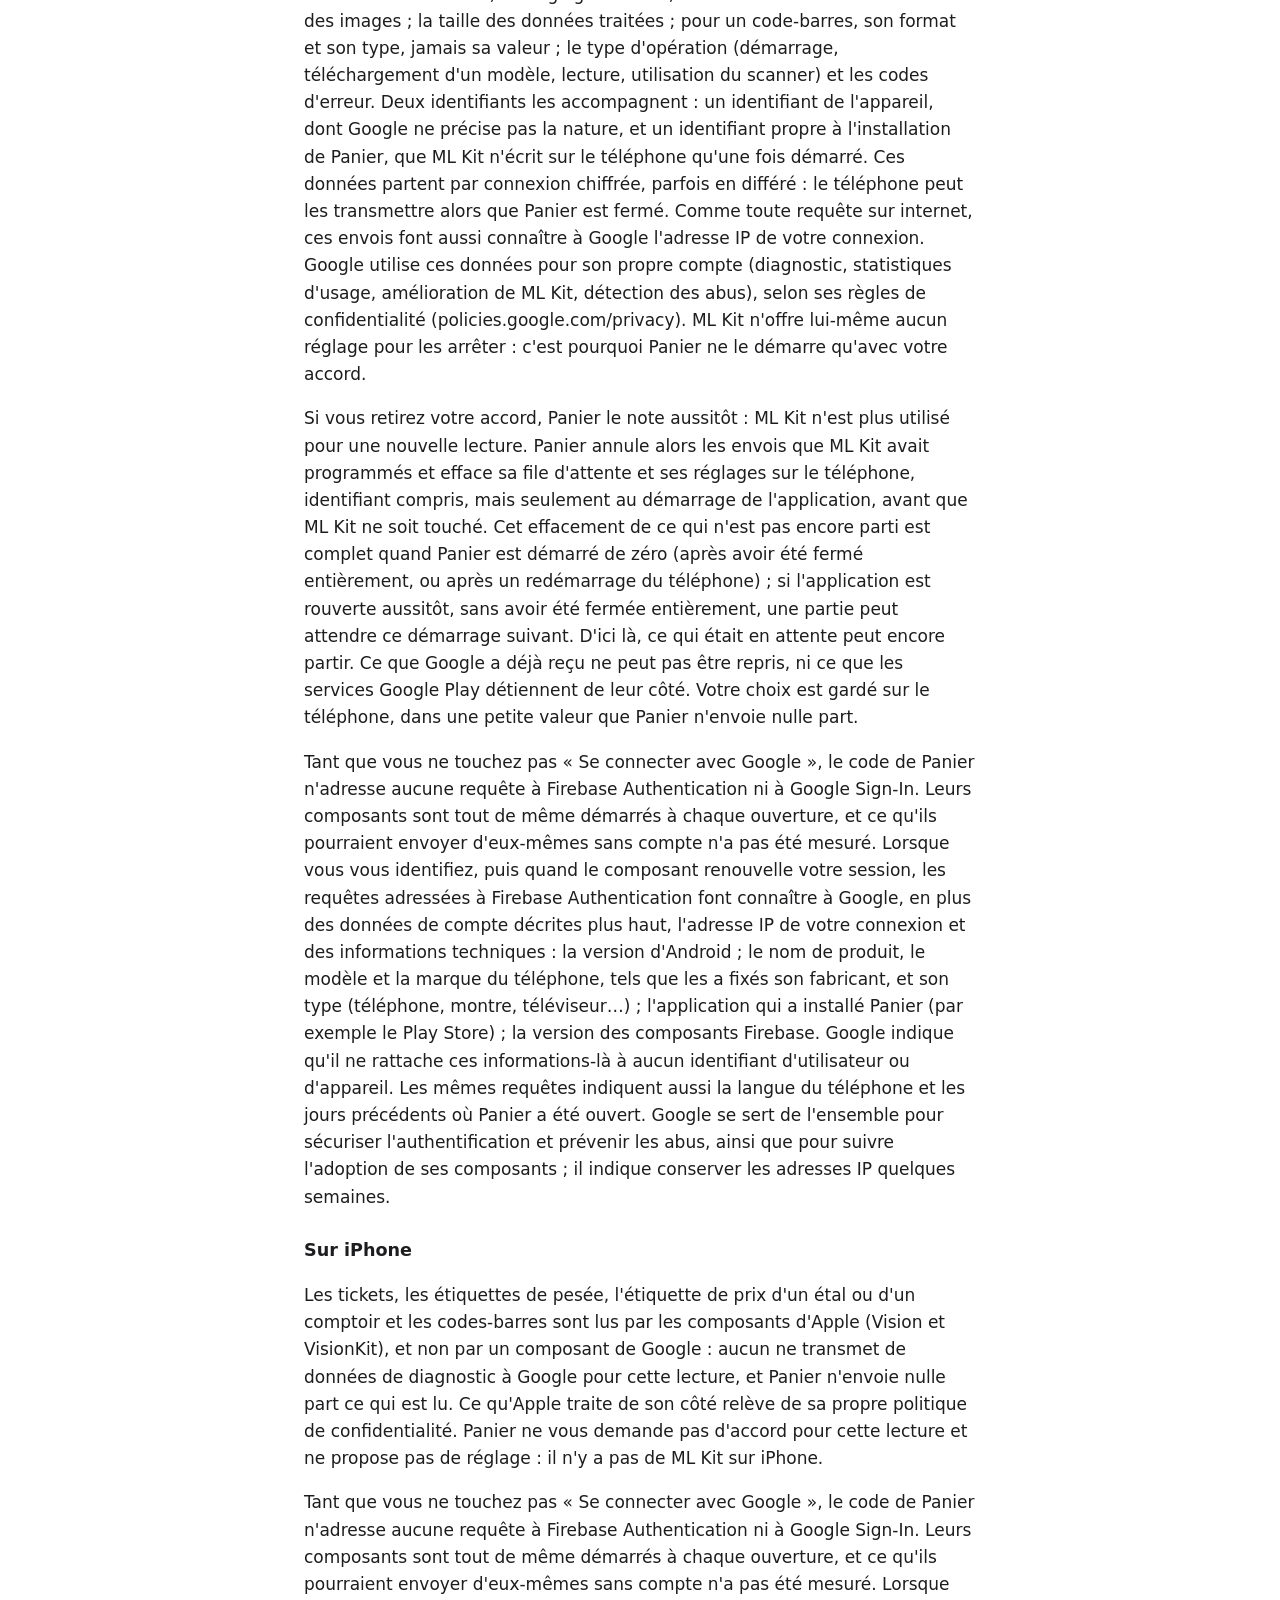
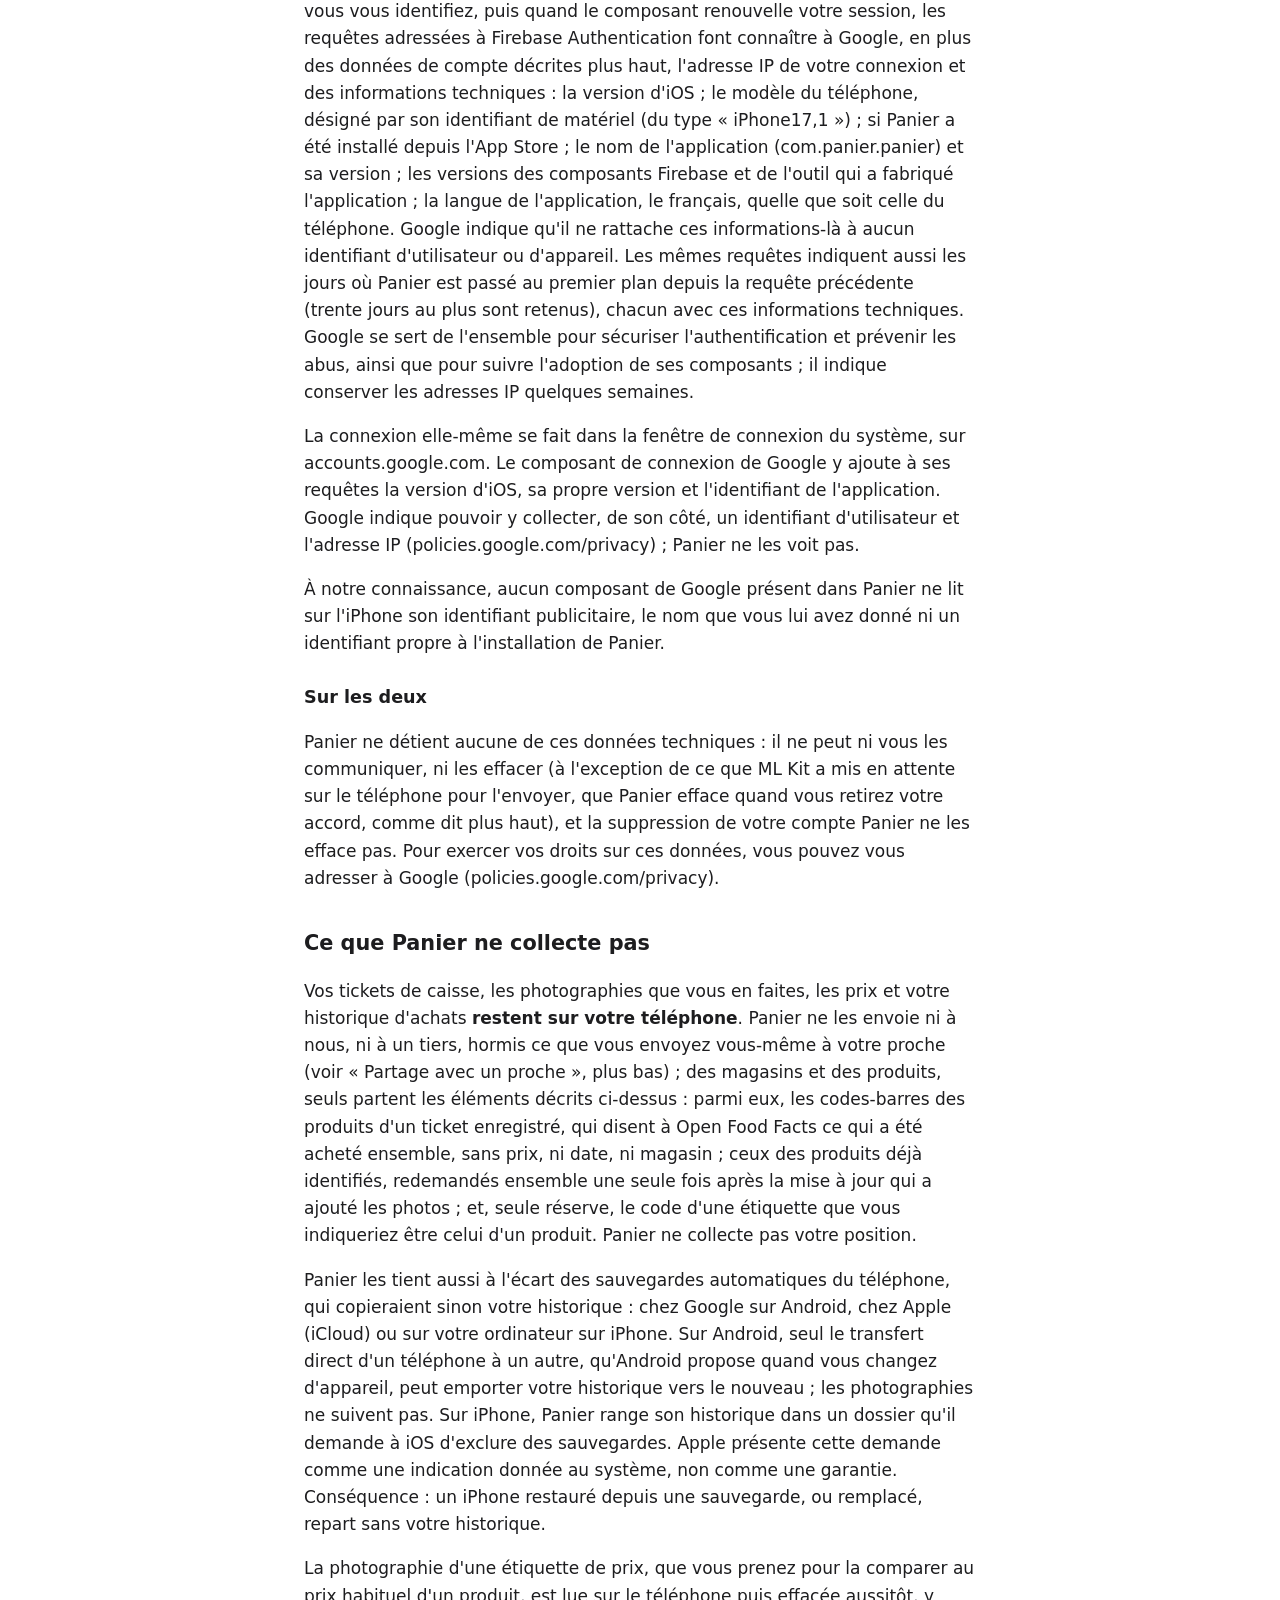
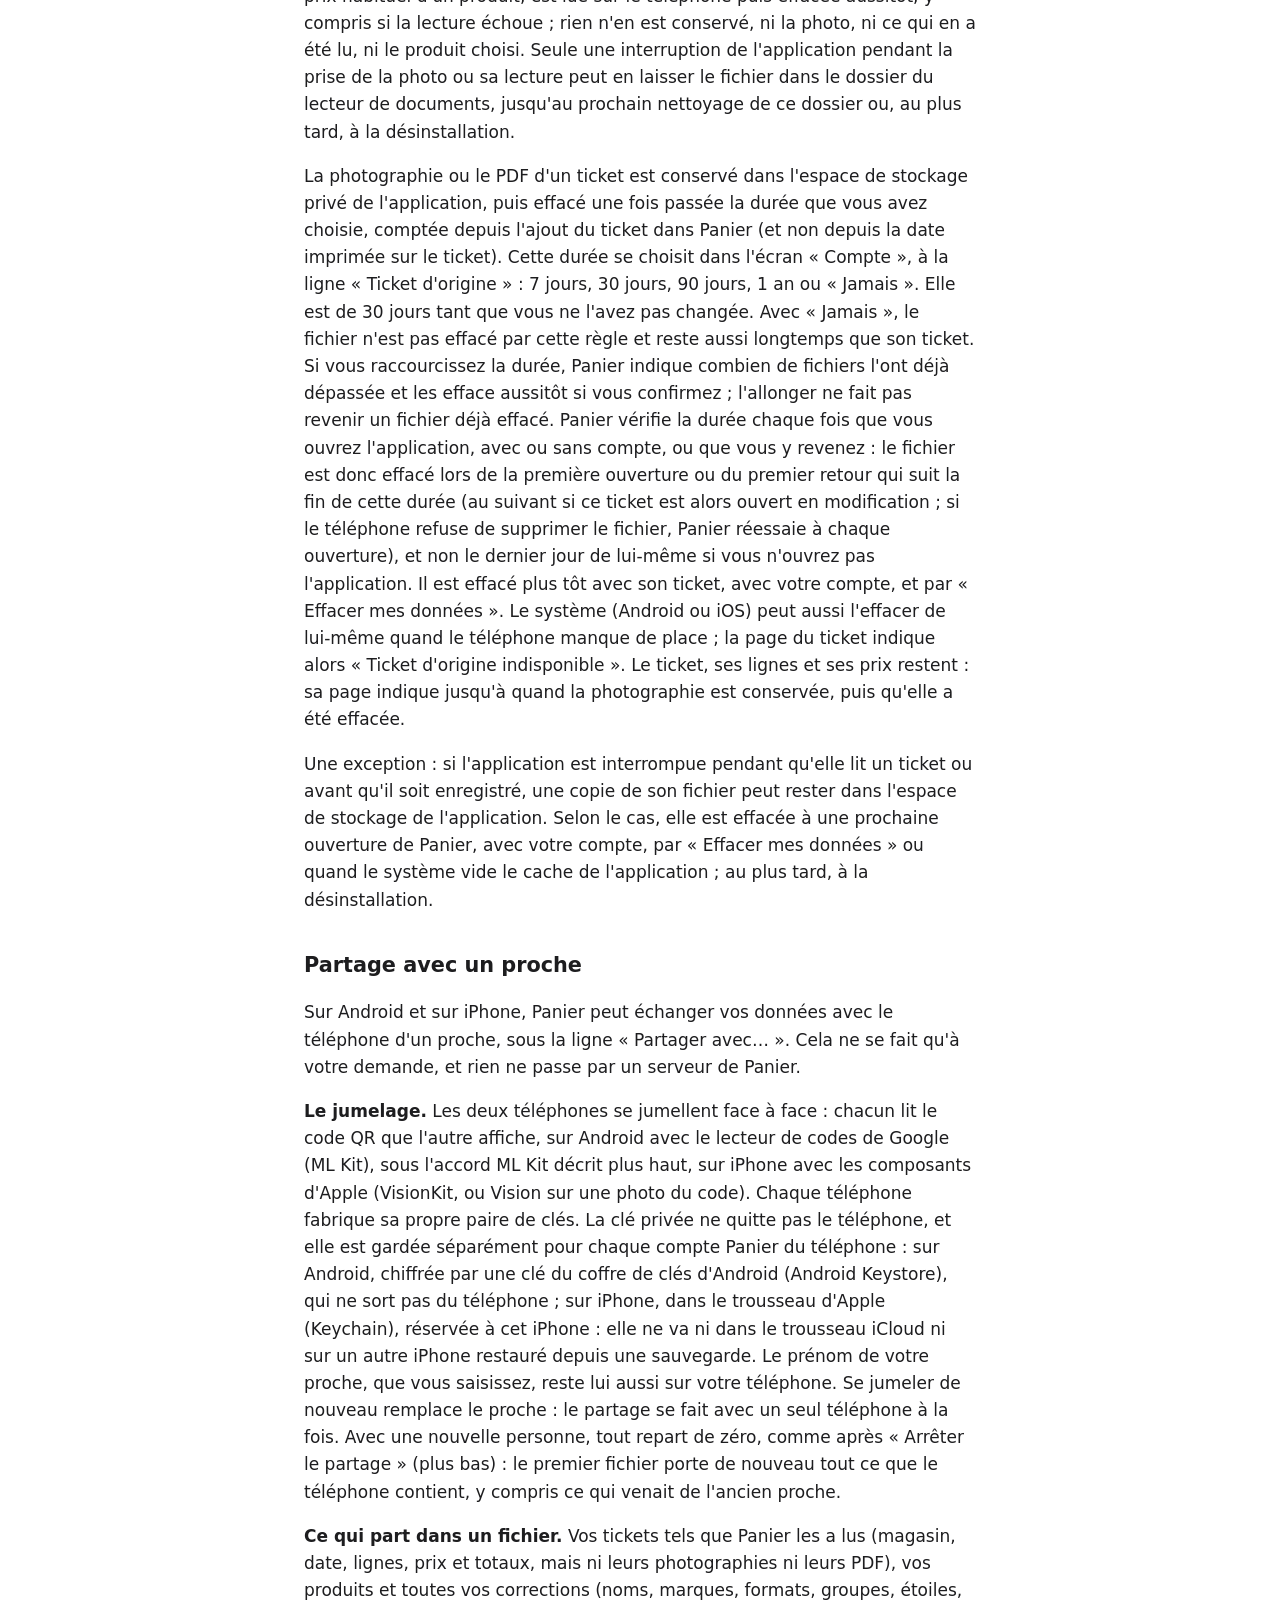
<file: privacy-policy.html>
<!doctype html>
<html lang="fr">
<head>
<meta charset="utf-8">
<meta name="viewport" content="width=device-width, initial-scale=1">
<title>Politique de confidentialité — Panier</title>
<style>
:root { color-scheme: light dark; --fg: #1d1d1f; --bg: #fff; --muted: #5f6368; --link: #0b57d0; }
@media (prefers-color-scheme: dark) { :root { --fg: #e8eaed; --bg: #1b1b1d; --muted: #a0a4a8; --link: #8ab4f8; } }
body { background: var(--bg); color: var(--fg); font: 17px/1.6 system-ui, sans-serif;
       max-width: 42rem; margin: 0 auto; padding: 1rem 16px 4rem; }
a { color: var(--link); }
nav { color: var(--muted); font-size: 15px; margin-bottom: 1.5rem; }
h1 { font-size: 1.7rem; line-height: 1.25; }
h2 { font-size: 1.3rem; margin-top: 2.2rem; }
h3 { font-size: 1.1rem; margin-top: 1.6rem; }
button { font: inherit; padding: .6rem 1rem; margin: .25rem .5rem .25rem 0; border-radius: 8px;
         border: 1px solid var(--muted); background: transparent; color: var(--fg); cursor: pointer; }
button.danger { background: #b3261e; border-color: #b3261e; color: #fff; }
button:disabled { opacity: .6; cursor: default; }
#dw-error { color: #b3261e; }
@media (prefers-color-scheme: dark) { #dw-error { color: #f2b8b5; } }
</style>
</head>
<body>
<nav><a href="index.html">Panier</a> · <a href="privacy-policy.en.html" hreflang="en">English</a></nav>
<main>
<h1>Politique de confidentialité — Panier</h1>
<p>Dernière mise à jour : 2026-11-24</p>
<p>Cette politique décrit l'application Panier pour Android et pour iPhone.</p>
<h2>Responsable du traitement</h2>
<p>Panier est édité par Vincent Antoine, à titre personnel. Il est le responsable des traitements de données décrits ici, au sens du règlement général sur la protection des données (RGPD) ; « nous », dans ce texte, c'est lui. Pour toute question ou demande : contact.kavini@gmail.com.</p>
<h2>Ce que Panier collecte</h2>
<p>Le compte Google est <strong>facultatif</strong>. Panier s'ouvre et s'utilise sans compte et sans connexion à internet. Il propose la connexion à deux endroits : une carte sur la page des tickets, après votre premier ticket, que vous pouvez écarter avec « Plus tard », et l'écran « Compte ». Tant que vous ne touchez pas « Se connecter avec Google », Panier ne collecte aucune donnée pour un compte : son propre code n'envoie rien à Google ni à Firebase à ce sujet, et ce qu'il garde reste sur le téléphone, dans la base et les fichiers de l'application.</p>
<p>Si vous vous connectez, Google remet à l'application un jeton d'identité, que Panier transmet à notre prestataire d'authentification, Firebase Authentication, un service de Google. Ce jeton porte, et Firebase conserve pour votre compte :</p>
<ul><li>votre <strong>adresse e-mail</strong> ;</li><li>votre <strong>nom</strong>, tel qu'il figure sur votre compte Google ;</li><li>l'<strong>adresse de votre photo de profil</strong> Google — un lien vers l'image, non l'image elle-même ;</li><li>l'<strong>identifiant de votre compte Google</strong>, auquel Firebase associe un <strong>identifiant de compte</strong> qu'il attribue.</li></ul>
<p>Ces informations servent à vous reconnaître à l'ouverture suivante de l'application. À la connexion, ce que Panier gardait sans compte passe sous votre compte, sur le téléphone ; si ce compte avait déjà des données sur ce téléphone, rien n'est fusionné et les deux restent séparés. En vous déconnectant, vous revenez à Panier sans compte, et les données du compte restent sur le téléphone.</p>
<p>Votre nom, votre photo et votre adresse e-mail s'affichent sur l'écran « Compte », pour que vous sachiez quel compte est connecté. Pour afficher la photo, Panier la charge à cette adresse, sur les serveurs de Google : comme toute requête sur internet, ce chargement fait connaître à Google l'adresse IP de votre connexion.</p>
<p>Lorsqu'un ticket imprime le numéro SIRET du magasin, Panier l'envoie à l'annuaire public des entreprises (recherche-entreprises.api.gouv.fr, service de l'État) pour identifier le magasin : enseigne, adresse et coordonnées. Si le ticket n'en imprime pas, ou si l'annuaire ne le connaît pas, Panier envoie au même service l'enseigne et le code postal que le ticket imprime, pour retrouver le magasin. Vous pouvez aussi chercher par enseigne, ville ou code postal : ces mots sont envoyés au même service. Un nom de ville tapé, ou un code postal (celui que vous tapez ou celui que le ticket imprime), est envoyé au service des communes de l'État (geo.api.gouv.fr), pour en retrouver le code postal ou le centre de la carte. Quand vous choisissez un magasin, une carte s'affiche, et son fond de carte est chargé depuis les serveurs d'OpenStreetMap (tile.openstreetmap.org, Fondation OpenStreetMap) : ils reçoivent l'adresse IP de votre connexion et les tuiles de la zone affichée — par exemple la ville que vous avez tapée ou la zone du code postal du ticket —, jamais votre position, que Panier ne demande pas. Pour « Ajouter un magasin » (comparer votre liste avec un magasin où vous n'êtes jamais allé), Panier situe « chez vous » au milieu des magasins d'où viennent vos tickets de l'année ; ce calcul reste sur le téléphone, qui ne donne pas sa position. Panier envoie ensuite au service de recherche d'OpenStreetMap (nominatim.openstreetmap.org, Fondation OpenStreetMap) les noms des enseignes dont il sait lire le site (« E.Leclerc », « Aldi »…) et un rectangle d'environ 24 km de côté autour de ce point, pour trouver les magasins proches : ce rectangle laisse deviner la zone où vous faites vos courses. Le magasin que vous y choisissez est ensuite cherché par ses coordonnées dans l'annuaire des entreprises, pour retrouver son numéro SIRET. Comme toute requête sur internet, chaque envoi fait connaître à l'annuaire le magasin recherché, et à chaque service qui le reçoit l'adresse IP de votre connexion, sans aucun identifiant de votre compte. Aucun prix, aucune date, aucune photo ni votre position ne sont transmis.</p>
<p>Un marché que vous ajoutez à la main (« Nouveau marché… ») et le vendeur que vous notez sur un de ses tickets ne sont envoyés à aucun service : seuls la ville ou le code postal tapés pour le situer partent au service des communes, comme ci-dessus, et aucun logo ni site n'est cherché pour un marché. Le marché et le vendeur restent sur le téléphone, et ne vont qu'au proche avec qui vous partagez Panier (voir « Partage avec un proche »).</p>
<p>Pour afficher le logo de chaque enseigne, Panier télécharge la liste des logos, puis celui de l'enseigne, depuis le site de Panier (kaviniprod.github.io, hébergé par GitHub) : la liste et les images sont les mêmes pour tout le monde, mais chaque téléchargement fait connaître à GitHub l'adresse IP de votre connexion et le logo demandé. Si ce site n'a pas de logo pour une enseigne, Panier envoie le nom de l'enseigne, tel que le ticket l'imprime ou que vous l'avez tapé, à Wikidata (www.wikidata.org), puis télécharge le logo trouvé depuis Wikimedia Commons (commons.wikimedia.org), deux services de la Wikimedia Foundation, qui reçoivent eux aussi l'adresse IP de votre connexion. Rien d'autre n'est envoyé. Chaque logo est gardé sur le téléphone, avec les fichiers de votre compte et effacé avec eux, et redemandé au plus une fois par semaine.</p>
<p>Pour afficher le logo de la marque de chaque produit, Panier procède de même : le logo vient du site de Panier quand il l'a, sinon Panier envoie le nom de la marque, tel que le ticket l'imprime ou qu'Open Food Facts le donne pour le code-barres scanné, à Wikidata, puis télécharge le logo trouvé depuis Wikimedia Commons. Contrairement au nom d'une enseigne, le nom d'une marque dit ce que vous achetez. Aucun autre mot du produit, aucun code-barres, aucun prix ni aucun magasin n'est envoyé. Le logo d'une marque propre à une enseigne (Reflets de France, Marque Repère…) est celui de l'enseigne, sans envoi du nom de la marque. Un produit sans logo montre une image de sa catégorie, contenue dans l'application. Ces logos sont gardés et redemandés comme ceux des enseignes.</p>
<p>Vous pouvez aussi choisir l'image d'un produit, par un appui long sur elle : parmi les images de catégorie, ou parmi les marques et enseignes que Panier connaît. Ce choix n'est envoyé à aucun service ; il ne part que, chiffré, dans les fichiers que vous envoyez à votre proche. Le logo de la marque choisie est demandé comme les autres, et la liste demande de même le logo de chaque marque qui s'affiche pendant que vous la parcourez : des noms tirés de la liste de Panier, pas de vos achats.</p>
<p>Quand vous ouvrez le site d'un magasin dans Panier pour y relever le prix d'un produit (dans cette version, carrefour.fr de Carrefour, intermarche.com d'Intermarché, leclercdrive.fr d'E.Leclerc, aldi.fr d'Aldi, lidl.fr de Lidl, auchan.fr d'Auchan, coursesu.com de Système U et picard.fr de Picard), la page s'affiche dans Panier, dans la vue web du téléphone, et le site la traite comme le ferait un navigateur : il reçoit l'adresse IP de votre connexion, ses propres cookies et ce qu'un navigateur lui envoie d'une visite, dont les produits que vous regardez sur ses pages. Tant que le Drive d'un magasin n'est pas choisi, quand vous demandez à y regarder des prix, Panier ouvre lui-même sur le site la liste des magasins du département ou de la région de ce magasin (déduits de son code postal ; sur auchan.fr, la liste nationale des Drives et des points Click &amp; Collect), puis la page du magasin trouvé, pour vous proposer son Drive ; rien n'est choisi sans votre accord. Sur intermarche.com et auchan.fr, le magasin se choisit d'un bouton de sa page : une fois votre accord donné, et à chaque visite ensuite, Panier ouvre cette page et touche « Faire mes courses » (« Choisir ce Drive » sur auchan.fr) pour vous ; auchan.fr prenant ce choix sans changer de page, Panier recharge alors la page pour le constater. Sur leclercdrive.fr, où chaque Drive a sa propre adresse, Panier ne cherche pas le Drive : vous le choisissez vous-même sur le site, Panier vous demande si c'est bien le vôtre, puis n'ouvre plus que les pages de ce Drive. Sur coursesu.com, Panier ouvre l'accueil du site, puis la liste des magasins U que le site donne autour du code postal du magasin (ce code postal lui est envoyé deux fois, le site demandant aussi une ville) et vous propose le Drive de votre magasin d'après cette seule liste, sans ouvrir sa page : l'ouvrir le choisirait sur le site. Une fois votre accord donné, Panier ouvre l'adresse du site qui choisit ce Drive par son numéro, puis à chaque visite l'adresse de ce Drive, qui le choisit ; quand le site répond à une première visite par sa page « Site en travaux », Panier la recharge une fois. Sur aldi.fr, lidl.fr et picard.fr, qui ont les mêmes prix partout, aucun magasin n'est choisi ; sur picard.fr, Panier ouvre la page d'un produit Picard à l'adresse que donne sa référence, lue dans son code-barres. Quand le site affiche sa demande de consentement aux cookies, Panier la refuse pour vous (« Refuser tout », « Continuer sans accepter ») ; ce que le site garde ensuite relève de lui.</p>
<p>Les pages de ces sites font aussi contacter par la vue web, comme dans un navigateur et même cookies facultatifs refusés, des prestataires que chaque magasin y emploie. Relevés le 8 novembre 2026 (un site peut en changer) :</p>
<ul><li>carrefour.fr : OneTrust (cdn.cookielaw.org et geolocation.onetrust.com, son bandeau de cookies), Beyable (tag.beyable.com, avec ses serveurs chez Microsoft Azure ; personnalisation des pages), FACIL'iti (cdn.facil-iti.app, réglages d'accessibilité) et Woosmap (api.woosmap.com et sdk.woosmap.com, la carte de la page d'un magasin) ;</li><li>intermarche.com : Didomi (privacy-center.org, son bandeau de cookies), DataDome (captcha-delivery.com et dt.intermarche.com, protection contre les robots), Google (www.googletagmanager.com, maps.googleapis.com pour la carte d'un magasin, et storage.googleapis.com), AB Tasty (abtasty.com, tests de pages), Contentful (images.ctfassets.net, images du site), GfK (indice-reparabilite.intermarche.com, indice de réparabilité), Miam (recettes, depuis cdn.jsdelivr.net et storage.googleapis.com), unpkg.com (fichiers de code), Adjust (app.adjust.com, bannière de son application), ScreenMeet (cobrowse.screenmeet.com, aide à distance), Atolls (gbskwe.joingsg.com), e-catalogues.pro (images des prospectus) et son groupement Les Mousquetaires (mousquetaires.com, cdn-mousquetaires.com) ;</li><li>leclercdrive.fr (relevé le 7 novembre 2026 sur une page de produit, puis le 15 novembre sur trois pages de sa version pour téléphone, le site bloquant les relevés) : Didomi (privacy-center.org, son bandeau de cookies), DataDome (js.datadome.co et captcha-delivery.com, protection contre les robots), hCaptcha (hcaptcha.com, la vérification de la page où l'on choisit son Drive), Google (www.googletagmanager.com) et Criteo (d.eu.criteo.com, publicité sur le site du magasin, prévenu du produit regardé) ;</li><li>lidl.fr : OneTrust (cdn.cookielaw.org, geolocation.onetrust.com, et privacyportal-de.onetrust.com, qui enregistre le refus), Cliplister (mycliplister.com, vidéos des produits) et son groupe Schwarz (lidl-shop.com, asset.schwarz) ;</li><li>aldi.fr : Usercentrics (usercentrics.eu, son bandeau de cookies), Adobe (assets.adobedtm.com, gestion des balises du site, et s7g10.scene7.com, images), Algolia (algolia.net et algolianet.com, la recherche du site), Google (play-lh.googleusercontent.com, une image) et prd.an-pcm.com (images des produits) ;</li><li>auchan.fr : OneTrust (cdn.cookielaw.org, son bandeau de cookies), DataDome (dd.ecom.auchan.fr, protection contre les robots), Google (www.googletagmanager.com, et maps.googleapis.com pour la carte d'un Drive), iAdvize (sa messagerie), Piano (mesure d'audience, xhgmgtt.pa-cd.com) et Flixmedia (vidéos et fiches des produits) ;</li><li>coursesu.com (relevé le 21 novembre 2026 sur une page de produit) : Commanders Act (cdn.tagcommander.com et cdn.trustcommander.net, son bandeau de cookies et la gestion de ses balises), Cloudflare (challenges.cloudflare.com, cdnjs.cloudflare.com et static.cloudflareinsights.com, protection contre les robots et mesure de performance), Salesforce (cdn.cquotient.com et r.cquotient.com, recommandations de produits), Bazaarvoice (apps, srd, network-a, network-eu-a et analytics-static.ugc.bazaarvoice.com, avis des clients), Lucky Cart (integration.luckycart.com et shopper-events.luckycart.com, offres du site), AB Tasty (try.abtasty.com et dcinfos-cache.abtasty.com, tests de pages), Miam (recettes, api.miam.tech et ssr-api.mealz.ai, depuis cdn.jsdelivr.net et storage.googleapis.com) et son groupement Coopérative U (moncompte.magasins-u.com) ;</li><li>picard.fr (relevé le 21 novembre 2026 dans la vue web de Panier, sur une page de produit, cookies facultatifs refusés) : Didomi (sdk.privacy-center.org, son bandeau de cookies), Google (www.googletagmanager.com, et tsp.picard.fr, le serveur de balises du site, hébergé chez Google Cloud), Salesforce (p.cquotient.com, recommandations de produits ; picardbtob.my.site.com et picardbtob.my.salesforce-scrt.com, sa messagerie), ReachFive (picard-production.reach5.net, les comptes clients), iovation de TransUnion (mpsnare.iesnare.com, protection contre la fraude), WonderPush (cdn.by.wonderpush.com, notifications), Ekoo (app.ekoo.co) et jsDelivr (cdn.jsdelivr.net, fichiers de code).</li></ul>
<p>Panier n'ajoute aucun identifiant de votre compte à ces requêtes. Panier garde le prix relevé sur le téléphone, avec les fichiers de votre compte, et n'envoie rien au site ni à un tiers, hormis votre proche, dans les fichiers que vous lui envoyez : ce que le site fait de votre visite relève de sa propre politique de confidentialité. Sans cette ouverture, Panier ne contacte pas ces sites. Les cookies, le cache et le stockage local que le site laisse dans la vue web y restent jusqu'à la suppression de votre compte ou à « Effacer mes données », qui les efface.</p>
<p>Lorsque vous enregistrez un ticket qui imprime le code-barres de chaque produit, comme la facture d'une commande en drive, Panier envoie ces codes-barres à Open Food Facts (world.openfoodfacts.org, base de données ouverte tenue par l'association du même nom) pour identifier les produits : marque, nom et contenance. Ils partent juste après l'enregistrement, sans que vous ayez à le demander, l'un après l'autre et depuis la même connexion : Open Food Facts peut donc voir quels produits ont été achetés ensemble. Seuls partent les codes dont les chiffres disent qu'ils sont ceux d'un produit, pour les produits que Panier n'a pas encore identifiés ; un code dont la fiche est conservée sur le téléphone depuis moins de 180 jours n'est pas renvoyé. Aucun code-barres ne part avant l'enregistrement : un ticket relu puis abandonné n'en envoie aucun. Aucun réglage ne permet d'arrêter cet envoi. Un ticket de caisse qui n'imprime pas les codes-barres n'en envoie aucun.</p>
<p>Lorsque vous scannez, ou saisissez à la main, le code-barres d'un produit depuis sa page, ou que vous le scannez depuis un ticket ouvert pour le lier à l'une de ses lignes, Panier l'envoie au même service, pour la même raison. Si vous choisissez plutôt « Rechercher la fiche », ce sont quelques mots de son libellé sur le ticket qui sont envoyés au moteur de recherche du même service (search.openfoodfacts.org), avec sa marque quand Panier la reconnaît : pour un produit de marque de distributeur, c'est le nom de l'enseigne. La fiche d'un produit identifié, à l'enregistrement d'un ticket ou par vous, est conservée sur votre téléphone : son code-barres n'est envoyé, quand sa page s'affiche, que si aucune fiche n'y est conservée (produit inconnu d'Open Food Facts, ou réponse qui n'a pas pu arriver) ou si elle a 180 jours ou plus. La demande porte aussi sur le Nutri-Score et les labels du produit (bio, Label Rouge…), des données publiques qui servent à comparer les produits d'un groupe. La page d'un produit rangé dans un groupe interroge de la même façon les codes-barres des autres produits du groupe, et une fiche conservée avant l'arrivée de ces deux champs est redemandée une seule fois. La demande et la recherche portent aussi sur le groupe NOVA et le Green-Score du produit, deux autres données publiques que montre sa page, et sur l'adresse de la photo de son emballage. Une fiche conservée avant l'arrivée de ces données est elle aussi redemandée une seule fois, à l'affichage de sa page ou lors du passage décrit plus bas. Rien de plus n'est envoyé à Open Food Facts : vos groupes, vos étoiles et vos prix ne lui parviennent pas.</p>
<p>Cette photo est téléchargée depuis le serveur d'images du même service (images.openfoodfacts.org), qui reçoit le même code-barres, inscrit dans l'adresse de la photo, et l'adresse IP de votre connexion. Panier la télécharge quand la page d'un produit identifié s'affiche, si cette photo n'est pas déjà sur le téléphone. Elle y est gardée avec les fichiers de votre compte et effacée avec eux. Elle est aussi effacée dès que vous choisissez « Retirer la fiche » sur le dernier de vos produits lié à ce code-barres, et sinon au lancement suivant de Panier, une fois qu'aucun produit n'est plus lié à ce code. Si le téléphone l'efface pour faire de la place, elle est téléchargée de nouveau au prochain affichage de la page.</p>
<p>Quand vous choisissez « Rechercher la fiche », la recherche demande aussi, pour chaque fiche trouvée, ce qu'est le produit (sa description courte, ses catégories) et l'adresse d'une petite photo de son emballage, pour que vous puissiez reconnaître le vôtre. Ces petites photos sont téléchargées depuis le même serveur d'images pendant que la liste des fiches proposées s'affiche : il reçoit le code-barres de chacune de ces fiches, inscrit dans l'adresse de sa photo, et l'adresse IP de votre connexion. Ces codes sont ceux que la recherche vient de renvoyer ; aucun ne vient de vos tickets. Ces photos ne sont jamais enregistrées sur le téléphone. La recherche demande aussi combien de fois chaque fiche a été scannée sur Open Food Facts, un nombre public qui sert à placer en tête les emballages les plus courants.</p>
<p>Si vous touchez la photo d'une fiche, dans cette liste ou sur la page d'un produit identifié, Panier télécharge sa version en taille réelle depuis le même serveur d'images, qui reçoit le code-barres de cette fiche, inscrit dans l'adresse de la photo, et l'adresse IP de votre connexion. Elle n'est téléchargée qu'à ce moment-là, n'est jamais enregistrée sur le téléphone, et la photo gardée pour la page du produit ne change pas.</p>
<p>Une seule fois après la mise à jour qui a ajouté ces photos, Panier redemande à Open Food Facts, dès que Panier est ouvert, avec ou sans compte, la fiche de chacun des produits déjà identifiés par un code-barres, sauf ceux dont la fiche a déjà été redemandée depuis, et télécharge la photo de chacun, si elle n'est pas déjà sur le téléphone. Les fiches sont demandées l'une après l'autre, à un peu plus d'une demi-seconde d'intervalle, et les photos téléchargées l'une après l'autre, depuis la même connexion : Open Food Facts peut donc voir quels produits figurent ensemble dans votre liste. Les codes qui portent un prix ou un poids, décrits ci-dessous, ne partent pas, hors celui que vous auriez indiqué comme code d'un produit. Un code qui échoue est passé. Ce passage s'arrête, pour reprendre à un lancement suivant, après trois échecs de suite ou quand la session que Panier ouvre change (connexion, déconnexion) ; arrivé au bout de la liste, il ne recommence plus.</p>
<p>Tous les codes-barres ne sont pas ceux d'un produit. Celui d'une étiquette de pesée, ou d'un produit préemballé vendu au poids, est propre à chaque paquet : ses derniers chiffres en portent le prix ou le poids. La plupart de ces codes se reconnaissent à leurs premiers chiffres, sur le téléphone : Panier ne les envoie jamais à Open Food Facts, pas plus depuis un ticket enregistré. Si vous en scannez ou en saisissez un depuis la page d'un produit, ou en scannez un depuis un ticket ouvert, l'onglet Produits ou le bouton « Code-barres », il vous indique ce que le code peut contenir et ne le conserve pas.</p>
<p>D'autres codes sont numérotés librement par une enseigne, qui s'en sert pour les produits de sa marque comme elle pourrait s'en servir pour ses étiquettes : leurs chiffres ne permettent pas de distinguer les deux. Si vous en scannez ou en saisissez un depuis la page d'un produit, ou en scannez un depuis un ticket ouvert, l'onglet Produits ou le bouton « Code-barres », Panier vous montre ce que le code contiendrait s'il venait d'une étiquette, et ne l'envoie que si vous indiquez qu'il s'agit du code du produit. S'il venait en réalité d'une étiquette, le prix ou le poids qu'il porte partirait avec lui : c'est le seul cas où le prix d'un de vos achats peut quitter votre téléphone. Les codes imprimés sur un ticket enregistré ne sont jamais envoyés : Panier ne peut pas vous poser la question.</p>
<p>Comme toute requête sur internet, chaque envoi fait connaître à Open Food Facts le produit recherché et l'adresse IP de votre connexion, sans aucun identifiant de votre compte — et, à l'enregistrement d'un ticket, les produits achetés ensemble, ou, lors du passage unique décrit plus haut, ceux de votre liste ; ce qu'Open Food Facts en conserve relève de sa propre politique de confidentialité (world.openfoodfacts.org/privacy). Aucune date, aucune de vos photographies ne sont transmises, ni le magasin où vous avez acheté le produit, ni votre position ; aucun prix non plus, hors le cas décrit ci-dessus où vous indiqueriez comme code d'un produit celui d'une étiquette. Scanner un article depuis l'onglet Produits ou avec le bouton « Code-barres », pour retrouver l'un de vos produits, n'interroge Open Food Facts que si son code-barres n'est lié à aucun d'eux : le code est alors envoyé, pour vous proposer ceux de vos produits qui ressemblent au produit qu'Open Food Facts lui connaît, et n'est lié qu'à celui que vous choisissez et confirmez. Saisir un code-barres dans la recherche de l'onglet Produits n'interroge pas Open Food Facts : la recherche se fait sur le téléphone. Dans les deux cas, la page du produit retrouvé suit ensuite la règle ci-dessus.</p>
<p>Les liens « Données Open Food Facts », « Soutenir Open Food Facts » et « L'ajouter sur Open Food Facts » ouvrent le site d'Open Food Facts dans votre navigateur : il reçoit l'adresse IP de votre connexion et, pour un produit, son code-barres, comme lors de toute visite. Panier ne lui envoie rien d'autre.</p>
<p>Sur un fruit ou un légume frais sans code-barres, ces liens laissent la place aux sources de la saison : « Prix : FranceAgriMer RNM » ouvre la page des prix de FranceAgriMer (rnm.franceagrimer.fr) et « Goût : METRO, L'Agenda des Chefs » la page de ce calendrier sur data.gouv.fr, dans votre navigateur. Chacun de ces sites reçoit l'adresse IP de votre connexion, comme lors de toute visite ; l'adresse ouverte est la même pour tous et ne dit pas quel produit vous regardez. Panier ne leur envoie rien d'autre.</p>
<p>Sur un fromage AOP, des coquilles Saint-Jacques ou un morceau de bœuf, de veau ou d'agneau, la fiche peut aussi citer le texte d'où vient une règle : « Règle : cahier des charges de l'AOP… » ouvre ce cahier des charges sur info.agriculture.gouv.fr, et « Règle : arrêté du 12 mai 2003… » ou « Classement : arrêté du 18 mars 1993… » ouvre l'article sur legifrance.gouv.fr, dans votre navigateur. Chacun de ces sites reçoit l'adresse IP de votre connexion, comme lors de toute visite, et l'adresse ouverte nomme le texte : celle du cahier des charges d'un fromage dit donc de quel fromage il s'agit. Panier ne leur envoie rien d'autre. Les prix moyens en France et les mois des chefs affichés sur la fiche sont dans l'application : les lire n'envoie rien.</p>
<h2>Ce que les composants de Google envoient d'eux-mêmes</h2>
<p>Panier s'appuie sur des composants fournis par Google. Ils envoient d'eux-mêmes à Google des données techniques, que Panier ne reçoit pas. Sur Android, vous décidez si l'un d'eux, ML Kit, démarre (voir plus bas). Vous ne pouvez pas désactiver l'envoi des autres, celui de la connexion, qui accompagne l'utilisation de l'application.</p>
<h3>Sur Android</h3>
<p>Les tickets photographiés ou scannés, les étiquettes de pesée, l'étiquette de prix d'un étal ou d'un comptoir et les codes-barres sont lus par ML Kit, un composant de Google fourni par les services Google Play. ML Kit ne démarre pas avec l'application : Panier ne le démarre qu'avec votre accord, et, à partir de cet accord, à chaque lancement de l'application. Cet accord vous est demandé la première fois que vous utilisez une fonction qui en a besoin (photographier ou scanner un ticket, choisir une image, importer un PDF sans texte, partager une image ou un PDF sans texte depuis une autre application, scanner un code-barres ou une étiquette de pesée, photographier une étiquette de prix), et tant que vous n'avez pas répondu : un écran vous dit alors ce que Google reçoit. Vous pouvez le retirer ou le donner à tout moment avec le réglage « Lecture par Google ML Kit » de l'écran « Compte ». Tant que vous n'avez pas accepté, Panier ne démarre pas ML Kit : ML Kit n'écrit rien sur le téléphone et n'envoie rien à Google. (Google Play peut, de son côté, télécharger à l'installation de Panier les modèles dont ML Kit a besoin ; cela relève de Google Play et précède toute question posée par Panier.) Sans cet accord, vous gardez l'import des tickets PDF qui contiennent du texte, y compris reçus d'une autre application, la vérification d'un ticket importé, les prix, les comparaisons, la recherche d'un produit par les mots de son étiquette et la saisie à la main d'un code-barres, qui ne demande rien et n'utilise pas ML Kit. Ce qui lit une photo, un PDF sans texte, une étiquette de pesée, une étiquette de prix ou un code-barres avec la caméra a besoin de ML Kit : la fonction vous le dit alors et vous propose de l'autoriser (sauf pour choisir le magasin d'un ticket déjà enregistré : sans votre accord, Panier ne relit alors pas la photo et ne vous demande rien ; l'écran de choix du magasin s'ouvre sans suggestion).</p>
<p>Une fois ML Kit démarré, la lecture se fait sur le téléphone : d'après les conditions d'utilisation de ML Kit, ni les images, ni le texte, ni les codes lus ne sont envoyés à Google. ML Kit transmet en revanche à Google des données de diagnostic et d'usage, notamment : la marque (le fabricant) et le modèle du téléphone, sa version d'Android et son numéro de build, et les accélérateurs de calcul dont il dispose ; les langues et la région réglées sur le téléphone, son fuseau horaire, le type de réseau (Wi-Fi ou mobile) et le code de l'opérateur de la carte SIM ; le nom et la version de l'application ; les durées de traitement ; les réglages utilisés, comme le format et la résolution des images ; la taille des données traitées ; pour un code-barres, son format et son type, jamais sa valeur ; le type d'opération (démarrage, téléchargement d'un modèle, lecture, utilisation du scanner) et les codes d'erreur. Deux identifiants les accompagnent : un identifiant de l'appareil, dont Google ne précise pas la nature, et un identifiant propre à l'installation de Panier, que ML Kit n'écrit sur le téléphone qu'une fois démarré. Ces données partent par connexion chiffrée, parfois en différé : le téléphone peut les transmettre alors que Panier est fermé. Comme toute requête sur internet, ces envois font aussi connaître à Google l'adresse IP de votre connexion. Google utilise ces données pour son propre compte (diagnostic, statistiques d'usage, amélioration de ML Kit, détection des abus), selon ses règles de confidentialité (policies.google.com/privacy). ML Kit n'offre lui-même aucun réglage pour les arrêter : c'est pourquoi Panier ne le démarre qu'avec votre accord.</p>
<p>Si vous retirez votre accord, Panier le note aussitôt : ML Kit n'est plus utilisé pour une nouvelle lecture. Panier annule alors les envois que ML Kit avait programmés et efface sa file d'attente et ses réglages sur le téléphone, identifiant compris, mais seulement au démarrage de l'application, avant que ML Kit ne soit touché. Cet effacement de ce qui n'est pas encore parti est complet quand Panier est démarré de zéro (après avoir été fermé entièrement, ou après un redémarrage du téléphone) ; si l'application est rouverte aussitôt, sans avoir été fermée entièrement, une partie peut attendre ce démarrage suivant. D'ici là, ce qui était en attente peut encore partir. Ce que Google a déjà reçu ne peut pas être repris, ni ce que les services Google Play détiennent de leur côté. Votre choix est gardé sur le téléphone, dans une petite valeur que Panier n'envoie nulle part.</p>
<p>Tant que vous ne touchez pas « Se connecter avec Google », le code de Panier n'adresse aucune requête à Firebase Authentication ni à Google Sign-In. Leurs composants sont tout de même démarrés à chaque ouverture, et ce qu'ils pourraient envoyer d'eux-mêmes sans compte n'a pas été mesuré. Lorsque vous vous identifiez, puis quand le composant renouvelle votre session, les requêtes adressées à Firebase Authentication font connaître à Google, en plus des données de compte décrites plus haut, l'adresse IP de votre connexion et des informations techniques : la version d'Android ; le nom de produit, le modèle et la marque du téléphone, tels que les a fixés son fabricant, et son type (téléphone, montre, téléviseur…) ; l'application qui a installé Panier (par exemple le Play Store) ; la version des composants Firebase. Google indique qu'il ne rattache ces informations-là à aucun identifiant d'utilisateur ou d'appareil. Les mêmes requêtes indiquent aussi la langue du téléphone et les jours précédents où Panier a été ouvert. Google se sert de l'ensemble pour sécuriser l'authentification et prévenir les abus, ainsi que pour suivre l'adoption de ses composants ; il indique conserver les adresses IP quelques semaines.</p>
<h3>Sur iPhone</h3>
<p>Les tickets, les étiquettes de pesée, l'étiquette de prix d'un étal ou d'un comptoir et les codes-barres sont lus par les composants d'Apple (Vision et VisionKit), et non par un composant de Google : aucun ne transmet de données de diagnostic à Google pour cette lecture, et Panier n'envoie nulle part ce qui est lu. Ce qu'Apple traite de son côté relève de sa propre politique de confidentialité. Panier ne vous demande pas d'accord pour cette lecture et ne propose pas de réglage : il n'y a pas de ML Kit sur iPhone.</p>
<p>Tant que vous ne touchez pas « Se connecter avec Google », le code de Panier n'adresse aucune requête à Firebase Authentication ni à Google Sign-In. Leurs composants sont tout de même démarrés à chaque ouverture, et ce qu'ils pourraient envoyer d'eux-mêmes sans compte n'a pas été mesuré. Lorsque vous vous identifiez, puis quand le composant renouvelle votre session, les requêtes adressées à Firebase Authentication font connaître à Google, en plus des données de compte décrites plus haut, l'adresse IP de votre connexion et des informations techniques : la version d'iOS ; le modèle du téléphone, désigné par son identifiant de matériel (du type « iPhone17,1 ») ; si Panier a été installé depuis l'App Store ; le nom de l'application (com.panier.panier) et sa version ; les versions des composants Firebase et de l'outil qui a fabriqué l'application ; la langue de l'application, le français, quelle que soit celle du téléphone. Google indique qu'il ne rattache ces informations-là à aucun identifiant d'utilisateur ou d'appareil. Les mêmes requêtes indiquent aussi les jours où Panier est passé au premier plan depuis la requête précédente (trente jours au plus sont retenus), chacun avec ces informations techniques. Google se sert de l'ensemble pour sécuriser l'authentification et prévenir les abus, ainsi que pour suivre l'adoption de ses composants ; il indique conserver les adresses IP quelques semaines.</p>
<p>La connexion elle-même se fait dans la fenêtre de connexion du système, sur accounts.google.com. Le composant de connexion de Google y ajoute à ses requêtes la version d'iOS, sa propre version et l'identifiant de l'application. Google indique pouvoir y collecter, de son côté, un identifiant d'utilisateur et l'adresse IP (policies.google.com/privacy) ; Panier ne les voit pas.</p>
<p>À notre connaissance, aucun composant de Google présent dans Panier ne lit sur l'iPhone son identifiant publicitaire, le nom que vous lui avez donné ni un identifiant propre à l'installation de Panier.</p>
<h3>Sur les deux</h3>
<p>Panier ne détient aucune de ces données techniques : il ne peut ni vous les communiquer, ni les effacer (à l'exception de ce que ML Kit a mis en attente sur le téléphone pour l'envoyer, que Panier efface quand vous retirez votre accord, comme dit plus haut), et la suppression de votre compte Panier ne les efface pas. Pour exercer vos droits sur ces données, vous pouvez vous adresser à Google (policies.google.com/privacy).</p>
<h2>Ce que Panier ne collecte pas</h2>
<p>Vos tickets de caisse, les photographies que vous en faites, les prix et votre historique d'achats <strong>restent sur votre téléphone</strong>. Panier ne les envoie ni à nous, ni à un tiers, hormis ce que vous envoyez vous-même à votre proche (voir « Partage avec un proche », plus bas) ; des magasins et des produits, seuls partent les éléments décrits ci-dessus : parmi eux, les codes-barres des produits d'un ticket enregistré, qui disent à Open Food Facts ce qui a été acheté ensemble, sans prix, ni date, ni magasin ; ceux des produits déjà identifiés, redemandés ensemble une seule fois après la mise à jour qui a ajouté les photos ; et, seule réserve, le code d'une étiquette que vous indiqueriez être celui d'un produit. Panier ne collecte pas votre position.</p>
<p>Panier les tient aussi à l'écart des sauvegardes automatiques du téléphone, qui copieraient sinon votre historique : chez Google sur Android, chez Apple (iCloud) ou sur votre ordinateur sur iPhone. Sur Android, seul le transfert direct d'un téléphone à un autre, qu'Android propose quand vous changez d'appareil, peut emporter votre historique vers le nouveau ; les photographies ne suivent pas. Sur iPhone, Panier range son historique dans un dossier qu'il demande à iOS d'exclure des sauvegardes. Apple présente cette demande comme une indication donnée au système, non comme une garantie. Conséquence : un iPhone restauré depuis une sauvegarde, ou remplacé, repart sans votre historique.</p>
<p>La photographie d'une étiquette de prix, que vous prenez pour la comparer au prix habituel d'un produit, est lue sur le téléphone puis effacée aussitôt, y compris si la lecture échoue ; rien n'en est conservé, ni la photo, ni ce qui en a été lu, ni le produit choisi. Seule une interruption de l'application pendant la prise de la photo ou sa lecture peut en laisser le fichier dans le dossier du lecteur de documents, jusqu'au prochain nettoyage de ce dossier ou, au plus tard, à la désinstallation.</p>
<p>La photographie ou le PDF d'un ticket est conservé dans l'espace de stockage privé de l'application, puis effacé une fois passée la durée que vous avez choisie, comptée depuis l'ajout du ticket dans Panier (et non depuis la date imprimée sur le ticket). Cette durée se choisit dans l'écran « Compte », à la ligne « Ticket d'origine » : 7 jours, 30 jours, 90 jours, 1 an ou « Jamais ». Elle est de 30 jours tant que vous ne l'avez pas changée. Avec « Jamais », le fichier n'est pas effacé par cette règle et reste aussi longtemps que son ticket. Si vous raccourcissez la durée, Panier indique combien de fichiers l'ont déjà dépassée et les efface aussitôt si vous confirmez ; l'allonger ne fait pas revenir un fichier déjà effacé. Panier vérifie la durée chaque fois que vous ouvrez l'application, avec ou sans compte, ou que vous y revenez : le fichier est donc effacé lors de la première ouverture ou du premier retour qui suit la fin de cette durée (au suivant si ce ticket est alors ouvert en modification ; si le téléphone refuse de supprimer le fichier, Panier réessaie à chaque ouverture), et non le dernier jour de lui-même si vous n'ouvrez pas l'application. Il est effacé plus tôt avec son ticket, avec votre compte, et par « Effacer mes données ». Le système (Android ou iOS) peut aussi l'effacer de lui-même quand le téléphone manque de place ; la page du ticket indique alors « Ticket d'origine indisponible ». Le ticket, ses lignes et ses prix restent : sa page indique jusqu'à quand la photographie est conservée, puis qu'elle a été effacée.</p>
<p>Une exception : si l'application est interrompue pendant qu'elle lit un ticket ou avant qu'il soit enregistré, une copie de son fichier peut rester dans l'espace de stockage de l'application. Selon le cas, elle est effacée à une prochaine ouverture de Panier, avec votre compte, par « Effacer mes données » ou quand le système vide le cache de l'application ; au plus tard, à la désinstallation.</p>
<h2>Partage avec un proche</h2>
<p>Sur Android et sur iPhone, Panier peut échanger vos données avec le téléphone d'un proche, sous la ligne « Partager avec… ». Cela ne se fait qu'à votre demande, et rien ne passe par un serveur de Panier.</p>
<p><strong>Le jumelage.</strong> Les deux téléphones se jumellent face à face : chacun lit le code QR que l'autre affiche, sur Android avec le lecteur de codes de Google (ML Kit), sous l'accord ML Kit décrit plus haut, sur iPhone avec les composants d'Apple (VisionKit, ou Vision sur une photo du code). Chaque téléphone fabrique sa propre paire de clés. La clé privée ne quitte pas le téléphone, et elle est gardée séparément pour chaque compte Panier du téléphone : sur Android, chiffrée par une clé du coffre de clés d'Android (Android Keystore), qui ne sort pas du téléphone ; sur iPhone, dans le trousseau d'Apple (Keychain), réservée à cet iPhone : elle ne va ni dans le trousseau iCloud ni sur un autre iPhone restauré depuis une sauvegarde. Le prénom de votre proche, que vous saisissez, reste lui aussi sur votre téléphone. Se jumeler de nouveau remplace le proche : le partage se fait avec un seul téléphone à la fois. Avec une nouvelle personne, tout repart de zéro, comme après « Arrêter le partage » (plus bas) : le premier fichier porte de nouveau tout ce que le téléphone contient, y compris ce qui venait de l'ancien proche.</p>
<p><strong>Ce qui part dans un fichier.</strong> Vos tickets tels que Panier les a lus (magasin, date, lignes, prix et totaux, mais ni leurs photographies ni leurs PDF), vos produits et toutes vos corrections (noms, marques, formats, groupes, étoiles, images choisies parmi celles de Panier), vos choix de magasins et de Drive, les prix relevés sur les sites des magasins (avec leur page et leur date), les réponses d'Open Food Facts déjà obtenues et « Ma liste de courses ». Les réglages restent sur le téléphone : l'accord ML Kit, la durée de conservation des photographies de tickets, la langue, le prénom de votre proche et sa clé. Le premier fichier qui suit un premier jumelage porte tout ce que le téléphone contenait avant lui.</p>
<p><strong>Comment.</strong> Seulement quand vous touchez « Envoyer à » suivi du prénom de votre proche (sur la page Compte, ou sur le message qui confirme l'enregistrement d'un ticket), ou « Tout renvoyer à » suivi de son prénom, proposé quand vos deux téléphones diffèrent encore après un échange et qui envoie de nouveau tout ce que le téléphone contient ; puis par l'application que vous choisissez dans le menu de partage du téléphone (WhatsApp, e-mail…). Aucun contact n'est choisi d'avance. Rien n'est envoyé automatiquement, ni en arrière-plan.</p>
<p><strong>Ce que vous recevez.</strong> Quand vous ouvrez dans Panier un fichier de votre proche, ses tickets, produits et corrections s'ajoutent aux vôtres, et ce qu'il a corrigé ou supprimé l'est aussi sur votre téléphone. Un ticket que vous aviez supprimé revient si votre proche l'a modifié après votre suppression. Une page dit alors ce que le fichier a changé, avec « Annuler » sur chaque ligne. Pour cela, Panier garde sur le téléphone le résumé du dernier fichier reçu (pour ses tickets, l'enseigne, la date, le nombre d'articles et le total ; pour ses autres changements, les noms de ce qu'ils touchent : produits, groupes, magasins, liste de courses), et ce qu'il faut pour défaire chaque ligne puis la rétablir : les valeurs d'avant et d'après chaque changement (noms, formats, étoiles, prix relevés sur les sites…), et une copie de ce que le fichier a supprimé (notamment tickets, produits, articles de la liste, magasins, prix relevés) et de ce qu'« Annuler » a retiré. Tout cela est effacé dès qu'un fichier de votre proche apporte du nouveau, ou quand vous arrêtez le partage. « Annuler » sur un ticket reçu le masque sur ce téléphone, sans l'effacer : il y reste, et réapparaît si vous arrêtez le partage ou vous jumelez avec quelqu'un d'autre.</p>
<p><strong>Ce que voit l'application qui transporte le fichier.</strong> Le fichier est chiffré (XChaCha20-Poly1305, avec une clé convenue par X25519) de sorte que seuls vos deux téléphones jumelés peuvent l'ouvrir : l'application que vous choisissez, Google ou votre messagerie l'acheminent mais ne peuvent pas le lire. Ils voient qu'un fichier part, son nom (qui dit qu'il vient de Panier, et quand il a été fait), sa taille, vers qui et quand, et le gardent selon leurs propres règles. Panier refuse un fichier qui n'a pas été fait par le téléphone jumelé. Panier n'ouvre aucune nouvelle connexion pour cela.</p>
<p><strong>Ce que garde le journal des changements.</strong> Une fois le partage en marche, Panier tient sur le téléphone un journal de vos changements, avec leur heure, pour pouvoir les envoyer. Il garde aussi les valeurs remplacées par vos corrections. Ce journal est effacé quand vous arrêtez le partage ou vous jumelez avec quelqu'un d'autre, avec votre compte ou en désinstallant l'application. Quand un ticket est supprimé, sur votre téléphone ou par un fichier de votre proche, ses montants et sa date sont effacés de ce journal. Il garde seulement, pour que la suppression parvienne à l'autre téléphone, une empreinte calculée à partir de l'enseigne, de l'heure et du total du ticket, et, pour chaque ligne, de son libellé et de son montant. Cette empreinte ne permet pas de les relire, mais permettrait de vérifier une valeur devinée. Les noms de magasins et de produits que le ticket a donnés y restent, même après que ces produits ont quitté le téléphone.</p>
<p><strong>Ce qui ne se défait pas.</strong> Un fichier déjà envoyé ne peut pas être repris. Il reste, chiffré, dans l'application qui l'a transporté (conversation, e-mail), et le téléphone de votre proche garde ce qu'il en a ouvert. Un ticket que vous supprimez ensuite n'est effacé de son téléphone que lorsqu'il ouvre un fichier que vous lui envoyez après la suppression. Supprimer votre compte, désinstaller Panier ou arrêter le partage n'efface rien sur son téléphone. Se jumeler avec quelqu'un d'autre remplace le proche, sans rien retirer de ce qui a déjà été envoyé.</p>
<p><strong>Arrêter le partage.</strong> Sur la page Compte, « Arrêter le partage » demande d'abord. Tout ce qui est sur votre téléphone y reste, comme vos propres données, y compris ce que votre proche vous a envoyé ; un ticket reçu que vous aviez masqué avec « Annuler » réapparaît. Sont effacés : la clé de partage de ce téléphone, le prénom et la clé de votre proche, le journal des changements, et le résumé des fichiers reçus avec tout ce qu'il gardait pour « Annuler ». Votre proche n'est pas prévenu, et ce que vous lui avez envoyé reste sur son téléphone : Panier ne peut pas le reprendre. Panier refuse ensuite ses fichiers. Se jumeler de nouveau, avec lui ou avec quelqu'un d'autre, repart de zéro.</p>
<p>Cet échange se fait à votre demande, pour le service que vous utilisez (article 6, paragraphe 1, point b) du RGPD). Nous ne recevons rien de ce que vous envoyez ; ce que votre proche fait du fichier reçu, sur son téléphone, est de sa seule responsabilité.</p>
<h2>Pourquoi, et sur quelle base légale</h2>
<p>Ce que Panier envoie lui-même sert à trois choses :</p>
<ul><li><strong>vous identifier comme contributeur, si vous vous connectez.</strong> Panier prépare une base de prix partagée entre les utilisateurs d'un même secteur. Elle n'existe pas encore : aujourd'hui, aucun prix n'est partagé. Une telle base a besoin de contributeurs à l'identité stable et vérifiable, pour attribuer les relevés, les modérer et résister aux abus ; c'est pourquoi Panier propose le compte dès maintenant, sans l'exiger. En attendant, il sert à vous reconnaître à l'ouverture de l'application et à garder séparées, sur le téléphone, les données de chaque compte ;</li><li><strong>identifier le magasin d'un ticket</strong>, pour comparer les prix magasin par magasin ;</li><li><strong>identifier un produit</strong>, pour connaître sa marque, son nom et sa contenance.</li></ul>
<p>Le premier traitement repose sur notre intérêt légitime (article 6, paragraphe 1, point f) du RGPD) à n'admettre dans cette future base que des contributeurs identifiés ; il ne concerne que ceux qui se connectent. Les deux autres sont nécessaires à l'exécution du contrat qui nous lie dès lors que vous utilisez l'application (article 6, paragraphe 1, point b) du RGPD) : ils fournissent les fonctions que vous y utilisez.</p>
<p>La connexion avec un compte Google est facultative : sans elle, Panier s'ouvre et fait tout ce qu'il fait avec un compte, et rien n'est collecté pour un compte. Le SIRET d'un ticket qui en imprime un est envoyé à la lecture du ticket, sans que vous ayez à le demander ; de même, l'enseigne et le code postal qu'un ticket imprime sont envoyés quand aucun SIRET n'identifie le magasin. Les codes-barres qu'imprime un ticket sont envoyés à Open Food Facts à son enregistrement, sans que vous ayez à le demander, et aucun réglage ne permet de l'éviter. Pour le reste, identifier un produit est facultatif : hors les codes envoyés à l'enregistrement d'un ticket, le renouvellement d'une fiche déjà conservée, la photo d'un produit identifié et le passage unique qui a suivi la mise à jour, décrits plus haut, Open Food Facts ne reçoit rien tant que vous n'avez pas scanné ou saisi le code-barres d'un produit ou demandé sa fiche.</p>
<p>Panier ne prend aucune décision automatisée à votre égard et n'établit aucun profil.</p>
<h2>Destinataires</h2>
<ul><li><strong>Google</strong>, pour Firebase Authentication : il conserve les données de votre compte pour nous et selon nos instructions, en qualité de sous-traitant. Firebase Authentication fonctionne exclusivement aux États-Unis : les données de votre compte y sont donc transférées. Ce transfert est couvert par le cadre de protection des données UE–États-Unis, que la Commission européenne a reconnu adéquat le 10 juillet 2023 et auquel Google adhère ; à défaut, par les clauses contractuelles types de la Commission, prévues dans le contrat qui nous lie à Google et dont vous pouvez obtenir copie en nous écrivant. Ce que ses composants envoient d'eux-mêmes, Google le traite en revanche pour son propre compte, comme indiqué plus haut.</li><li><strong>GitHub</strong>, qui héberge cette politique, la page de suppression du compte, la page de présentation et les logos des enseignes et des marques (GitHub Pages) : comme tout hébergeur, il reçoit l'adresse IP de la connexion de qui les consulte, sous sa propre responsabilité.</li><li>La <strong>Wikimedia Foundation</strong> (www.wikidata.org et commons.wikimedia.org) : elle reçoit le nom d'une enseigne ou d'une marque dont le site de Panier n'a pas le logo, avec l'adresse IP de votre connexion, et le traite sous sa propre responsabilité.</li><li><strong>Carrefour</strong> (carrefour.fr), <strong>Intermarché</strong> (intermarche.com), <strong>E.Leclerc</strong> (leclercdrive.fr), <strong>Aldi</strong> (aldi.fr), <strong>Lidl</strong> (lidl.fr), <strong>Auchan</strong> (auchan.fr), <strong>Système U</strong> (coursesu.com) et <strong>Picard</strong> (picard.fr), quand vous ouvrez dans Panier le site de l'un de ces magasins : chacun reçoit l'adresse IP de votre connexion, ses propres cookies et les produits que vous regardez, comme dans un navigateur, et les traite sous sa propre responsabilité.</li><li>Les prestataires que chargent les pages de ces sites quand vous les ouvrez dans Panier, nommés plus haut site par site : <strong>OneTrust</strong>, <strong>Beyable</strong>, <strong>FACIL'iti</strong>, <strong>Woosmap</strong>, <strong>Didomi</strong>, <strong>DataDome</strong>, <strong>Google</strong>, <strong>AB Tasty</strong>, <strong>Contentful</strong>, <strong>GfK</strong>, <strong>Miam</strong>, <strong>Adjust</strong>, <strong>ScreenMeet</strong>, <strong>Atolls</strong>, <strong>hCaptcha</strong>, <strong>Criteo</strong>, <strong>Cliplister</strong>, <strong>Usercentrics</strong>, <strong>Adobe</strong>, <strong>Algolia</strong>, <strong>iAdvize</strong>, <strong>Piano</strong>, <strong>Flixmedia</strong>, <strong>Commanders Act</strong>, <strong>Cloudflare</strong>, <strong>Salesforce</strong>, <strong>Bazaarvoice</strong>, <strong>Lucky Cart</strong>, <strong>ReachFive</strong>, <strong>TransUnion</strong> (iovation), <strong>WonderPush</strong>, <strong>Ekoo</strong> ; les hébergeurs dont ces pages chargent des fichiers (Microsoft Azure, jsDelivr, unpkg, e-catalogues.pro, prd.an-pcm.com) ; et les groupes de trois magasins (Les Mousquetaires pour Intermarché, Schwarz pour Lidl, Coopérative U pour Système U). Comme dans un navigateur, ils reçoivent l'adresse IP de votre connexion et ce que la page leur transmet, sous la responsabilité du magasin et la leur ; Panier ne leur envoie rien lui-même.</li><li><strong>L'application que vous choisissez pour envoyer un fichier à votre proche</strong> (messagerie, e-mail…), son éditeur et le fournisseur du service : ils acheminent un fichier qu'ils ne peuvent pas lire ; ils voient qu'un fichier part, son nom (qui dit qu'il vient de Panier, et quand il a été fait), sa taille, qui l'envoie et à qui, et le gardent selon leurs propres règles. Votre <strong>proche</strong> reçoit ce que vous lui envoyez, et le garde sur son téléphone.</li><li><strong>L'État</strong> (recherche-entreprises.api.gouv.fr et geo.api.gouv.fr), l'association <strong>Open Food Facts</strong> et la Fondation <strong>OpenStreetMap</strong> (tile.openstreetmap.org et nominatim.openstreetmap.org) : ils reçoivent les requêtes décrites plus haut, avec l'adresse IP de votre connexion, et les traitent sous leur propre responsabilité.</li></ul>
<p>Aucune donnée n'est vendue, ni transmise à d'autres destinataires que ceux que nomme cette politique et, à votre demande, votre proche.</p>
<h2>Conservation et suppression</h2>
<p>Firebase conserve les données de votre compte — adresse e-mail, nom, adresse de la photo et identifiants — tant que le compte existe.</p>
<p>Ce que Panier garde sur votre téléphone y reste jusqu'à ce que vous le supprimiez, ou, si vous partagez, jusqu'à ce qu'un fichier de votre proche le supprime : un ticket depuis sa page ; le tout, avec « Effacer mes données » (ci-dessous), avec votre compte ou en désinstallant l'application. Ce que vous avez envoyé à votre proche reste sur son téléphone (voir « Partage avec un proche »). La photographie ou le PDF d'un ticket fait exception : il est effacé une fois passée la durée que vous avez choisie (30 jours si vous ne l'avez pas changée), sauf avec « Jamais », comme dit plus haut.</p>
<p>L'annuaire des entreprises et Open Food Facts conservent les requêtes qu'ils reçoivent selon leurs propres règles ; Open Food Facts indique garder trois ans ses journaux de connexion.</p>
<p><strong>Sans compte : « Effacer mes données ».</strong> Dans l'écran « Compte », tant que vous n'êtes pas connecté, « Effacer mes données » efface, après une confirmation, tout ce que Panier garde sur le téléphone : toutes les bases de données, y compris celles de comptes auxquels vous vous étiez connecté, les photographies et PDF de tickets, les logos et les photos de produits gardés, toutes les clés de partage de Panier, le dernier fichier envoyé, les pages du lecteur de documents, ce que les sites de magasins ont laissé dans la vue web, et la réponse à la carte du compte. Elle est définitive, et ne passe par aucun serveur. Elle ne touche pas à un compte Firebase : le supprimer se fait avec « Supprimer mon compte », connecté. Un fichier de partage reçu et pas encore ouvert, dans le dossier temporaire du téléphone, n'est effacé ni par l'une ni par l'autre ; il est balayé au bout d'environ une heure.</p>
<p>Vous pouvez supprimer votre compte à tout moment depuis l'application : icône de compte, en haut à droite de l'un des quatre onglets (Panier, Évolutions, Produits, Tickets) → <strong>Supprimer mon compte</strong>. La suppression retire votre compte de Firebase Authentication et efface de votre téléphone votre historique, vos tickets et leurs photographies, ainsi que la clé de partage de ce compte et le dernier fichier envoyé, resté dans le cache, et les cookies, le cache et le stockage local que le site d'un magasin a laissés dans la vue web de Panier. Elle est définitive : le compte cesse aussitôt d'exister, et Google achève d'en effacer les données de ses systèmes, sauvegardes comprises, en 180 jours au plus.</p>
<p>Sans l'application, vous pouvez la supprimer depuis la page de suppression du compte : vous vous connectez avec Google, vous voyez l'adresse du compte, puis vous confirmez ; la suppression est immédiate. Cette page charge le kit de Firebase depuis les serveurs de Google (www.gstatic.com) et ouvre la fenêtre de connexion de Google : comme toute requête sur internet, cela fait connaître à Google l'adresse IP de votre connexion. Elle ne garde pas votre session dans le navigateur : elle cesse avec l'onglet. Le kit de Firebase y inscrit seulement, comme dans l'application, un relevé de ses jours d'utilisation (la date et les versions du kit), qu'il joint à ses requêtes à Google. Elle ne supprime que le compte : ce que Panier garde sur votre téléphone s'efface avec « Effacer mes données » ou en désinstallant l'application.</p>
<p>Vous pouvez aussi écrire à contact.kavini@gmail.com ; la demande est traitée dans un délai d'un mois.</p>
<h2>Vos droits</h2>
<p>Conformément au RGPD, vous pouvez demander l'accès à vos données, leur rectification, leur effacement, la limitation de leur traitement et leur portabilité, en écrivant à contact.kavini@gmail.com. Vous pouvez aussi vous opposer au traitement qui repose sur notre intérêt légitime, celui de votre compte : cela revient à vous déconnecter et à le supprimer. Nous répondons dans un délai d'un mois.</p>
<p>Ces demandes portent sur les données de votre compte, les seules que nous détenions. Vos tickets, vos prix et vos photographies ne sont que sur votre téléphone, et, pour les tickets et les prix que vous avez envoyés, sur celui de votre proche : c'est dans l'application que vous les consultez, les corrigez et les supprimez. Vos corrections et suppressions n'atteignent son téléphone que par un fichier que vous lui envoyez et qu'il ouvre. Panier efface aussi les photographies une fois passée, depuis l'ajout de leur ticket, la durée que vous avez choisie : 30 jours si vous ne l'avez pas changée, jamais avec « Jamais » (voir plus haut).</p>
<p>Vous pouvez aussi, à tout moment, introduire une réclamation auprès de la CNIL (www.cnil.fr).</p>
<h2>Contact</h2>
<p>contact.kavini@gmail.com</p>
</main>
</body>
</html>
</file>
<file: home.css>
/* Panier's home page. Colours are lib/theme.dart's (PanierColors, light and dark
   each chosen against their own ground) and the logo's plum; the type is the
   IBM Plex the app bundles, served from this folder. */
@font-face { font-family: "IBM Plex Sans"; font-weight: 400; font-display: swap; src: url("fonts/IBMPlexSans-Regular.ttf") format("truetype"); }
@font-face { font-family: "IBM Plex Sans"; font-weight: 500; font-display: swap; src: url("fonts/IBMPlexSans-Medium.ttf") format("truetype"); }
@font-face { font-family: "IBM Plex Sans"; font-weight: 600; font-display: swap; src: url("fonts/IBMPlexSans-SemiBold.ttf") format("truetype"); }

:root {
  color-scheme: light dark;
  --bg: #FBFAF9; --card: #FFFFFF; --text: #1B1A19; --muted: #5C5955; --line: #E4E0DB;
  --plum: #6B3F63; --plum-top: #7C4A73; --plum-bottom: #5E3657; --pink: #F3B3E4; --paper: #FBFAF9;
  --rise: #B3261E; --fall: #006300; --warn: #8A5000; --warnwash: #EDE6DB;
  --s0: #2A78D6; --s1: #EB6834; --s2: #1BAF7A; --s3: #4A3AA7;
  --tint: #F4EEF3;
}
@media (prefers-color-scheme: dark) {
  :root {
    --bg: #141413; --card: #1F1F1E; --text: #E8E6E3; --muted: #C4C1BC; --line: #44423F;
    --rise: #FF8A80; --fall: #4AC94A; --warn: #FFB95C; --warnwash: #30281C;
    --s0: #3987E5; --s1: #D95926; --s2: #199E70; --s3: #9085E9;
    --tint: #231D22;
  }
}

* { box-sizing: border-box; }
html { -webkit-text-size-adjust: 100%; }
body {
  margin: 0; background: var(--bg); color: var(--text);
  font: 400 17px/1.6 "IBM Plex Sans", system-ui, sans-serif;
  font-variant-numeric: tabular-nums;
}
a { color: inherit; }
:focus-visible { outline: 3px solid var(--pink); outline-offset: 3px; border-radius: 4px; }
.skip { position: absolute; left: 16px; top: -4rem; background: var(--paper); color: var(--plum);
        padding: .5rem 1rem; border-radius: 8px; z-index: 10; }
.skip:focus { top: 12px; }

/* --- hero --- */
.hero {
  background: radial-gradient(60rem 30rem at 85% 40%, rgba(243, 179, 228, .18), transparent 60%),
              linear-gradient(180deg, var(--plum-top), var(--plum-bottom));
  color: var(--paper); border-radius: 0 0 36px 36px; padding: 0 16px 56px;
}
.top { max-width: 68rem; margin: 0 auto; padding: 20px 0; display: flex; justify-content: space-between;
       align-items: center; font-weight: 600; }
.top a { font-weight: 400; text-decoration: none; opacity: .85; border: 1px solid rgba(251, 250, 249, .35);
         padding: .25rem .8rem; border-radius: 999px; font-size: 15px; }
.top a:hover { opacity: 1; }
.hero-grid { max-width: 68rem; margin: 0 auto; display: grid; gap: 24px; align-items: center; padding-top: 12px; }
.eyebrow { margin: 0 0 .5rem; color: var(--pink); font-weight: 500; letter-spacing: .08em;
           text-transform: uppercase; font-size: 13px; }
h1 { margin: 0 0 1rem; font-weight: 600; line-height: 1.1; letter-spacing: -.02em;
     font-size: clamp(2.1rem, 6.5vw, 3.6rem); }
.lead { margin: 0 0 1rem; font-size: clamp(1.05rem, 2.4vw, 1.3rem); max-width: 34rem; opacity: .95; }
.hero-note { margin: 0; font-size: 15px; color: var(--pink); }
.hero-mark { justify-self: center; width: min(46%, 15rem); }
.mark { display: block; width: 100%; height: auto; filter: drop-shadow(0 18px 30px rgba(0, 0, 0, .25)); }
@media (min-width: 760px) {
  .hero-grid { grid-template-columns: 1.3fr 1fr; }
  .hero { padding-bottom: 72px; }
}

/* --- body --- */
main, footer { max-width: 68rem; margin: 0 auto; padding: 0 16px; }
section { margin-top: 56px; }
h2 { font-size: clamp(1.5rem, 3.6vw, 2rem); line-height: 1.2; letter-spacing: -.01em; margin: 0 0 1.25rem; font-weight: 600; }
h3 { font-size: 1.1rem; margin: 0 0 .35rem; font-weight: 600; }
.muted { color: var(--muted); margin: 0 0 1rem; }
.card { background: var(--card); border: 1px solid var(--line); border-radius: 20px; padding: 20px; }

.steps { list-style: none; padding: 0; margin: 0; display: grid; gap: 16px; counter-reset: step; }
@media (min-width: 760px) { .steps { grid-template-columns: repeat(3, 1fr); } }
.step { position: relative; counter-increment: step; }
.step::before {
  content: counter(step); position: absolute; top: 16px; right: 16px; width: 28px; height: 28px; border-radius: 50%;
  background: var(--plum); color: var(--paper); font-weight: 600; font-size: 14px; display: grid; place-items: center;
}
.step p { margin: 0; color: var(--muted); font-size: 16px; }
.icon { width: 72px; height: 72px; display: block; margin-bottom: 12px; }

.charts { display: grid; gap: 16px; }
@media (min-width: 760px) {
  .charts { grid-template-columns: 1fr 1fr; }
  #history { grid-column: 1 / -1; }
}
.chart-card { display: flex; flex-direction: column; }
.chart { width: 100%; height: auto; max-width: 34rem; display: block; margin: 0 auto; overflow: visible; }
#history .chart { max-width: 40rem; }
.chart text { font-family: inherit; fill: var(--text); font-size: 13px; }
.chart .axis { fill: var(--muted); font-size: 11.5px; }
.chart .grid { stroke: var(--line); stroke-width: 1; }
.chart .axisline { stroke: var(--muted); }
.chart .strong { font-weight: 600; }
.chart .best { stroke: var(--text); stroke-width: 2.5; }
.gap { margin: .75rem 0 0; font-weight: 500; }
details { margin-top: .75rem; font-size: 15px; }
summary { cursor: pointer; color: var(--muted); }
.values { margin: .5rem 0 0; padding-left: 1.2rem; color: var(--muted); }
.sample { margin: .75rem 0 0; font-size: 13px; color: var(--muted); font-style: italic; }
.sample::before { content: "\25C7\00a0"; font-style: normal; }
.chart-card details { margin-bottom: auto; }

.privacy-list { list-style: none; margin: 0 0 1.25rem; padding: 0; display: grid; gap: 12px; }
@media (min-width: 760px) { .privacy-list { grid-template-columns: repeat(3, 1fr); } }
.privacy-list li { background: var(--tint); border-radius: 20px; padding: 20px; border-left: 4px solid var(--plum); display: grid; gap: 4px; }
.privacy-list span { color: var(--muted); font-size: 16px; }
.button { display: inline-block; background: var(--plum); color: var(--paper); text-decoration: none; font-weight: 500;
          padding: .75rem 1.4rem; border-radius: 12px; }
.button:hover { filter: brightness(1.12); }

footer { display: flex; flex-wrap: wrap; gap: 8px 24px; padding-top: 24px; padding-bottom: 56px; margin-top: 56px;
         border-top: 1px solid var(--line); font-size: 15px; color: var(--muted); }
footer a { text-decoration: none; }
footer a:hover { text-decoration: underline; }

/* --- screenshots --- */
.gallery { display: flex; gap: 20px; overflow-x: auto; scroll-snap-type: x mandatory; padding: 8px 4px 20px;
           margin: 0 -4px; -webkit-overflow-scrolling: touch; }
.shot { flex: 0 0 min(68vw, 15rem); margin: 0; scroll-snap-align: center; text-align: center; }
.phone { background: #1B1A19; border-radius: 30px; padding: 7px; box-shadow: 0 14px 30px rgba(0, 0, 0, .18); }
.phone img { display: block; width: 100%; height: auto; border-radius: 23px; background: var(--card); }
.shot figcaption { margin-top: 10px; font-weight: 500; font-size: 15px; }
@media (min-width: 960px) {
  .gallery { display: grid; grid-auto-flow: column; grid-auto-columns: 1fr; overflow: visible; gap: 16px; }
  .shot { flex: none; }
  .shot figcaption { font-size: 14px; }
}
</file>
